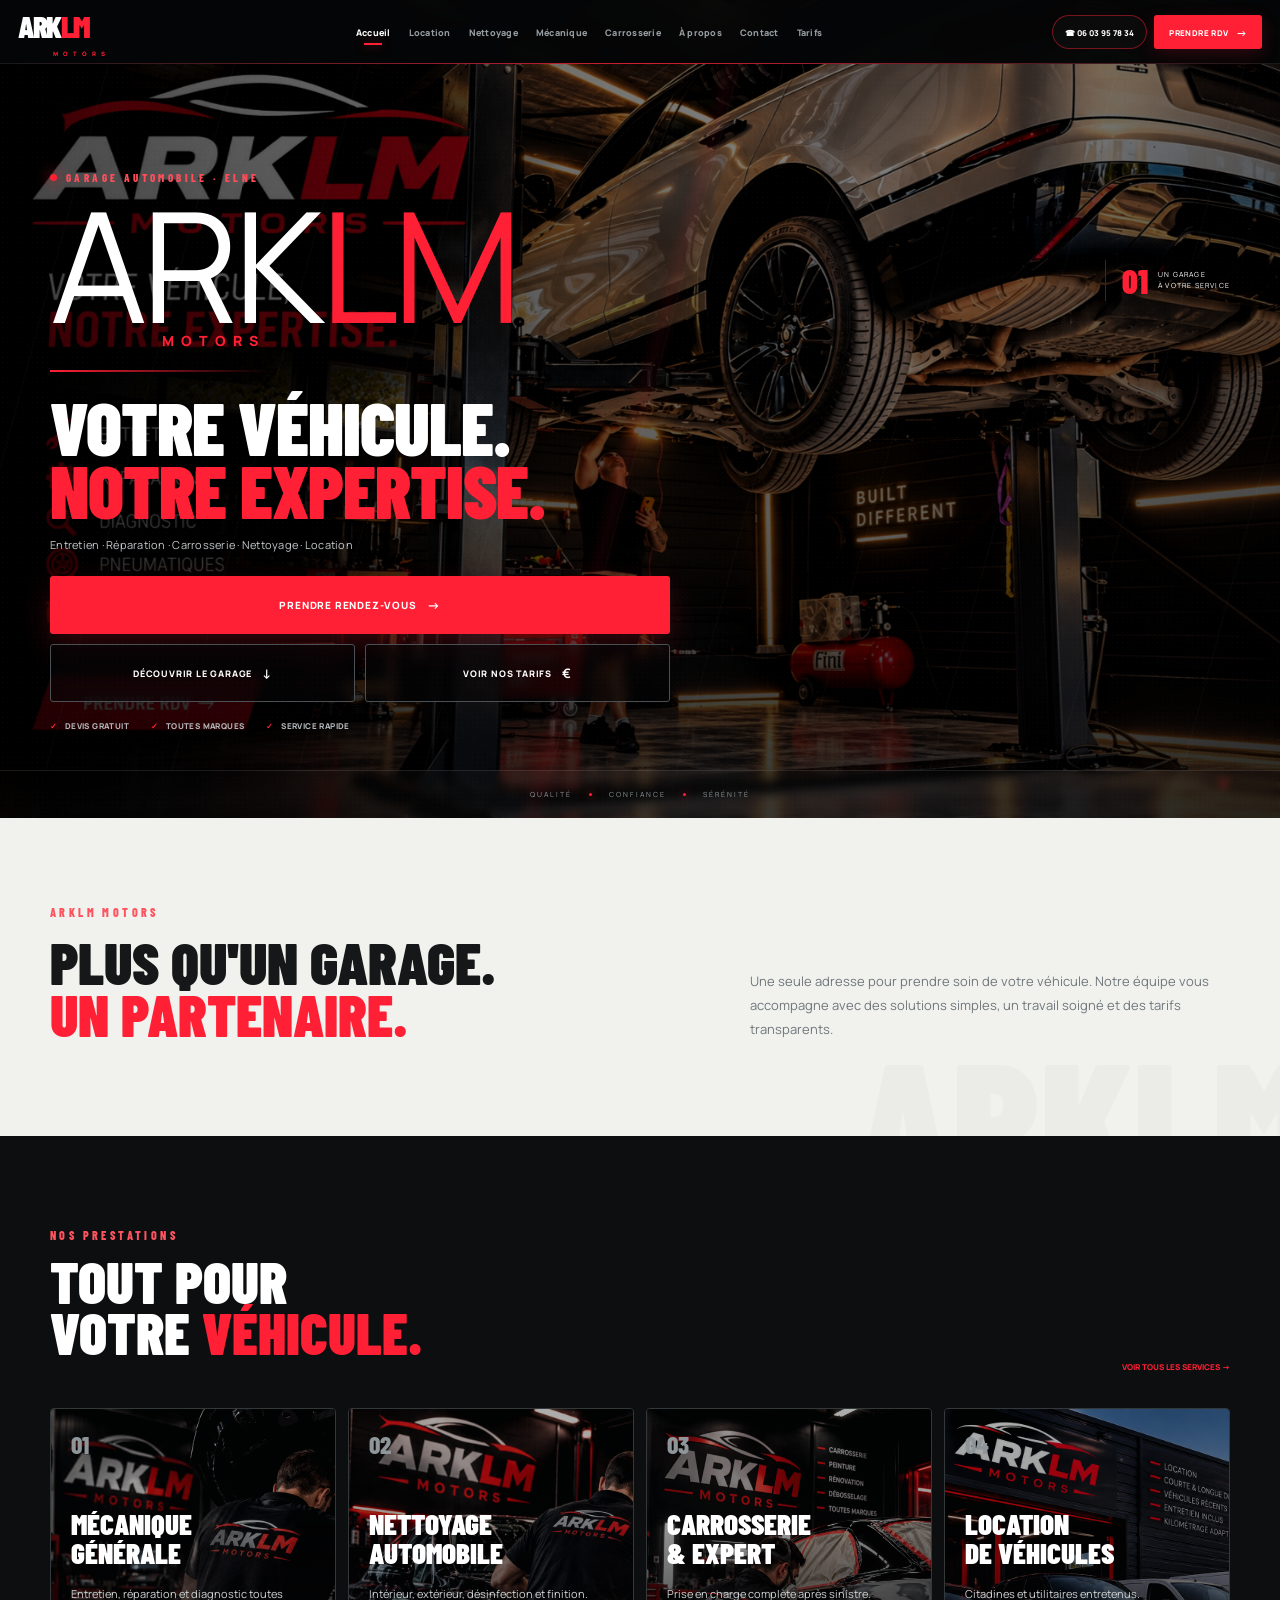
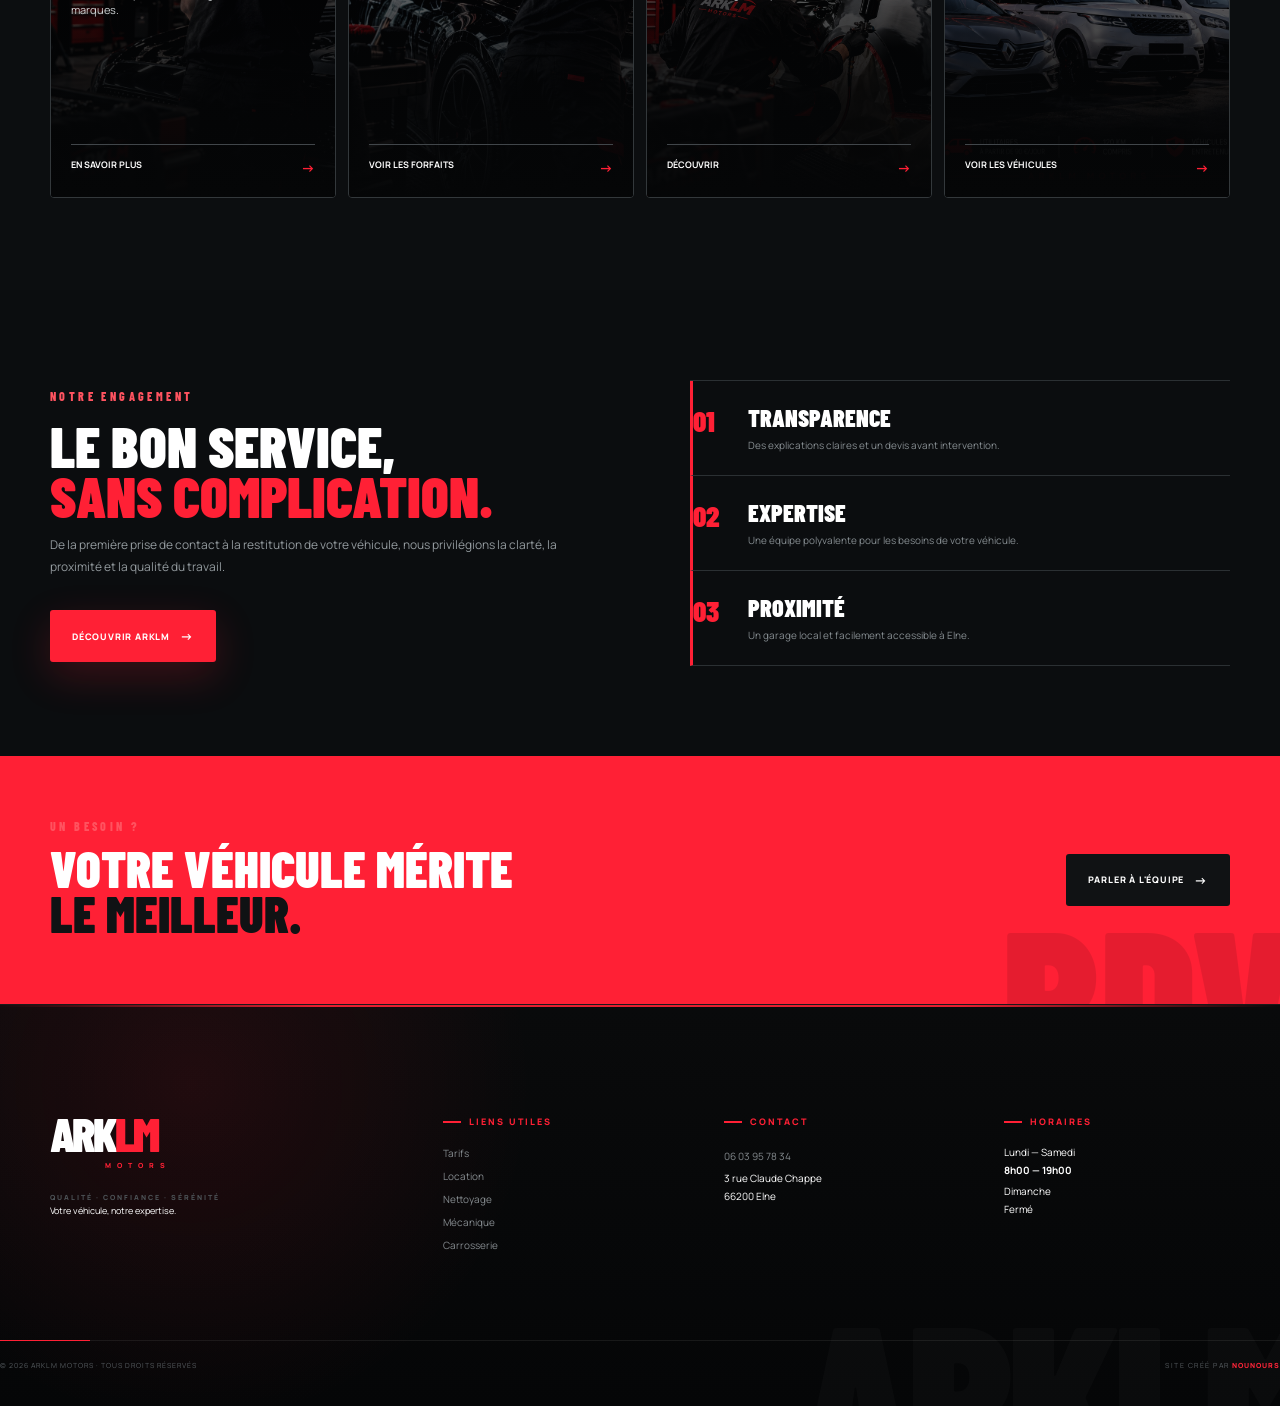
<file: index.html>
<!doctype html>
<html lang="fr">
<head>
  <meta charset="utf-8">
  <meta name="viewport" content="width=device-width,initial-scale=1">
  <meta name="description" content="ARKLM Motors — garage automobile multiservices à Elne.">
  <title>ARKLM Motors — Votre véhicule, notre expertise</title>
  <link rel="stylesheet" href="style.css">

<style id="arklm-home-premium">
/* =========================================================
   ARKLM — ACCUEIL PREMIUM / MOBILE FIRST
========================================================= */
.hero-new{
  min-height:720px;
}
.hero-photo{
  filter:brightness(.92) contrast(1.08) saturate(1.05);
}
.hero-vignette{
  background:
    linear-gradient(180deg,rgba(0,0,0,.28) 0%,rgba(0,0,0,.42) 48%,rgba(0,0,0,.72) 100%),
    linear-gradient(90deg,rgba(0,0,0,.56) 0%,rgba(0,0,0,.18) 68%,rgba(0,0,0,.40) 100%);
}
.hero-new-copy{
  max-width:760px;
}
.hero-title{
  font-size:clamp(100px,12vw,168px);
  line-height:.72;
  letter-spacing:-5px;
}
.hero-subbrand{
  letter-spacing:7px;
  margin-top:12px;
}
.hero-new h1{
  font-size:clamp(46px,5.8vw,78px);
  line-height:.84;
  letter-spacing:-1px;
  margin:20px 0 13px;
}
.hero-new-copy > p{
  font-size:11px;
  letter-spacing:.25px;
  color:#c4c8ca;
}
.hero-actions{
  display:grid;
  grid-template-columns:minmax(0,1fr) minmax(0,1fr);
  gap:10px;
  max-width:620px;
  margin-top:24px;
}
.hero-actions .hero-btn{
  min-height:58px;
}
.hero-actions .hero-btn.primary{
  grid-column:1/-1;
  font-size:10px;
  box-shadow:0 12px 30px rgba(255,31,52,.20);
}
.hero-actions .hero-btn.secondary{
  background:rgba(5,6,7,.60);
  backdrop-filter:blur(5px);
}
.hero-trust{
  max-width:620px;
  margin-top:18px;
}
.hero-trust span{
  font-size:8px;
  letter-spacing:.4px;
}
.hero-bottom{
  background:linear-gradient(90deg,transparent,rgba(255,255,255,.03),transparent);
}

/* Statement plus compact services transition */
.statement{
  position:relative;
  overflow:hidden;
}
.statement:after{
  content:"ARKLM";
  position:absolute;
  right:-35px;
  bottom:-55px;
  font:900 180px/.8 "Barlow Condensed";
  color:rgba(0,0,0,.025);
  pointer-events:none;
}
.services .section-head{
  align-items:flex-end;
}
.service-card{
  min-height:390px;
  transition:transform .25s ease,box-shadow .25s ease;
}
.service-card:hover{
  transform:translateY(-5px);
  box-shadow:0 20px 45px rgba(0,0,0,.18);
}
.service-card img{
  filter:brightness(.78) contrast(1.08) saturate(1.06);
  transition:transform .45s ease,filter .3s ease;
}
.service-card:hover img{
  transform:scale(1.035);
  filter:brightness(.88) contrast(1.08) saturate(1.1);
}

/* Stronger promise section */
.home-promise{
  position:relative;
  overflow:hidden;
}
.promise-copy .hero-btn{
  margin-top:8px;
}
.promise-items > div{
  border-left:3px solid var(--red);
  transition:transform .2s ease,background .2s ease;
}
.promise-items > div:hover{
  transform:translateX(5px);
  background:rgba(255,255,255,.025);
}

/* Stronger CTA */
.home-cta{
  position:relative;
  overflow:hidden;
}
.home-cta:after{
  content:"RDV";
  position:absolute;
  right:-15px;
  bottom:-65px;
  font:900 200px/.75 "Barlow Condensed";
  color:rgba(0,0,0,.10);
  pointer-events:none;
}
.home-cta-inner{
  position:relative;
  z-index:2;
}

@media(max-width:650px){
  .hero-new{
    min-height:820px;
  }
  .hero-photo{
    filter:brightness(.98) contrast(1.06) saturate(1.03);
  }
  .hero-vignette{
    background:
      linear-gradient(180deg,rgba(0,0,0,.22) 0%,rgba(0,0,0,.36) 45%,rgba(0,0,0,.80) 100%),
      linear-gradient(90deg,rgba(0,0,0,.52),rgba(0,0,0,.20),rgba(0,0,0,.46));
  }
  .hero-new-inner{
    padding-top:25px;
    padding-bottom:75px;
  }
  .hero-new-copy{
    max-width:none;
  }
  .hero-title{
    font-size:88px;
    letter-spacing:-4px;
    line-height:.72;
  }
  .hero-subbrand{
    font-size:7px;
    letter-spacing:6px;
    margin-top:10px;
  }
  .hero-rule{
    margin-top:17px;
  }
  .hero-new h1{
    font-size:43px;
    line-height:.86;
    margin:18px 0 12px;
  }
  .hero-new-copy > p{
    font-size:9px;
    line-height:1.6;
    max-width:320px;
  }

  /* 1 CTA dominant + 2 secondary actions */
  .hero-actions{
    grid-template-columns:1fr;
    gap:7px;
    max-width:360px;
    margin:22px auto 0;
  }
  .hero-actions .hero-btn.primary{
    grid-column:auto;
    min-height:56px;
  }
  .hero-actions .hero-btn.secondary{
    min-height:48px;
  }
  .hero-trust{
    max-width:360px;
    margin:16px auto 0;
    gap:10px;
  }
  .hero-trust span{
    font-size:6.5px;
  }
  .hero-side{
    display:none;
  }

  .statement{
    padding-top:58px;
    padding-bottom:58px;
  }
  .statement-inner{
    gap:24px;
  }
  .statement h2{
    font-size:52px;
  }
  .statement p{
    font-size:10px;
    line-height:1.8;
  }

  .services{
    padding-top:60px;
    padding-bottom:60px;
  }
  .services .section-head{
    display:block;
  }
  .services .section-head .red-link{
    display:inline-block;
    margin-top:20px;
  }
  .service-grid{
    gap:10px;
  }
  .service-card{
    min-height:300px;
  }
  .service-content h3{
    font-size:39px;
  }

  .home-promise{
    padding-top:60px;
    padding-bottom:60px;
  }
  .promise-grid{
    gap:32px;
  }
  .promise-copy h2{
    font-size:52px;
  }
  .promise-copy p{
    font-size:10px;
    line-height:1.8;
  }
  .promise-items{
    gap:7px;
  }

  .home-cta{
    padding-top:55px;
    padding-bottom:55px;
  }
  .home-cta h2{
    font-size:47px;
  }
}
</style>


<style id="arklm-mobile-bar-pro">
/* =========================================================
   ARKLM — BARRE MOBILE INTÉGRÉE
========================================================= */
.mobile-bar{
  position:fixed;
  z-index:9999;
  left:0;
  right:0;
  bottom:0;
  width:100%;
  height:62px;
  display:grid;
  grid-template-columns:1fr 1fr;
  padding:0;
  gap:0;
  background:rgba(7,9,10,.97);
  border-top:1px solid rgba(255,255,255,.16);
  box-shadow:0 -8px 25px rgba(0,0,0,.28);
  backdrop-filter:blur(10px);
  -webkit-backdrop-filter:blur(10px);
  overflow:hidden;
}

.mobile-action{
  min-width:0;
  height:100%;
  display:flex;
  flex-direction:column;
  align-items:center;
  justify-content:center;
  gap:4px;
  color:#fff;
  text-decoration:none;
  border:0;
  border-right:1px solid rgba(255,255,255,.13);
  background:transparent;
  transition:background .2s ease;
}

.mobile-action:last-child{
  border-right:0;
}

.mobile-action:active{
  background:rgba(255,255,255,.07);
}

.mobile-icon{
  width:22px;
  height:21px;
  display:flex;
  align-items:center;
  justify-content:center;
  color:#fff;
  font-size:15px;
  line-height:1;
}

.mobile-action small{
  color:#bfc3c5;
  font:900 7px/1 "Manrope";
  letter-spacing:.65px;
}


body{
  padding-bottom:62px;
}

@media(min-width:651px){
  .mobile-bar{display:none;}
  body{padding-bottom:0;}
}

@media(max-width:650px){
  .mobile-bar{
    height:62px;
    padding-bottom:env(safe-area-inset-bottom);
    box-sizing:content-box;
  }
  body{
    padding-bottom:calc(62px + env(safe-area-inset-bottom));
  }
}
</style>


<style id="arklm-menu-premium">
@media(max-width:650px){

  .nav nav{
    position:fixed !important;
    top:66px !important;
    left:0 !important;
    right:0 !important;
    width:100% !important;
    height:calc(100dvh - 66px) !important;
    box-sizing:border-box !important;
    margin:0 !important;
    padding:31px 24px 26px !important;
    display:flex !important;
    flex-direction:column !important;
    justify-content:flex-start !important;
    gap:0 !important;
    overflow:hidden !important;
    visibility:hidden !important;
    opacity:0 !important;
    transform:translateY(-10px) !important;
    pointer-events:none !important;
    background:
      radial-gradient(circle at 90% 4%,rgba(255,31,52,.16),transparent 23%),
      radial-gradient(circle at 0 75%,rgba(255,31,52,.055),transparent 27%),
      #060708 !important;
    border-top:1px solid rgba(255,255,255,.08) !important;
    transition:opacity .25s ease,transform .25s ease,visibility .25s ease !important;
    z-index:9998 !important;
  }

  .nav nav.open{
    visibility:visible !important;
    opacity:1 !important;
    transform:translateY(0) !important;
    pointer-events:auto !important;
  }

  .nav nav::before{
    content:"MENU";
    display:block;
    flex:0 0 auto;
    margin:0 0 15px 0;
    color:var(--red);
    font:900 9px/1 "Manrope";
    letter-spacing:4px;
  }

  .nav nav::after{
    content:"QUALITÉ · CONFIANCE · SÉRÉNITÉ";
    position:absolute;
    left:24px;
    bottom:21px;
    color:#4e5559;
    font:800 6.5px/1 "Manrope";
    letter-spacing:2px;
  }

  .nav nav a{
    position:relative !important;
    width:100% !important;
    height:auto !important;
    min-height:51px !important;
    box-sizing:border-box !important;
    display:flex !important;
    align-items:center !important;
    justify-content:flex-start !important;
    padding:0 38px 0 42px !important;
    margin:0 !important;
    border:0 !important;
    border-top:1px solid rgba(255,255,255,.09) !important;
    background:transparent !important;
    color:#f1f2f2 !important;
    font:900 16px/1 "Manrope" !important;
    letter-spacing:1.8px !important;
    text-decoration:none !important;
    transition:color .18s ease,padding .18s ease,background .18s ease !important;
  }

  .nav nav a:last-of-type{
    border-bottom:1px solid rgba(255,255,255,.09) !important;
  }

  .nav nav a::before{
    position:absolute;
    left:0;
    top:50%;
    transform:translateY(-50%);
    color:#50575b;
    font:900 10px/1 "Barlow Condensed";
    letter-spacing:1px;
    transition:color .18s ease;
  }

  .nav nav a:nth-child(1)::before{content:"01";}
  .nav nav a:nth-child(2)::before{content:"02";}
  .nav nav a:nth-child(3)::before{content:"03";}
  .nav nav a:nth-child(4)::before{content:"04";}
  .nav nav a:nth-child(5)::before{content:"05";}
  .nav nav a:nth-child(6)::before{content:"06";}
  .nav nav a:nth-child(7)::before{content:"07";}
  .nav nav a:nth-child(8)::before{content:"08";}

  .nav nav a::after{
    content:"→" !important;
    position:absolute !important;
    right:3px !important;
    top:50% !important;
    transform:translateY(-50%) translateX(-7px) !important;
    opacity:0 !important;
    color:var(--red) !important;
    font-size:15px !important;
    transition:opacity .18s ease,transform .18s ease !important;
  }

  .nav nav a:hover,
  .nav nav a:focus-visible{
    color:#fff !important;
    background:rgba(255,255,255,.025) !important;
    padding-left:49px !important;
  }

  .nav nav a:hover::before,
  .nav nav a:focus-visible::before{
    color:var(--red);
  }

  .nav nav a:hover::after,
  .nav nav a:focus-visible::after{
    opacity:1 !important;
    transform:translateY(-50%) translateX(0) !important;
  }

  .nav nav a.active{
    color:var(--red) !important;
    background:linear-gradient(90deg,rgba(255,31,52,.11),transparent 72%) !important;
    padding-left:49px !important;
  }

  .nav nav a.active::before{
    color:var(--red) !important;
  }

  .nav nav a.active::after{
    opacity:1 !important;
    transform:translateY(-50%) translateX(0) !important;
  }

  .mobile-menu-contact{
    margin-top:auto;
    margin-bottom:38px;
    padding:14px 16px 13px;
    border-left:2px solid var(--red);
    background:rgba(255,255,255,.025);
  }

  .mobile-menu-contact span{
    display:block;
    color:#72797d;
    font:900 7px/1 "Manrope";
    letter-spacing:2.5px;
    margin-bottom:7px;
  }

  .mobile-menu-contact a{
    display:block !important;
    min-height:0 !important;
    padding:0 !important;
    border:0 !important;
    background:none !important;
    color:#fff !important;
    font:900 24px/.9 "Barlow Condensed" !important;
    letter-spacing:1px !important;
  }

  .mobile-menu-contact a::before,
  .mobile-menu-contact a::after{
    display:none !important;
  }

  .mobile-menu-contact small{
    display:block;
    margin-top:7px;
    color:#62696d;
    font:700 7px/1 "Manrope";
    letter-spacing:1px;
  }

  .site-header:after{
    content:"";
    position:absolute;
    left:0;
    bottom:0;
    width:42px;
    height:2px;
    background:var(--red);
  }

  .menu-toggle{
    position:relative;
    z-index:10001;
    border-color:rgba(255,255,255,.25);
    background:rgba(255,255,255,.02);
  }

  .menu-toggle[aria-expanded="true"]{
    border-color:var(--red);
    background:rgba(255,31,52,.08);
  }
}
</style>

</head>
<body class="home-page">
<header class="site-header">
  <div class="container nav">
    <a class="brand" href="index.html"><span class="brand-mark">ARK<span>LM</span></span><small>MOTORS</small></a>
    <button class="menu-toggle" aria-label="Menu" aria-expanded="false"><span></span><span></span><span></span></button>
    <nav>
      <a class="active" href="index.html">Accueil</a>
      <a href="location.html">Location</a>
      <a href="nettoyage.html">Nettoyage</a>
      <a href="mecanique.html">Mécanique</a>
      <a href="carrosserie.html">Carrosserie</a>
      <a href="apropos.html">À propos</a>
      <a href="contact.html">Contact</a>
<div class="mobile-menu-contact">
  <span>BESOIN D'UN SERVICE ?</span>
  <a href="tel:+33603957834">06 03 95 78 34</a>
  <small>ELNE · PYRÉNÉES-ORIENTALES</small>
</div>
      <a href="tarifs.html">Tarifs</a>
    </nav>
    <div class="nav-actions"><a class="tel" href="tel:+33603957834">☎ 06 03 95 78 34</a><a class="nav-cta" href="contact.html">PRENDRE RDV <b>→</b></a></div>
  </div>
</header>

<main>
<section class="hero-new">
  <div class="hero-photo"></div>
  <div class="hero-vignette"></div>
  <div class="hero-lines"></div>
  <div class="container hero-new-inner">
    <div class="hero-new-copy">
      <div class="hero-kicker"><span></span> GARAGE AUTOMOBILE · ELNE</div>
      <div class="hero-title">ARK<span>LM</span></div>
      <div class="hero-subbrand">MOTORS</div>
      <div class="hero-rule"></div>
      <h1>VOTRE VÉHICULE.<br><em>NOTRE EXPERTISE.</em></h1>
      <p>Entretien · Réparation · Carrosserie · Nettoyage · Location</p>
      <div class="hero-actions">
        <a class="hero-btn primary" href="contact.html">PRENDRE RENDEZ-VOUS <b>→</b></a>
        <a class="hero-btn secondary" href="#services">DÉCOUVRIR LE GARAGE <b>↓</b></a>
        <a class="hero-btn secondary" href="tarifs.html">VOIR NOS TARIFS <b>€</b>
</a>
      </div>
      <div class="hero-trust">
        <span><b>✓</b> DEVIS GRATUIT</span>
        <span><b>✓</b> TOUTES MARQUES</span>
        <span><b>✓</b> SERVICE RAPIDE</span>
      </div>
    </div>
    <div class="hero-side">
      <div class="side-badge"><strong>01</strong><span>UN GARAGE<br>À VOTRE SERVICE</span></div>
      <div class="side-scroll">SCROLL <b>↓</b></div>
    </div>
  </div>
  <div class="hero-bottom"><span>QUALITÉ</span><i></i><span>CONFIANCE</span><i></i><span>SÉRÉNITÉ</span></div>
</section>

<section class="statement">
  <div class="container statement-inner">
    <div><span class="eyebrow dark">ARKLM MOTORS</span><h2>PLUS QU'UN GARAGE.<br><em>UN PARTENAIRE.</em></h2></div>
    <p>Une seule adresse pour prendre soin de votre véhicule. Notre équipe vous accompagne avec des solutions simples, un travail soigné et des tarifs transparents.</p>
  </div>
</section>

<section id="services" class="services section">
  <div class="container">
    <div class="section-head">
      <div><div class="eyebrow">NOS PRESTATIONS</div><h2>TOUT POUR<br>VOTRE <em>VÉHICULE.</em></h2></div>
      <a class="red-link" href="contact.html">VOIR TOUS LES SERVICES →</a>
    </div>
    <div class="service-grid">
      <a class="service-card" href="mecanique.html"><img src="assets/service-mechanic.jpg" alt="Mécanique automobile"><div class="shade"></div><div class="service-content"><span>01</span><h3>MÉCANIQUE<br>GÉNÉRALE</h3><p>Entretien, réparation et diagnostic toutes marques.</p><b>EN SAVOIR PLUS <i>→</i></b></div></a>
      <a class="service-card" href="nettoyage.html"><img src="assets/service-cleaning.jpg" alt="Nettoyage automobile"><div class="shade"></div><div class="service-content"><span>02</span><h3>NETTOYAGE<br>AUTOMOBILE</h3><p>Intérieur, extérieur, désinfection et finition.</p><b>VOIR LES FORFAITS <i>→</i></b></div></a>
      <a class="service-card" href="carrosserie.html"><img src="assets/service-body.jpg" alt="Carrosserie automobile"><div class="shade"></div><div class="service-content"><span>03</span><h3>CARROSSERIE<br>& EXPERT</h3><p>Prise en charge complète après sinistre.</p><b>DÉCOUVRIR <i>→</i></b></div></a>
      <a class="service-card" href="location.html"><img src="assets/service-location.jpg" alt="Location de véhicule"><div class="shade"></div><div class="service-content"><span>04</span><h3>LOCATION<br>DE VÉHICULES</h3><p>Citadines et utilitaires entretenus.</p><b>VOIR LES VÉHICULES <i>→</i></b></div></a>
    </div>
  </div>
</section>

<section class="home-promise">
  <div class="container promise-grid">
    <div class="promise-copy"><span class="eyebrow">NOTRE ENGAGEMENT</span><h2>LE BON SERVICE,<br><em>SANS COMPLICATION.</em></h2><p>De la première prise de contact à la restitution de votre véhicule, nous privilégions la clarté, la proximité et la qualité du travail.</p><a class="hero-btn primary" href="apropos.html">DÉCOUVRIR ARKLM <b>→</b></a></div>
    <div class="promise-items">
      <div><strong>01</strong><h3>TRANSPARENCE</h3><p>Des explications claires et un devis avant intervention.</p></div>
      <div><strong>02</strong><h3>EXPERTISE</h3><p>Une équipe polyvalente pour les besoins de votre véhicule.</p></div>
      <div><strong>03</strong><h3>PROXIMITÉ</h3><p>Un garage local et facilement accessible à Elne.</p></div>
    </div>
  </div>
</section>

<section class="home-cta"><div class="container home-cta-inner"><div><span class="eyebrow">UN BESOIN ?</span><h2>VOTRE VÉHICULE MÉRITE<br><em>LE MEILLEUR.</em></h2></div><a class="hero-btn primary" href="contact.html">PARLER À L'ÉQUIPE <b>→</b></a></div></section>
</main>

<footer>
  <div class="container footer-grid">
    <div><a class="brand footer-brand" href="index.html"><span class="brand-mark">ARK<span>LM</span></span><small>MOTORS</small></a><p>Votre véhicule, notre expertise.</p></div>
    <div><h4>LIENS UTILES</h4><a href="tarifs.html">Tarifs</a><a href="location.html">Location</a><a href="nettoyage.html">Nettoyage</a><a href="mecanique.html">Mécanique</a><a href="carrosserie.html">Carrosserie</a></div>
    <div><h4>CONTACT</h4><a href="tel:+33603957834">06 03 95 78 34</a><p>3 rue Claude Chappe<br>66200 Elne</p></div>
    <div><h4>HORAIRES</h4><p>Lundi — Samedi<br><b>8h00 — 19h00</b></p><p>Dimanche<br>Fermé</p></div>
  </div>
  <div class="footer-bottom">
    <p>
        © 2026 ARKLM MOTORS · TOUS DROITS RÉSERVÉS
    </p>

    <span>
        SITE CRÉÉ PAR <b>NOUNOURS</b>
    </span>
</div>
</footer>
<div class="mobile-bar">
  <a href="tel:+33603957834" class="mobile-action">
    <span class="mobile-icon">☎</span>
    <small>APPELER</small>
  </a>

  <a
    href="https://www.google.com/maps/dir/?api=1&destination=3+Rue+Claude+Chappe%2C+66200+Elne"
    class="mobile-action"
    aria-label="Ouvrir l'itinéraire vers ARKLM Motors"
  >
    <span class="mobile-icon">⌖</span>
    <small>ITINÉRAIRE</small>
  </a>
</div>

<script src="script.js"></script>
</body>
</html>
</file>
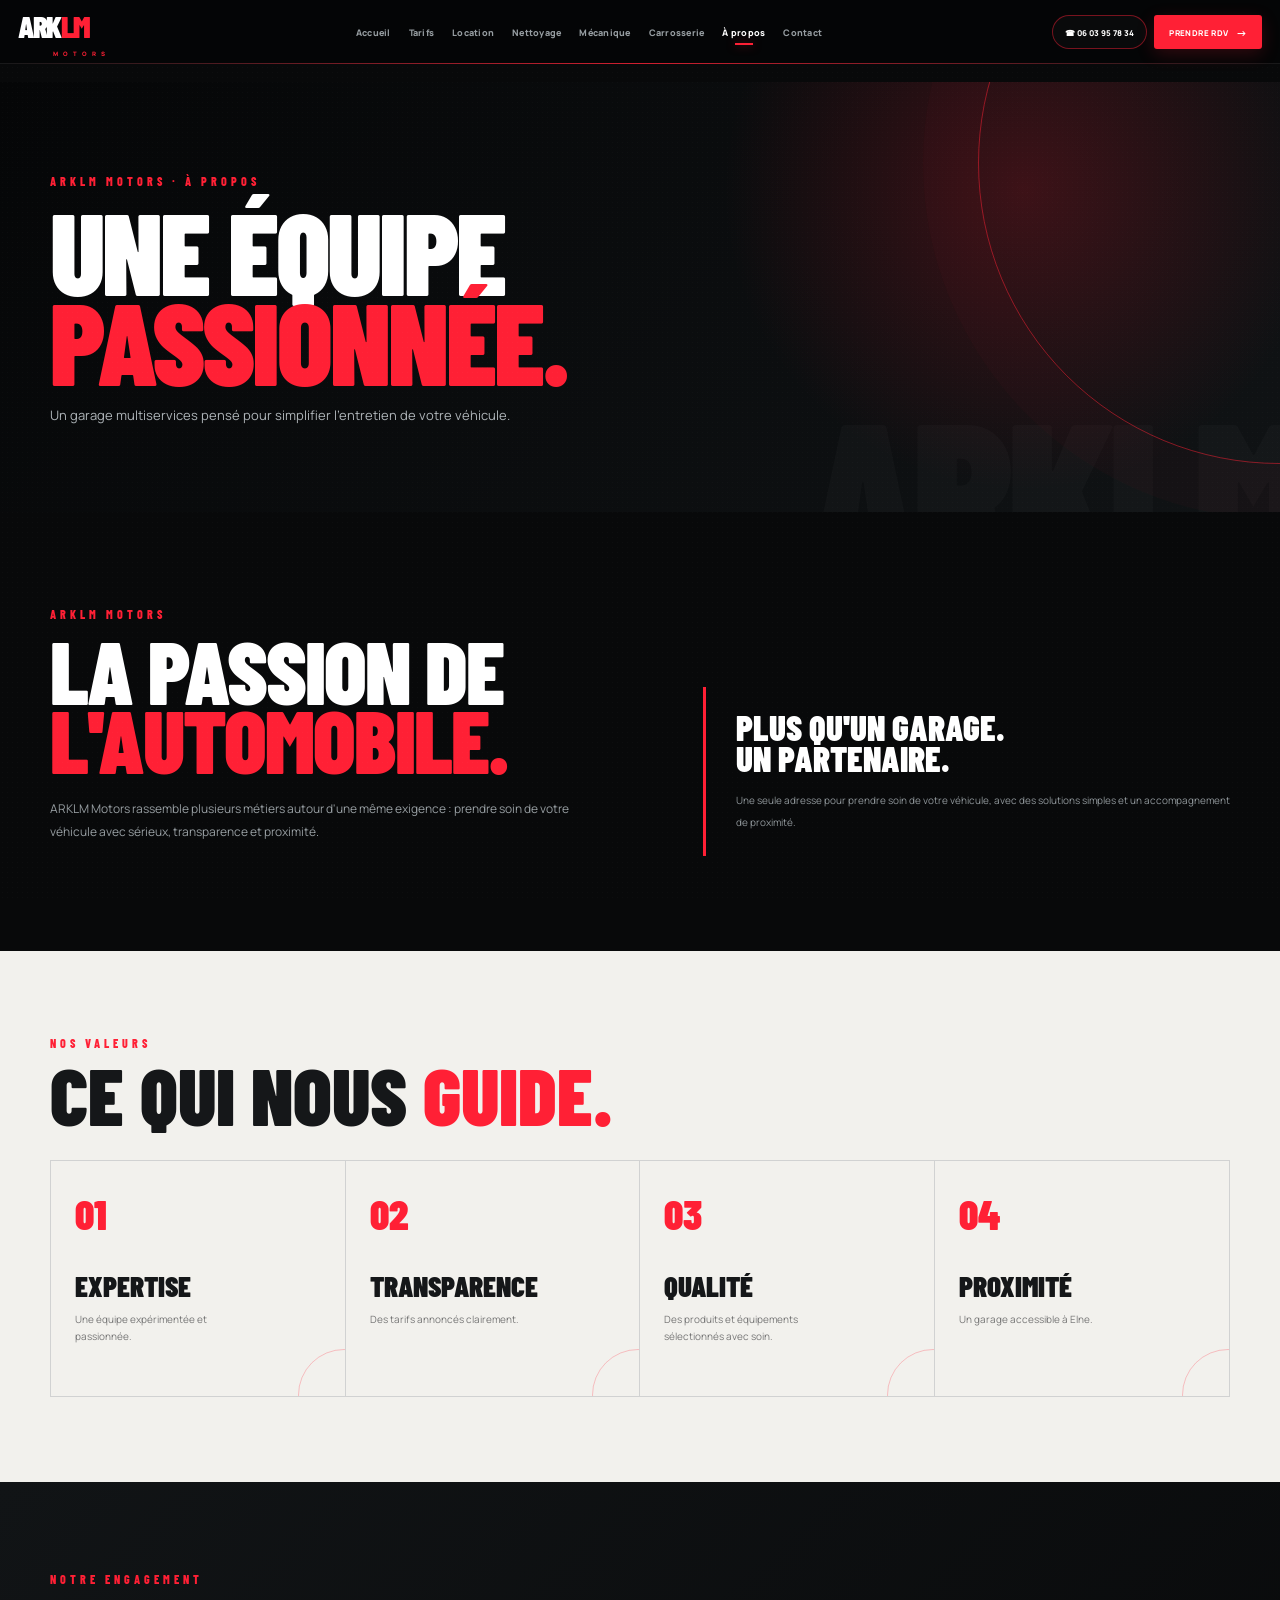
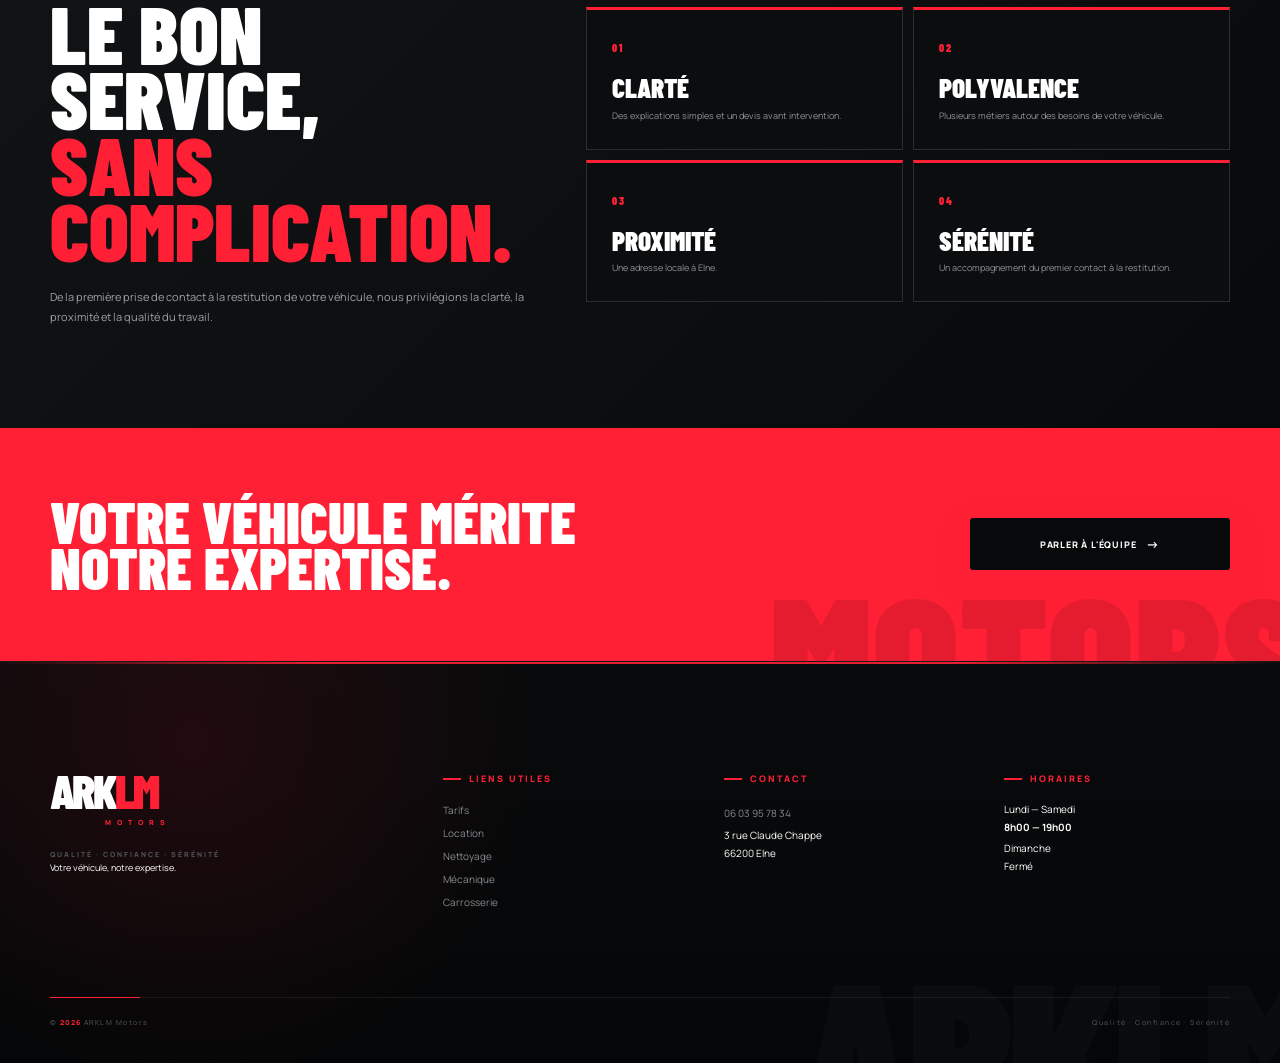
<file: apropos.html>
<!doctype html>
<html lang="fr">
<head>
<meta charset="utf-8">
<meta name="viewport" content="width=device-width,initial-scale=1">
<meta name="description" content="ARKLM Motors — À propos du garage automobile à Elne.">
<title>ARKLM Motors — À propos</title>
<link rel="stylesheet" href="style.css">
<style>
/* ===== ARKLM — PAGE À PROPOS PREMIUM ===== */
.about-page{background:#08090a;color:#fff}
.about-hero{margin-top:82px;min-height:430px;display:flex;align-items:flex-end;padding:80px 0 72px;position:relative;overflow:hidden;background:radial-gradient(circle at 80% 25%,rgba(255,32,53,.2),transparent 28%),linear-gradient(135deg,#050607,#101315)}
.about-hero:before{content:"ARKLM";position:absolute;right:-25px;bottom:-55px;font:900 210px/.75 "Barlow Condensed";color:rgba(255,255,255,.025);letter-spacing:-8px}
.about-hero:after{content:"";position:absolute;width:600px;height:600px;right:-300px;top:-220px;border:1px solid rgba(255,32,53,.5);border-radius:50%;box-shadow:0 0 0 55px rgba(255,32,53,.025)}
.about-hero .container{position:relative;z-index:2}
.about-hero .eyebrow{color:var(--red);letter-spacing:4px}
.about-hero h1{font:900 clamp(65px,9vw,118px)/.78 "Barlow Condensed";letter-spacing:-3px;margin:18px 0}
.about-hero h1 em{font-style:normal;color:var(--red)}
.about-hero p{max-width:520px;color:#aeb4b8;font-size:13px;line-height:1.8;margin:0}

.about-intro{padding:95px 0;background:#08090a}
.about-intro-grid{display:grid;grid-template-columns:1.05fr .95fr;gap:70px;align-items:end}
.about-intro .eyebrow{color:var(--red);letter-spacing:4px}
.about-intro h2{font:900 clamp(55px,7vw,88px)/.78 "Barlow Condensed";margin:15px 0 25px;letter-spacing:-2px}
.about-intro h2 em{font-style:normal;color:var(--red)}
.about-intro p{color:#969da1;font-size:12px;line-height:1.9;max-width:560px}
.about-statement{border-left:3px solid var(--red);padding:25px 0 25px 30px}
.about-statement strong{display:block;font:900 35px/.9 "Barlow Condensed";margin-bottom:12px}
.about-statement span{color:#8f969a;font-size:10px;line-height:1.7}

.about-values{padding:85px 0;background:#f2f1ed;color:#151719}
.about-values-head{margin-bottom:34px}
.about-values-head .eyebrow{color:var(--red);letter-spacing:4px}
.about-values-head h2{font:900 clamp(52px,7vw,80px)/.8 "Barlow Condensed";margin:12px 0}
.about-values-head h2 em{font-style:normal;color:var(--red)}
.about-values-grid{display:grid;grid-template-columns:repeat(4,1fr);border:1px solid #d1d2d2}
.about-value{min-height:235px;padding:27px 24px;border-right:1px solid #d1d2d2;position:relative;overflow:hidden}
.about-value:last-child{border-right:0}
.about-value:after{content:"";position:absolute;width:90px;height:90px;right:-45px;bottom:-45px;border:1px solid rgba(255,32,53,.25);border-radius:50%}
.about-value strong{color:var(--red);font:900 42px "Barlow Condensed"}
.about-value h3{font:900 29px/.9 "Barlow Condensed";margin:35px 0 12px}
.about-value p{font-size:10px;line-height:1.7;color:#777;max-width:180px}

.about-why{padding:90px 0;background:linear-gradient(135deg,#111416,#08090a)}
.about-why-grid{display:grid;grid-template-columns:.85fr 1.15fr;gap:60px;align-items:center}
.about-why .eyebrow{color:var(--red);letter-spacing:4px}
.about-why h2{font:900 clamp(52px,7vw,82px)/.8 "Barlow Condensed";margin:14px 0 25px}
.about-why h2 em{font-style:normal;color:var(--red)}
.about-why p{color:#9aa1a5;font-size:11px;line-height:1.8}
.about-points{display:grid;grid-template-columns:1fr 1fr;gap:10px}
.about-point{padding:25px;background:#0b0d0f;border:1px solid #292e31;border-top:3px solid var(--red)}
.about-point b{color:var(--red);font:900 11px "Barlow Condensed";letter-spacing:2px}
.about-point h3{font:900 27px/.9 "Barlow Condensed";margin:18px 0 8px}
.about-point p{font-size:9px;margin:0;color:#8d9498}

.about-cta{background:var(--red);padding:70px 0;position:relative;overflow:hidden}
.about-cta:after{content:"MOTORS";position:absolute;right:-25px;bottom:-65px;font:900 180px/.8 "Barlow Condensed";color:rgba(0,0,0,.1)}
.about-cta-inner{position:relative;z-index:2;display:flex;align-items:center;justify-content:space-between;gap:30px}
.about-cta h2{font:900 58px/.8 "Barlow Condensed";margin:0}
.about-cta .hero-btn{background:#08090a;color:#fff;min-width:260px}

@media(max-width:650px){
 .about-hero{margin-top:66px;min-height:330px;padding:65px 0 55px}
 .about-hero:before{font-size:110px;bottom:-30px}
 .about-hero h1{font-size:64px;letter-spacing:-1px}
 .about-hero p{font-size:11px}
 .about-intro{padding:65px 0}
 .about-intro-grid{grid-template-columns:1fr;gap:30px}
 .about-intro h2{font-size:54px}
 .about-statement{padding-left:20px}
 .about-statement strong{font-size:31px}
 .about-values{padding:60px 0}
 .about-values-head h2{font-size:52px}
 .about-values-grid{grid-template-columns:1fr 1fr}
 .about-value{min-height:205px;padding:22px 18px}
 .about-value:nth-child(2){border-right:0}
 .about-value:nth-child(-n+2){border-bottom:1px solid #d1d2d2}
 .about-value h3{font-size:25px;margin-top:28px}
 .about-why{padding:65px 0}
 .about-why-grid{grid-template-columns:1fr;gap:30px}
 .about-why h2{font-size:53px}
 .about-points{grid-template-columns:1fr 1fr}
 .about-point{padding:19px 15px}
 .about-point h3{font-size:23px}
 .about-cta{padding:55px 0}
 .about-cta-inner{flex-direction:column;align-items:stretch}
 .about-cta h2{font-size:48px}
 .about-cta .hero-btn{width:100%}
}
</style>
</head>

<body class="about-page-body">
<header class="site-header">
  <div class="container nav">
    <a class="brand" href="index.html"><span class="brand-mark">ARK<span>LM</span></span><small>MOTORS</small></a>
    <button class="menu-toggle" aria-label="Menu" aria-expanded="false"><span></span><span></span><span></span></button>
    <nav>
      <a href="index.html">Accueil</a>
      <a href="tarifs.html">Tarifs</a>
      <a href="location.html">Location</a>
      <a href="nettoyage.html">Nettoyage</a>
      <a href="mecanique.html">Mécanique</a>
      <a href="carrosserie.html">Carrosserie</a>
      <a class="active" href="apropos.html">À propos</a>
      <a href="contact.html">Contact</a>
    </nav>
    <div class="nav-actions"><a class="tel" href="tel:+33603957834">☎ 06 03 95 78 34</a><a class="nav-cta" href="contact.html">PRENDRE RDV <b>→</b></a></div>
  </div>
</header>

<main>
<section class="about-hero">
  <div class="container">
    <div class="eyebrow">ARKLM MOTORS · À PROPOS</div>
    <h1>UNE ÉQUIPE<br><em>PASSIONNÉE.</em></h1>
    <p>Un garage multiservices pensé pour simplifier l'entretien de votre véhicule.</p>
  </div>
</section>

<section class="about-intro">
  <div class="container about-intro-grid">
    <div>
      <div class="eyebrow">ARKLM MOTORS</div>
      <h2>LA PASSION DE<br><em>L'AUTOMOBILE.</em></h2>
      <p>ARKLM Motors rassemble plusieurs métiers autour d'une même exigence : prendre soin de votre véhicule avec sérieux, transparence et proximité.</p>
    </div>
    <div class="about-statement">
      <strong>PLUS QU'UN GARAGE.<br>UN PARTENAIRE.</strong>
      <span>Une seule adresse pour prendre soin de votre véhicule, avec des solutions simples et un accompagnement de proximité.</span>
    </div>
  </div>
</section>

<section class="about-values">
  <div class="container">
    <div class="about-values-head">
      <div class="eyebrow">NOS VALEURS</div>
      <h2>CE QUI NOUS <em>GUIDE.</em></h2>
    </div>
    <div class="about-values-grid">
      <article class="about-value"><strong>01</strong><h3>EXPERTISE</h3><p>Une équipe expérimentée et passionnée.</p></article>
      <article class="about-value"><strong>02</strong><h3>TRANSPARENCE</h3><p>Des tarifs annoncés clairement.</p></article>
      <article class="about-value"><strong>03</strong><h3>QUALITÉ</h3><p>Des produits et équipements sélectionnés avec soin.</p></article>
      <article class="about-value"><strong>04</strong><h3>PROXIMITÉ</h3><p>Un garage accessible à Elne.</p></article>
    </div>
  </div>
</section>

<section class="about-why">
  <div class="container about-why-grid">
    <div>
      <div class="eyebrow">NOTRE ENGAGEMENT</div>
      <h2>LE BON SERVICE,<br><em>SANS COMPLICATION.</em></h2>
      <p>De la première prise de contact à la restitution de votre véhicule, nous privilégions la clarté, la proximité et la qualité du travail.</p>
    </div>
    <div class="about-points">
      <article class="about-point"><b>01</b><h3>CLARTÉ</h3><p>Des explications simples et un devis avant intervention.</p></article>
      <article class="about-point"><b>02</b><h3>POLYVALENCE</h3><p>Plusieurs métiers autour des besoins de votre véhicule.</p></article>
      <article class="about-point"><b>03</b><h3>PROXIMITÉ</h3><p>Une adresse locale à Elne.</p></article>
      <article class="about-point"><b>04</b><h3>SÉRÉNITÉ</h3><p>Un accompagnement du premier contact à la restitution.</p></article>
    </div>
  </div>
</section>

<section class="about-cta">
  <div class="container about-cta-inner">
    <h2>VOTRE VÉHICULE MÉRITE<br>NOTRE EXPERTISE.</h2>
    <a class="hero-btn primary" href="contact.html">PARLER À L'ÉQUIPE <b>→</b></a>
  </div>
</section>
</main>

<footer>
  <div class="container footer-grid">
    <div><a class="brand footer-brand" href="index.html"><span class="brand-mark">ARK<span>LM</span></span><small>MOTORS</small></a><p>Votre véhicule, notre expertise.</p></div>
    <div><h4>LIENS UTILES</h4><a href="tarifs.html">Tarifs</a><a href="location.html">Location</a><a href="nettoyage.html">Nettoyage</a><a href="mecanique.html">Mécanique</a><a href="carrosserie.html">Carrosserie</a></div>
    <div><h4>CONTACT</h4><a href="tel:+33603957834">06 03 95 78 34</a><p>3 rue Claude Chappe<br>66200 Elne</p></div>
    <div><h4>HORAIRES</h4><p>Lundi — Samedi<br><b>8h00 — 19h00</b></p><p>Dimanche<br>Fermé</p></div>
  </div>
  <div class="container footer-bottom"><span>© <b id="year"></b> ARKLM Motors</span><span>Qualité · Confiance · Sérénité</span></div>
</footer>

<a class="mobile-bar" href="tel:+33603957834"><span>☎<small>Appeler</small></span><span>⌖<small>Itinéraire</small></span><span>▣<small>Prendre RDV</small></span></a>
<script src="script.js"></script>
</body>
</html>
</file>
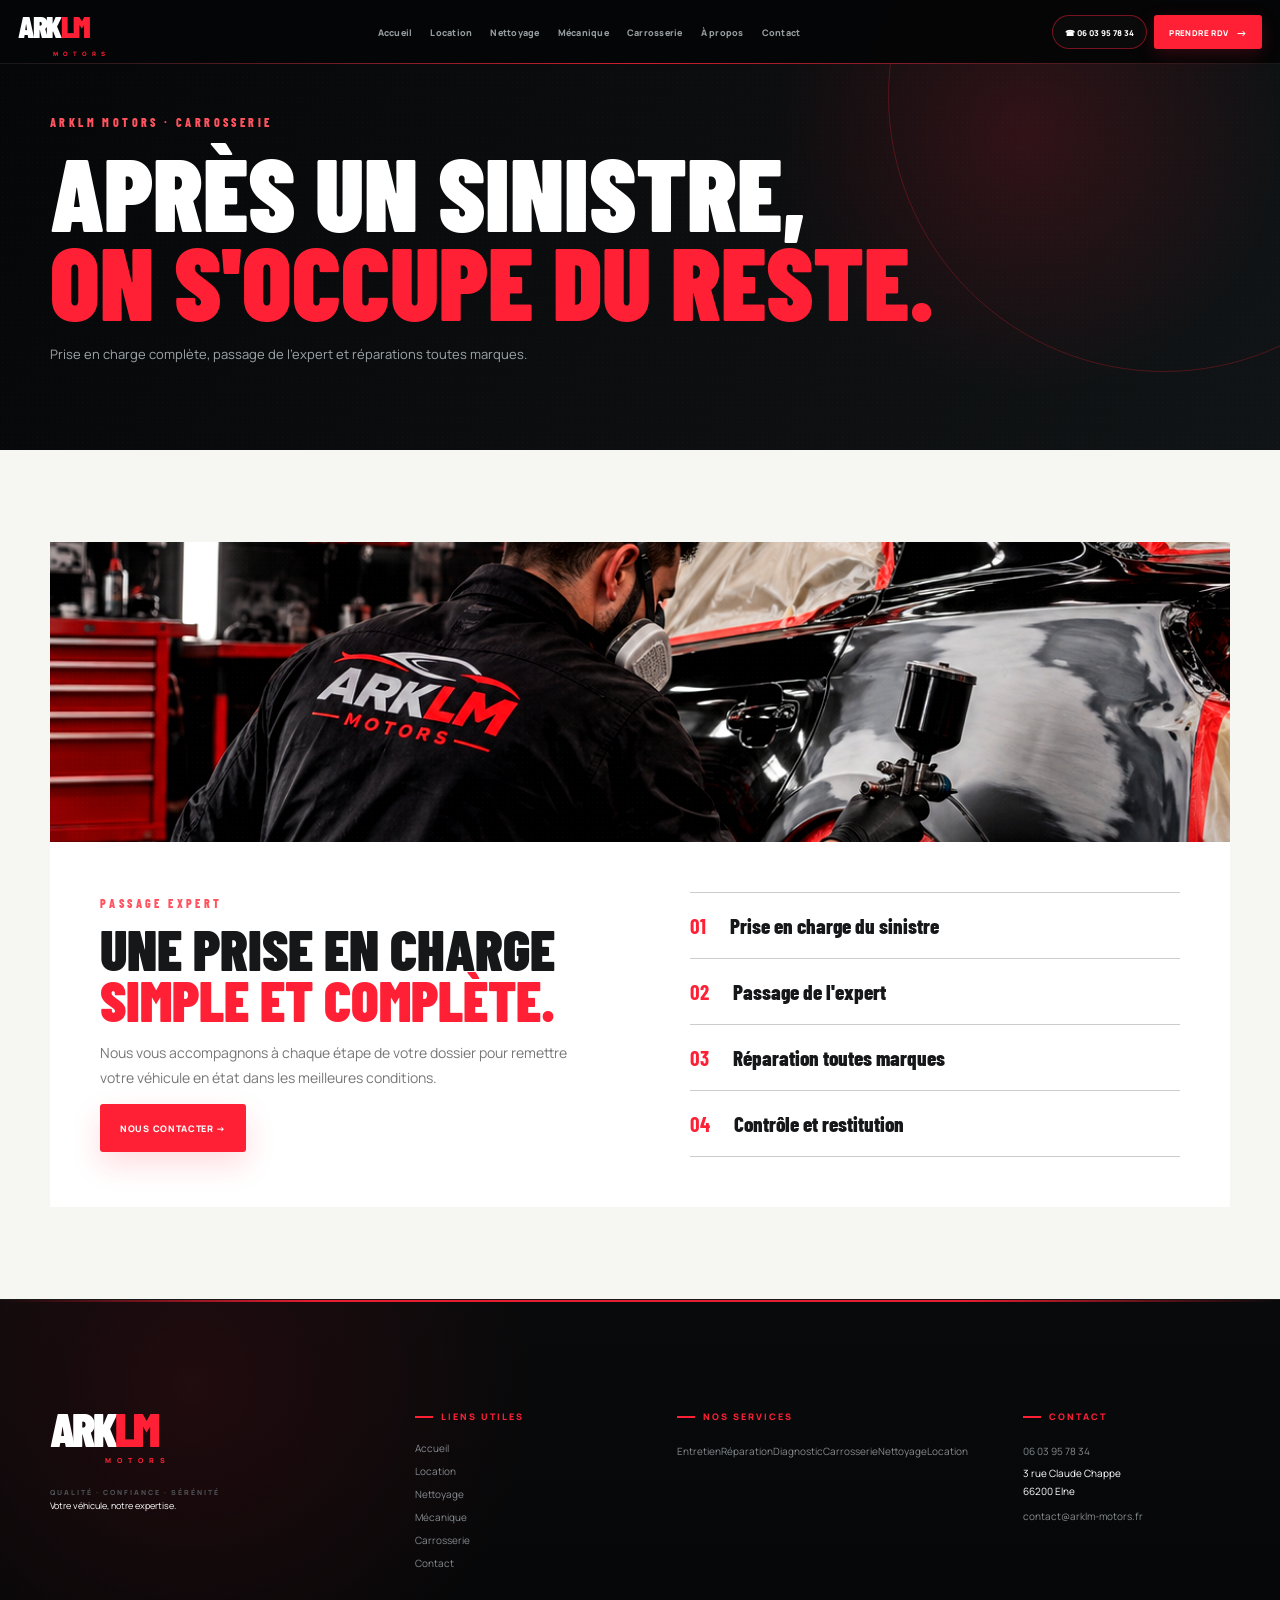
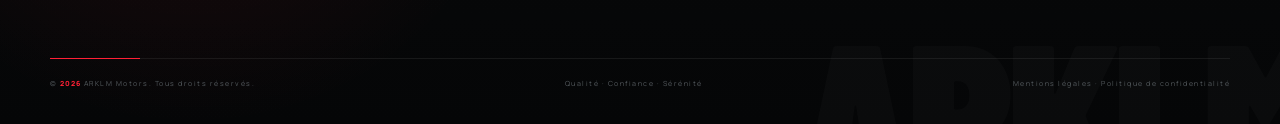
<file: carrosserie.html>
<!doctype html><html lang="fr"><head><meta charset="utf-8"><meta name="viewport" content="width=device-width,initial-scale=1"><title>Carrosserie | ARKLM Motors</title><link rel="stylesheet" href="style.css"></head><body><header class="site-header">
  <div class="container nav">
    <a class="brand" href="index.html"><span class="brand-mark">ARK<span>LM</span></span><small>MOTORS</small></a>
    <button class="menu-toggle" aria-label="Menu" aria-expanded="false"><span></span><span></span><span></span></button>
    <nav>
      <a href="index.html">Accueil</a><a href="location.html">Location</a><a href="nettoyage.html">Nettoyage</a><a href="mecanique.html">Mécanique</a><a href="carrosserie.html">Carrosserie</a><a href="apropos.html">À propos</a><a href="contact.html">Contact</a>
    </nav>
    <div class="nav-actions"><a class="tel" href="tel:+33603957834">☎ 06 03 95 78 34</a><a class="nav-cta" href="contact.html">PRENDRE RDV <b>→</b></a></div>
  </div>
</header><main><section class="inner-hero"><div class="container"><div class="eyebrow">ARKLM MOTORS · CARROSSERIE</div><h1>APRÈS UN SINISTRE,<br><em>ON S'OCCUPE DU RESTE.</em></h1><p>Prise en charge complète, passage de l'expert et réparations toutes marques.</p></div></section><section class="section"><div class="container body-feature"><img src="assets/service-body.jpg" alt="Carrosserie automobile ARKLM Motors"><div class="split"><div><div class="eyebrow dark">PASSAGE EXPERT</div><h2>UNE PRISE EN CHARGE<br><em>SIMPLE ET COMPLÈTE.</em></h2><p>Nous vous accompagnons à chaque étape de votre dossier pour remettre votre véhicule en état dans les meilleures conditions.</p><a class="btn red" href="contact.html">NOUS CONTACTER →</a></div><div class="steps"><div><b>01</b> Prise en charge du sinistre</div><div><b>02</b> Passage de l'expert</div><div><b>03</b> Réparation toutes marques</div><div><b>04</b> Contrôle et restitution</div></div></div></section></main><footer>
  <div class="container footer-grid">
    <div><a class="brand footer-brand" href="index.html"><span class="brand-mark">ARK<span>LM</span></span><small>MOTORS</small></a><p>Votre véhicule, notre expertise.</p></div>
    <div><h4>LIENS UTILES</h4><a href="index.html">Accueil</a><a href="location.html">Location</a><a href="nettoyage.html">Nettoyage</a><a href="mecanique.html">Mécanique</a><a href="carrosserie.html">Carrosserie</a><a href="contact.html">Contact</a></div>
    <div><h4>NOS SERVICES</h4><a href="mecanique.html">Entretien</a><a href="mecanique.html">Réparation</a><a href="mecanique.html">Diagnostic</a><a href="carrosserie.html">Carrosserie</a><a href="nettoyage.html">Nettoyage</a><a href="location.html">Location</a></div>
    <div><h4>CONTACT</h4><a href="tel:+33603957834">06 03 95 78 34</a><p>3 rue Claude Chappe<br>66200 Elne</p><a href="mailto:contact@arklm-motors.fr">contact@arklm-motors.fr</a></div>
  </div>
  <div class="container footer-bottom"><span>© <b id="year"></b> ARKLM Motors. Tous droits réservés.</span><span>Qualité · Confiance · Sérénité</span><span>Mentions légales · Politique de confidentialité</span></div>
</footer>
<a class="mobile-bar" href="tel:+33603957834"><span>☎<small>Appeler</small></span><span>⌖<small>Itinéraire</small></span><span>▣<small>Prendre RDV</small></span></a><script src="script.js"></script></body></html>
</file>
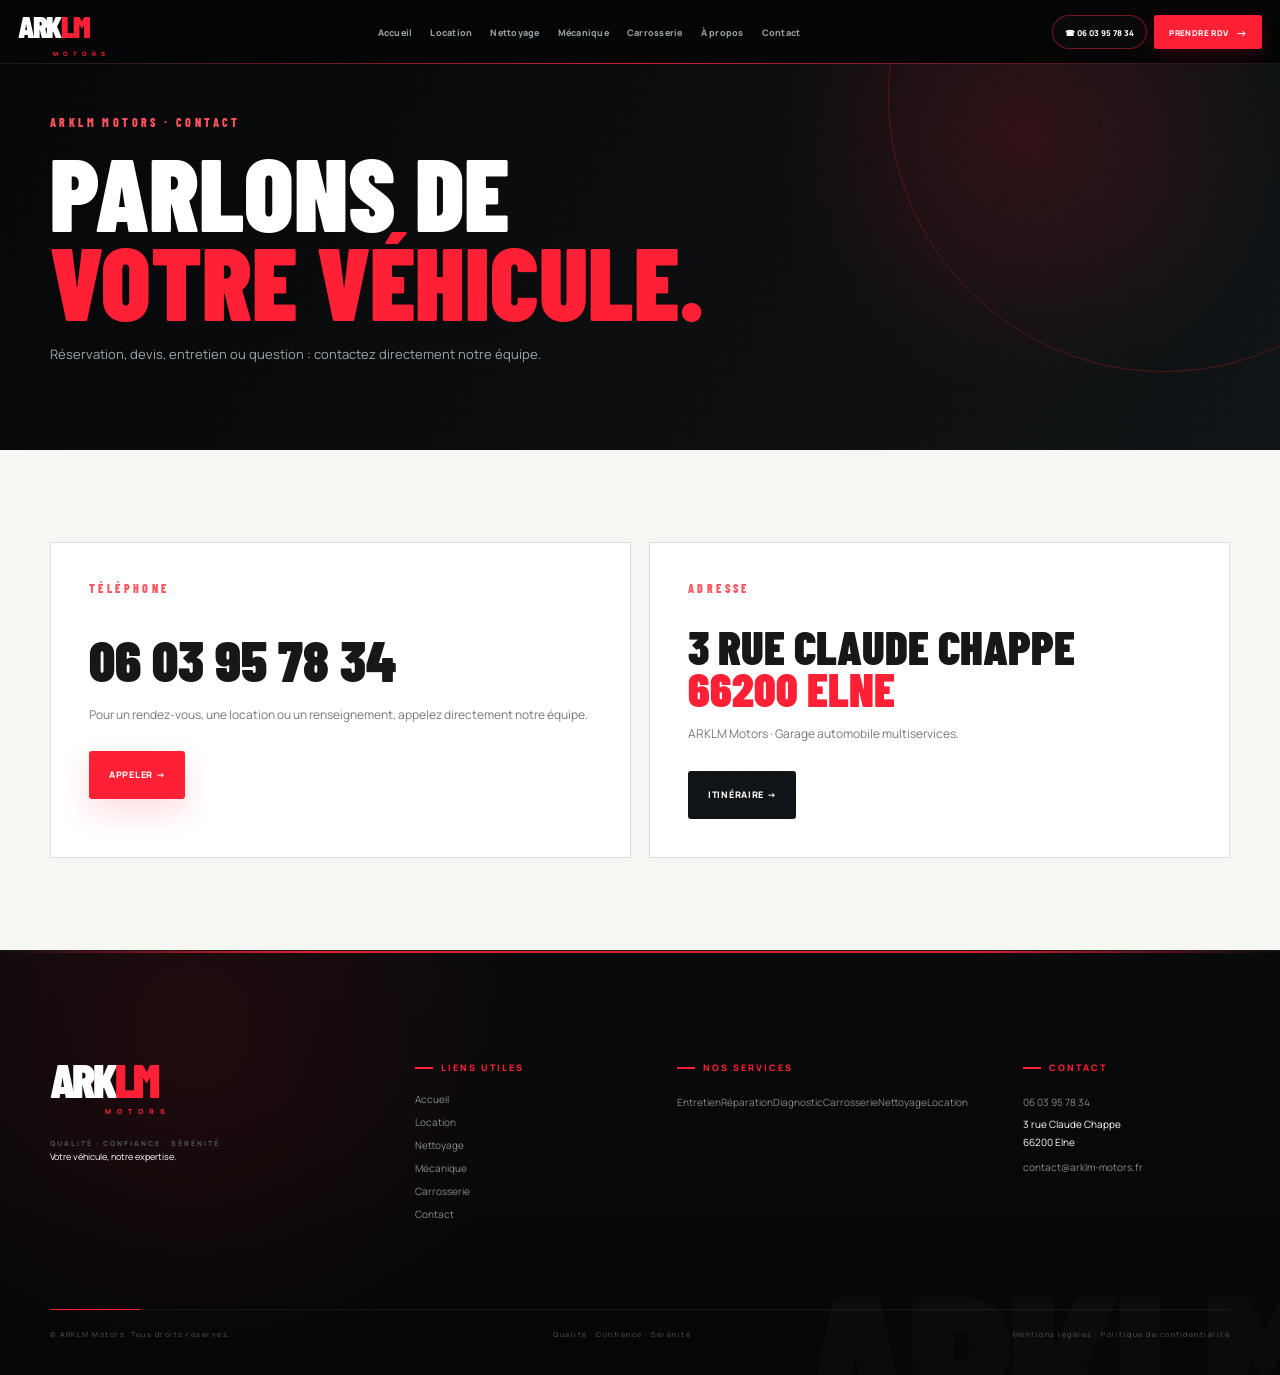
<file: contact.html>
<!doctype html><html lang="fr"><head><meta charset="utf-8"><meta name="viewport" content="width=device-width,initial-scale=1"><title>Contact | ARKLM Motors</title><link rel="stylesheet" href="style.css"></head><body><header class="site-header">
  <div class="container nav">
    <a class="brand" href="index.html"><span class="brand-mark">ARK<span>LM</span></span><small>MOTORS</small></a>
    <button class="menu-toggle" aria-label="Menu" aria-expanded="false"><span></span><span></span><span></span></button>
    <nav>
      <a href="index.html">Accueil</a><a href="location.html">Location</a><a href="nettoyage.html">Nettoyage</a><a href="mecanique.html">Mécanique</a><a href="carrosserie.html">Carrosserie</a><a href="apropos.html">À propos</a><a href="contact.html">Contact</a>
    </nav>
    <div class="nav-actions"><a class="tel" href="tel:+33603957834">☎ 06 03 95 78 34</a><a class="nav-cta" href="contact.html">PRENDRE RDV <b>→</b></a></div>
  </div>
</header><main><section class="inner-hero"><div class="container"><div class="eyebrow">ARKLM MOTORS · CONTACT</div><h1>PARLONS DE<br><em>VOTRE VÉHICULE.</em></h1><p>Réservation, devis, entretien ou question : contactez directement notre équipe.</p></div></section><section class="section"><div class="container contact-grid"><div class="contact-card"><div class="eyebrow dark">TÉLÉPHONE</div><a class="big" href="tel:+33603957834">06 03 95 78 34</a><p>Pour un rendez-vous, une location ou un renseignement, appelez directement notre équipe.</p><a class="btn red" href="tel:+33603957834">APPELER →</a></div><div class="contact-card"><div class="eyebrow dark">ADRESSE</div><h2>3 RUE CLAUDE CHAPPE<br><em>66200 ELNE</em></h2><p>ARKLM Motors · Garage automobile multiservices.</p><a class="btn dark" target="_blank" href="https://www.google.com/maps/search/?api=1&query=3+rue+Claude+Chappe+66200+Elne">ITINÉRAIRE →</a></div></div></section></main><footer>
  <div class="container footer-grid">
    <div><a class="brand footer-brand" href="index.html"><span class="brand-mark">ARK<span>LM</span></span><small>MOTORS</small></a><p>Votre véhicule, notre expertise.</p></div>
    <div><h4>LIENS UTILES</h4><a href="index.html">Accueil</a><a href="location.html">Location</a><a href="nettoyage.html">Nettoyage</a><a href="mecanique.html">Mécanique</a><a href="carrosserie.html">Carrosserie</a><a href="contact.html">Contact</a></div>
    <div><h4>NOS SERVICES</h4><a href="mecanique.html">Entretien</a><a href="mecanique.html">Réparation</a><a href="mecanique.html">Diagnostic</a><a href="carrosserie.html">Carrosserie</a><a href="nettoyage.html">Nettoyage</a><a href="location.html">Location</a></div>
    <div><h4>CONTACT</h4><a href="tel:+33603957834">06 03 95 78 34</a><p>3 rue Claude Chappe<br>66200 Elne</p><a href="mailto:contact@arklm-motors.fr">contact@arklm-motors.fr</a></div>
  </div>
  <div class="container footer-bottom"><span>© <b id="year"></b> ARKLM Motors. Tous droits réservés.</span><span>Qualité · Confiance · Sérénité</span><span>Mentions légales · Politique de confidentialité</span></div>
</footer>
<div class="mobile-bar">

  <a
    href="tel:+33603957834"
    class="mobile-action"
  >
    <span class="mobile-icon">☎</span>
    <small>APPELER</small>
  </a>

  <a
    href="https://www.google.com/maps/dir/?api=1&destination=3+Rue+Claude+Chappe%2C+66200+Elne"
    class="mobile-action"
    aria-label="Ouvrir l'itinéraire vers ARKLM Motors"
  >
    <span class="mobile-icon">⌖</span>
    <small>ITINÉRAIRE</small>
  </a>

</div>
</file>
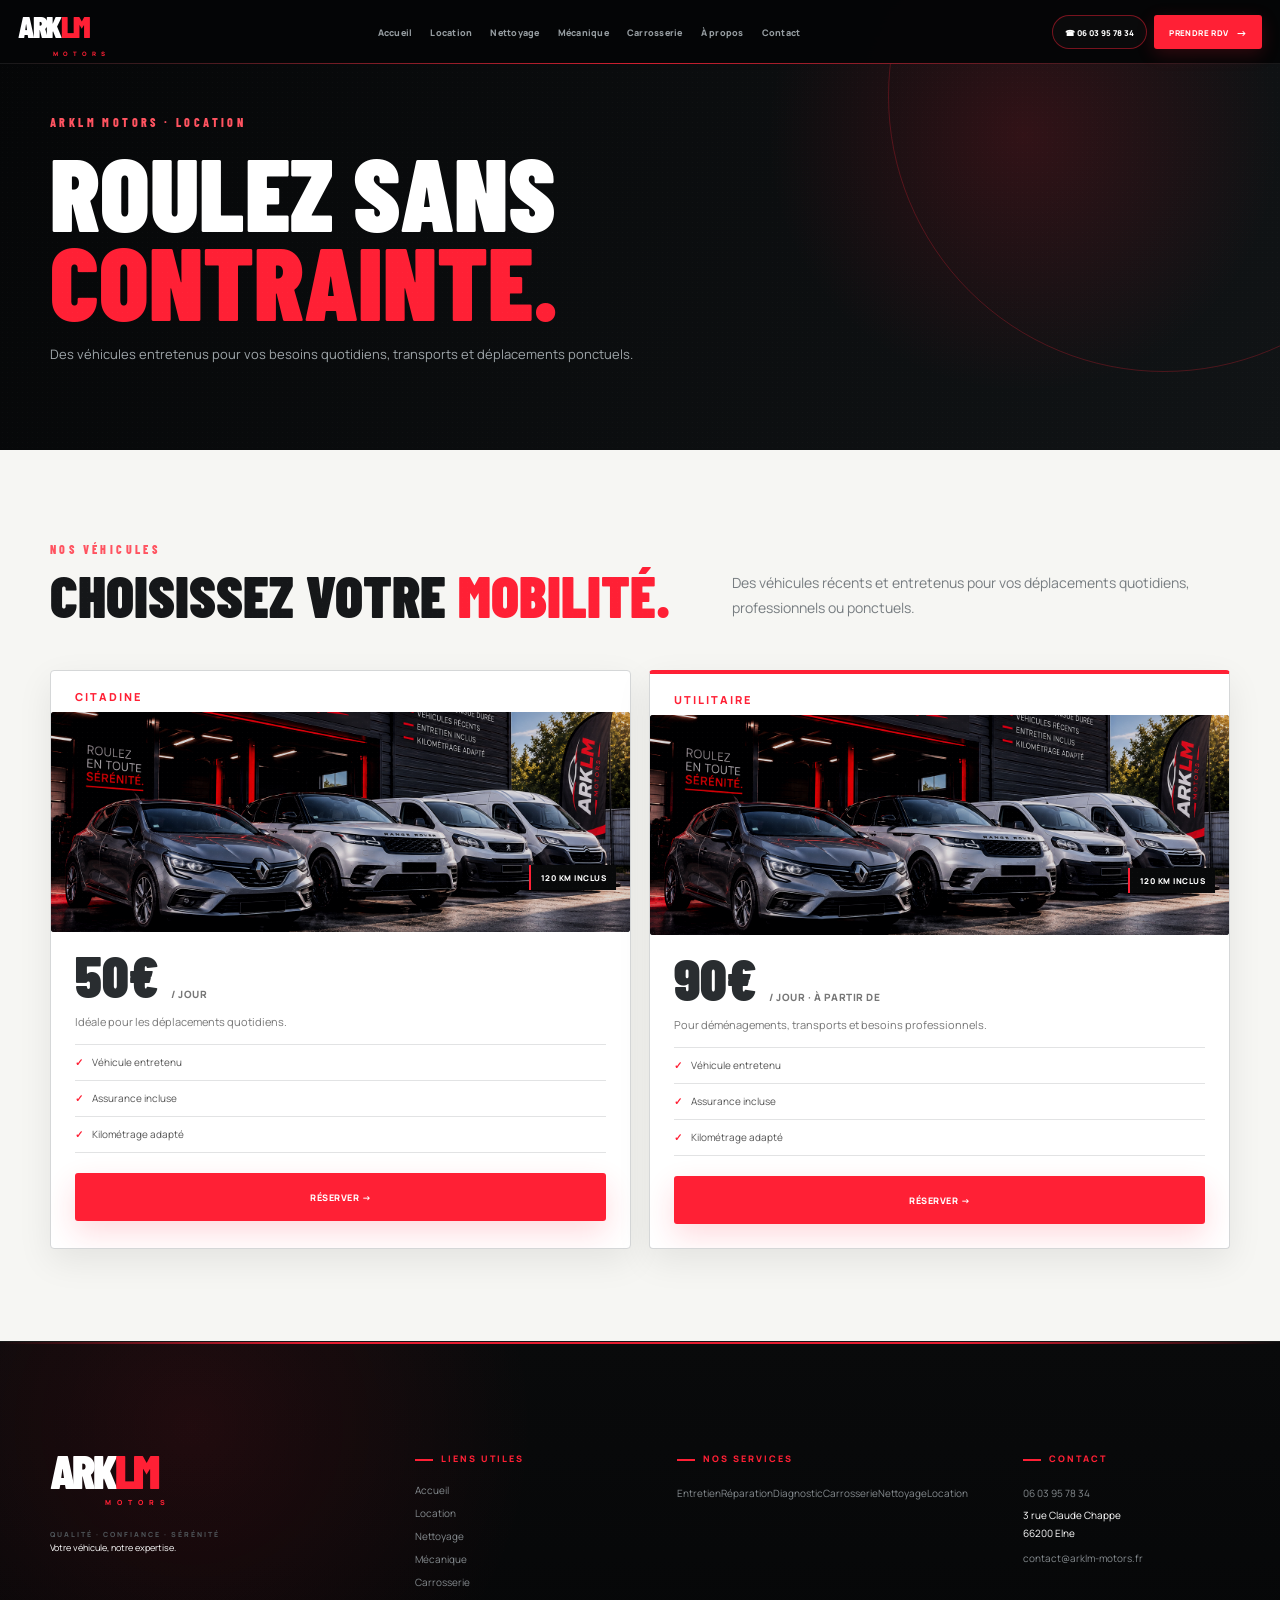
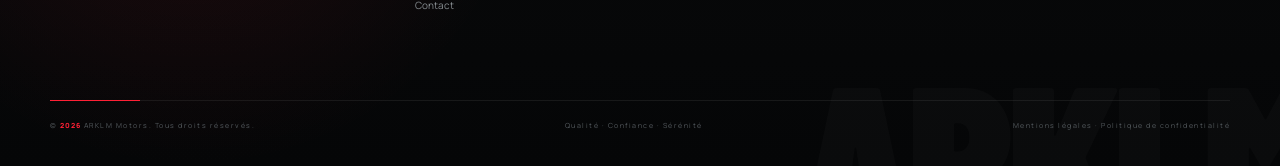
<file: location.html>
<!doctype html><html lang="fr"><head><meta charset="utf-8"><meta name="viewport" content="width=device-width,initial-scale=1"><title>Location | ARKLM Motors</title><link rel="stylesheet" href="style.css"></head><body><header class="site-header">
  <div class="container nav">
    <a class="brand" href="index.html"><span class="brand-mark">ARK<span>LM</span></span><small>MOTORS</small></a>
    <button class="menu-toggle" aria-label="Menu" aria-expanded="false"><span></span><span></span><span></span></button>
    <nav>
      <a href="index.html">Accueil</a><a href="location.html">Location</a><a href="nettoyage.html">Nettoyage</a><a href="mecanique.html">Mécanique</a><a href="carrosserie.html">Carrosserie</a><a href="apropos.html">À propos</a><a href="contact.html">Contact</a>
    </nav>
    <div class="nav-actions"><a class="tel" href="tel:+33603957834">☎ 06 03 95 78 34</a><a class="nav-cta" href="contact.html">PRENDRE RDV <b>→</b></a></div>
  </div>
</header><main><section class="inner-hero"><div class="container"><div class="eyebrow">ARKLM MOTORS · LOCATION</div><h1>ROULEZ SANS<br><em>CONTRAINTE.</em></h1><p>Des véhicules entretenus pour vos besoins quotidiens, transports et déplacements ponctuels.</p></div></section><section class="section"><div class="container"><div class="page-intro"><div><div class="eyebrow dark">NOS VÉHICULES</div><h2>CHOISISSEZ VOTRE <em>MOBILITÉ.</em></h2></div><p>Des véhicules récents et entretenus pour vos déplacements quotidiens, professionnels ou ponctuels.</p></div><div class="rental-grid"><article class="rental"><span>CITADINE</span><div class="fake-car city"><img src="assets/service-location.jpg" alt="Citadine ARKLM Motors"></div><h3>50€ <small>/ JOUR</small></h3><p>Idéale pour les déplacements quotidiens.</p><ul><li>Véhicule entretenu</li><li>Assurance incluse</li><li>Kilométrage adapté</li></ul><a class="btn red" href="tel:+33603957834">RÉSERVER →</a></article><article class="rental featured"><span>UTILITAIRE</span><div class="fake-car van"><img src="assets/service-location.jpg" alt="Utilitaire ARKLM Motors"></div><h3>90€ <small>/ JOUR · À PARTIR DE</small></h3><p>Pour déménagements, transports et besoins professionnels.</p><ul><li>Véhicule entretenu</li><li>Assurance incluse</li><li>Kilométrage adapté</li></ul><a class="btn red" href="tel:+33603957834">RÉSERVER →</a></article></div></div></section></main><footer>
  <div class="container footer-grid">
    <div><a class="brand footer-brand" href="index.html"><span class="brand-mark">ARK<span>LM</span></span><small>MOTORS</small></a><p>Votre véhicule, notre expertise.</p></div>
    <div><h4>LIENS UTILES</h4><a href="index.html">Accueil</a><a href="location.html">Location</a><a href="nettoyage.html">Nettoyage</a><a href="mecanique.html">Mécanique</a><a href="carrosserie.html">Carrosserie</a><a href="contact.html">Contact</a></div>
    <div><h4>NOS SERVICES</h4><a href="mecanique.html">Entretien</a><a href="mecanique.html">Réparation</a><a href="mecanique.html">Diagnostic</a><a href="carrosserie.html">Carrosserie</a><a href="nettoyage.html">Nettoyage</a><a href="location.html">Location</a></div>
    <div><h4>CONTACT</h4><a href="tel:+33603957834">06 03 95 78 34</a><p>3 rue Claude Chappe<br>66200 Elne</p><a href="mailto:contact@arklm-motors.fr">contact@arklm-motors.fr</a></div>
  </div>
  <div class="container footer-bottom"><span>© <b id="year"></b> ARKLM Motors. Tous droits réservés.</span><span>Qualité · Confiance · Sérénité</span><span>Mentions légales · Politique de confidentialité</span></div>
</footer>
<a class="mobile-bar" href="tel:+33603957834"><span>☎<small>Appeler</small></span><span>⌖<small>Itinéraire</small></span><span>▣<small>Prendre RDV</small></span></a><script src="script.js"></script></body></html>
</file>
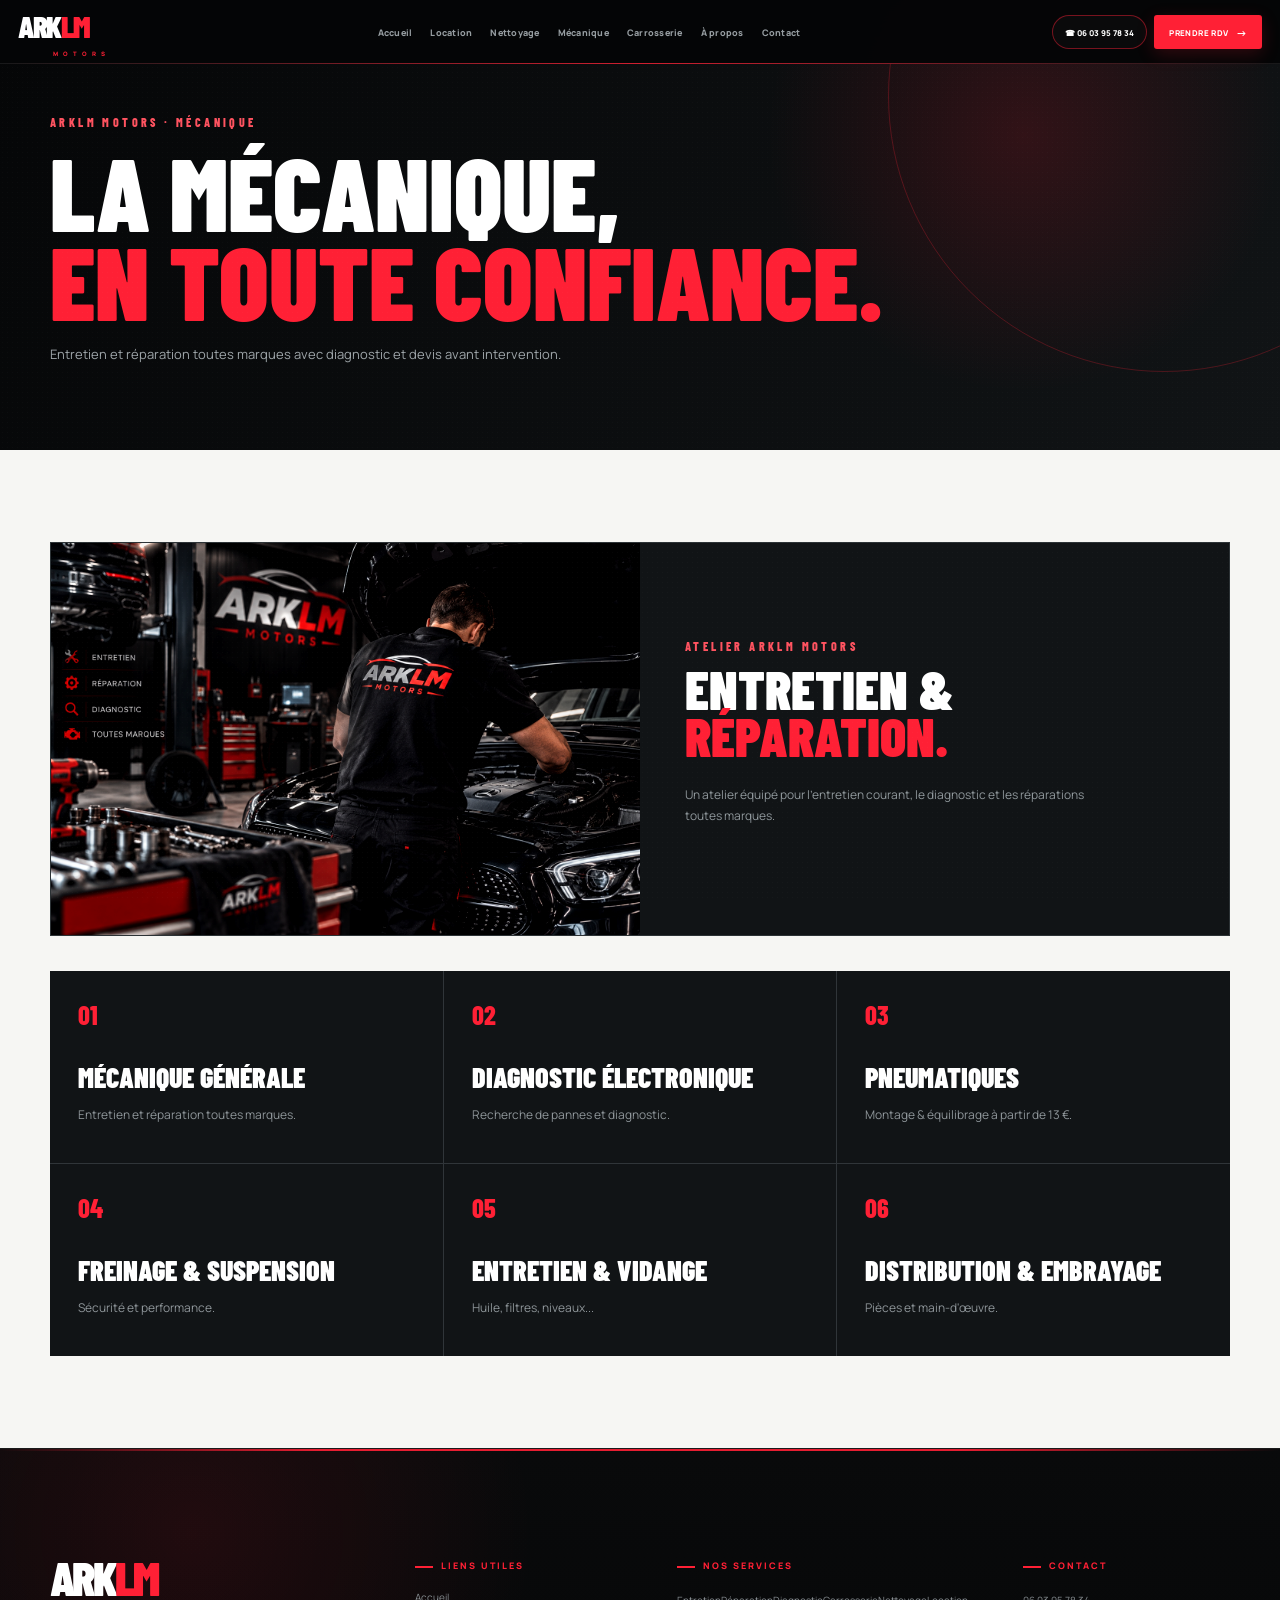
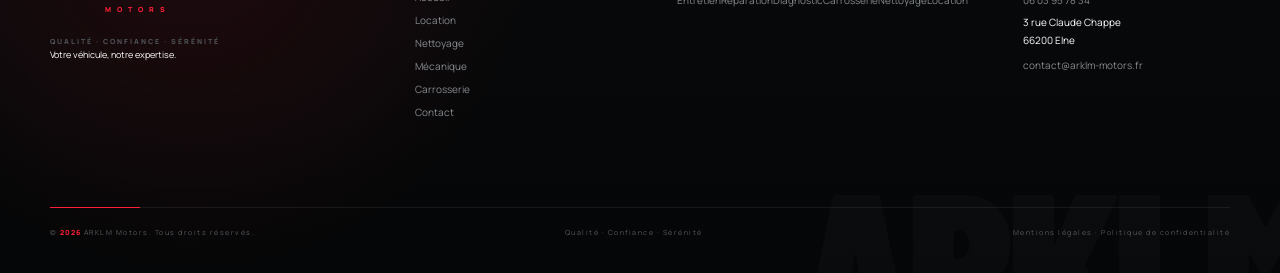
<file: mecanique.html>
<!doctype html><html lang="fr"><head><meta charset="utf-8"><meta name="viewport" content="width=device-width,initial-scale=1"><title>Mécanique | ARKLM Motors</title><link rel="stylesheet" href="style.css"></head><body><header class="site-header">
  <div class="container nav">
    <a class="brand" href="index.html"><span class="brand-mark">ARK<span>LM</span></span><small>MOTORS</small></a>
    <button class="menu-toggle" aria-label="Menu" aria-expanded="false"><span></span><span></span><span></span></button>
    <nav>
      <a href="index.html">Accueil</a><a href="location.html">Location</a><a href="nettoyage.html">Nettoyage</a><a href="mecanique.html">Mécanique</a><a href="carrosserie.html">Carrosserie</a><a href="apropos.html">À propos</a><a href="contact.html">Contact</a>
    </nav>
    <div class="nav-actions"><a class="tel" href="tel:+33603957834">☎ 06 03 95 78 34</a><a class="nav-cta" href="contact.html">PRENDRE RDV <b>→</b></a></div>
  </div>
</header><main><section class="inner-hero"><div class="container"><div class="eyebrow">ARKLM MOTORS · MÉCANIQUE</div><h1>LA MÉCANIQUE,<br><em>EN TOUTE CONFIANCE.</em></h1><p>Entretien et réparation toutes marques avec diagnostic et devis avant intervention.</p></div></section><section class="section dark"><div class="container"><div class="mechanic-feature"><img src="assets/service-mechanic.jpg" alt="Atelier mécanique ARKLM Motors"><div><div class="eyebrow">ATELIER ARKLM MOTORS</div><h2>ENTRETIEN &<br><em>RÉPARATION.</em></h2><p>Un atelier équipé pour l’entretien courant, le diagnostic et les réparations toutes marques.</p></div></div><div class="mechanic-grid"><article><b>01</b><h2>MÉCANIQUE GÉNÉRALE</h2><p>Entretien et réparation toutes marques.</p></article><article><b>02</b><h2>DIAGNOSTIC ÉLECTRONIQUE</h2><p>Recherche de pannes et diagnostic.</p></article><article><b>03</b><h2>PNEUMATIQUES</h2><p>Montage & équilibrage à partir de 13 €.</p></article><article><b>04</b><h2>FREINAGE & SUSPENSION</h2><p>Sécurité et performance.</p></article><article><b>05</b><h2>ENTRETIEN & VIDANGE</h2><p>Huile, filtres, niveaux...</p></article><article><b>06</b><h2>DISTRIBUTION & EMBRAYAGE</h2><p>Pièces et main-d'œuvre.</p></article></div></div></section></main><footer>
  <div class="container footer-grid">
    <div><a class="brand footer-brand" href="index.html"><span class="brand-mark">ARK<span>LM</span></span><small>MOTORS</small></a><p>Votre véhicule, notre expertise.</p></div>
    <div><h4>LIENS UTILES</h4><a href="index.html">Accueil</a><a href="location.html">Location</a><a href="nettoyage.html">Nettoyage</a><a href="mecanique.html">Mécanique</a><a href="carrosserie.html">Carrosserie</a><a href="contact.html">Contact</a></div>
    <div><h4>NOS SERVICES</h4><a href="mecanique.html">Entretien</a><a href="mecanique.html">Réparation</a><a href="mecanique.html">Diagnostic</a><a href="carrosserie.html">Carrosserie</a><a href="nettoyage.html">Nettoyage</a><a href="location.html">Location</a></div>
    <div><h4>CONTACT</h4><a href="tel:+33603957834">06 03 95 78 34</a><p>3 rue Claude Chappe<br>66200 Elne</p><a href="mailto:contact@arklm-motors.fr">contact@arklm-motors.fr</a></div>
  </div>
  <div class="container footer-bottom"><span>© <b id="year"></b> ARKLM Motors. Tous droits réservés.</span><span>Qualité · Confiance · Sérénité</span><span>Mentions légales · Politique de confidentialité</span></div>
</footer>
<a class="mobile-bar" href="tel:+33603957834"><span>☎<small>Appeler</small></span><span>⌖<small>Itinéraire</small></span><span>▣<small>Prendre RDV</small></span></a><script src="script.js"></script></body></html>
</file>
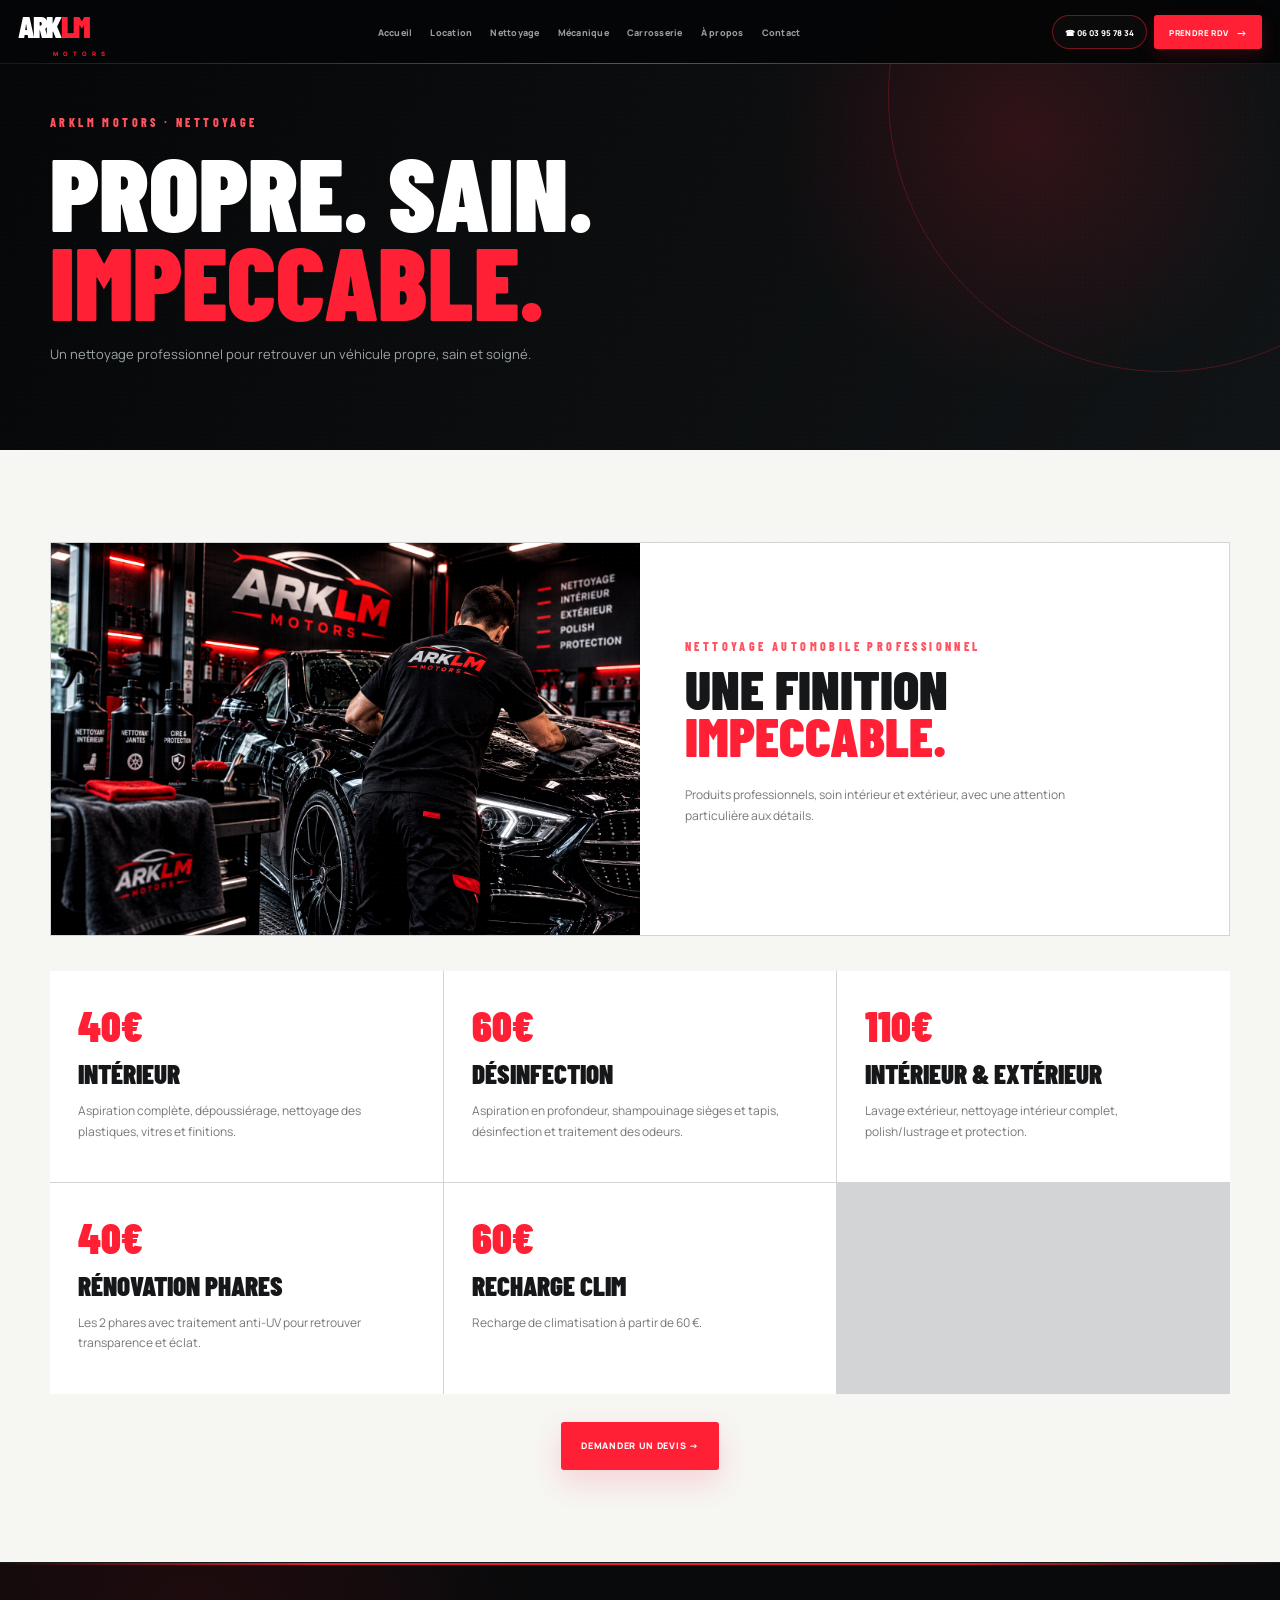
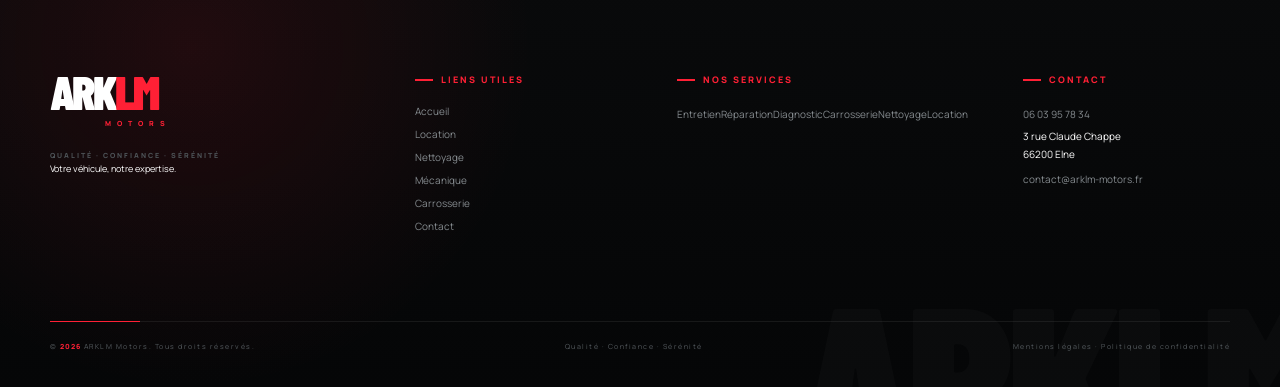
<file: nettoyage.html>
<!doctype html><html lang="fr"><head><meta charset="utf-8"><meta name="viewport" content="width=device-width,initial-scale=1"><title>Nettoyage | ARKLM Motors</title><link rel="stylesheet" href="style.css"></head><body><header class="site-header">
  <div class="container nav">
    <a class="brand" href="index.html"><span class="brand-mark">ARK<span>LM</span></span><small>MOTORS</small></a>
    <button class="menu-toggle" aria-label="Menu" aria-expanded="false"><span></span><span></span><span></span></button>
    <nav>
      <a href="index.html">Accueil</a><a href="location.html">Location</a><a href="nettoyage.html">Nettoyage</a><a href="mecanique.html">Mécanique</a><a href="carrosserie.html">Carrosserie</a><a href="apropos.html">À propos</a><a href="contact.html">Contact</a>
    </nav>
    <div class="nav-actions"><a class="tel" href="tel:+33603957834">☎ 06 03 95 78 34</a><a class="nav-cta" href="contact.html">PRENDRE RDV <b>→</b></a></div>
  </div>
</header><main><section class="inner-hero"><div class="container"><div class="eyebrow">ARKLM MOTORS · NETTOYAGE</div><h1>PROPRE. SAIN.<br><em>IMPECCABLE.</em></h1><p>Un nettoyage professionnel pour retrouver un véhicule propre, sain et soigné.</p></div></section><section class="section"><div class="container"><div class="cleaning-feature"><img src="assets/service-cleaning.jpg" alt="Nettoyage automobile professionnel"><div><div class="eyebrow dark">NETTOYAGE AUTOMOBILE PROFESSIONNEL</div><h2>UNE FINITION<br><em>IMPECCABLE.</em></h2><p>Produits professionnels, soin intérieur et extérieur, avec une attention particulière aux détails.</p></div></div><div class="price-list"><article><b>40€</b><h2>INTÉRIEUR</h2><p>Aspiration complète, dépoussiérage, nettoyage des plastiques, vitres et finitions.</p></article><article><b>60€</b><h2>DÉSINFECTION</h2><p>Aspiration en profondeur, shampouinage sièges et tapis, désinfection et traitement des odeurs.</p></article><article><b>110€</b><h2>INTÉRIEUR & EXTÉRIEUR</h2><p>Lavage extérieur, nettoyage intérieur complet, polish/lustrage et protection.</p></article><article><b>40€</b><h2>RÉNOVATION PHARES</h2><p>Les 2 phares avec traitement anti-UV pour retrouver transparence et éclat.</p></article><article><b>60€</b><h2>RECHARGE CLIM</h2><p>Recharge de climatisation à partir de 60 €.</p></article></div><div class="center"><a class="btn red" href="contact.html">DEMANDER UN DEVIS →</a></div></div></section></main><footer>
  <div class="container footer-grid">
    <div><a class="brand footer-brand" href="index.html"><span class="brand-mark">ARK<span>LM</span></span><small>MOTORS</small></a><p>Votre véhicule, notre expertise.</p></div>
    <div><h4>LIENS UTILES</h4><a href="index.html">Accueil</a><a href="location.html">Location</a><a href="nettoyage.html">Nettoyage</a><a href="mecanique.html">Mécanique</a><a href="carrosserie.html">Carrosserie</a><a href="contact.html">Contact</a></div>
    <div><h4>NOS SERVICES</h4><a href="mecanique.html">Entretien</a><a href="mecanique.html">Réparation</a><a href="mecanique.html">Diagnostic</a><a href="carrosserie.html">Carrosserie</a><a href="nettoyage.html">Nettoyage</a><a href="location.html">Location</a></div>
    <div><h4>CONTACT</h4><a href="tel:+33603957834">06 03 95 78 34</a><p>3 rue Claude Chappe<br>66200 Elne</p><a href="mailto:contact@arklm-motors.fr">contact@arklm-motors.fr</a></div>
  </div>
  <div class="container footer-bottom"><span>© <b id="year"></b> ARKLM Motors. Tous droits réservés.</span><span>Qualité · Confiance · Sérénité</span><span>Mentions légales · Politique de confidentialité</span></div>
</footer>
<a class="mobile-bar" href="tel:+33603957834"><span>☎<small>Appeler</small></span><span>⌖<small>Itinéraire</small></span><span>▣<small>Prendre RDV</small></span></a><script src="script.js"></script></body></html>
</file>
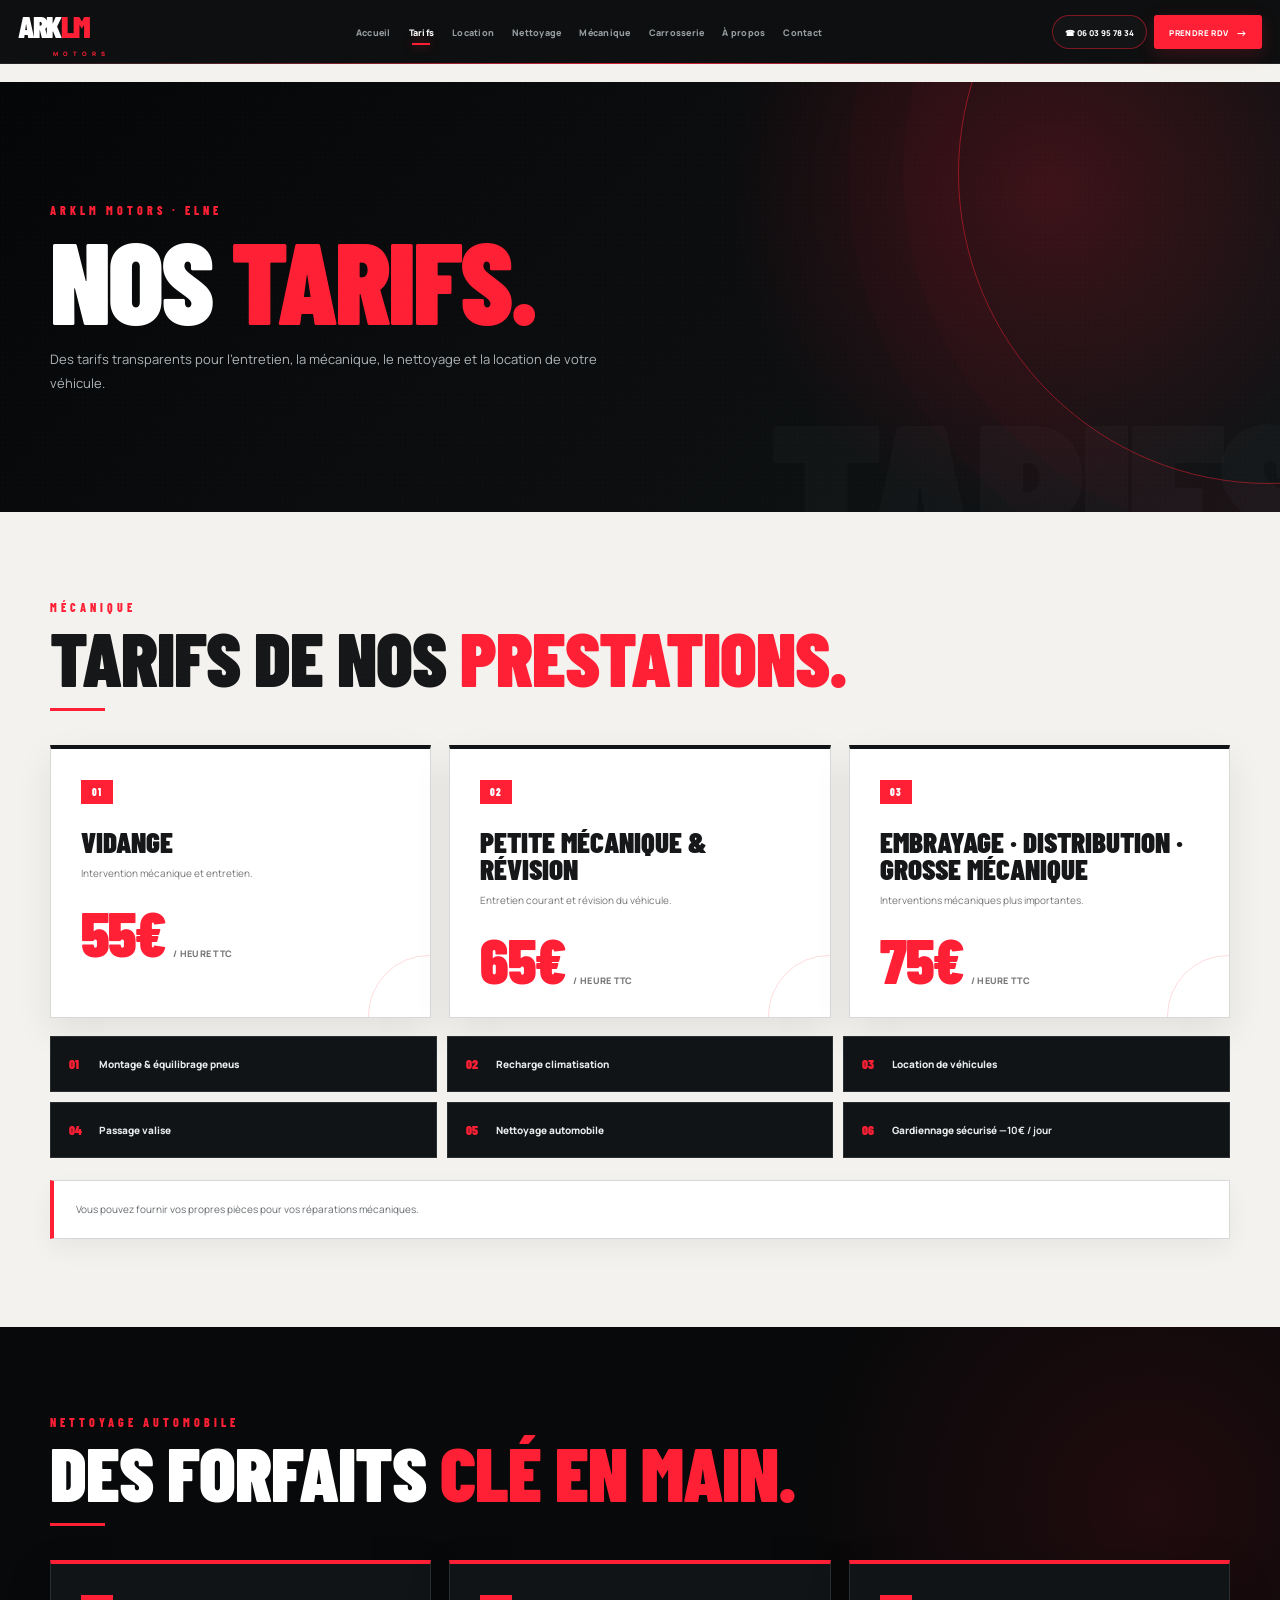
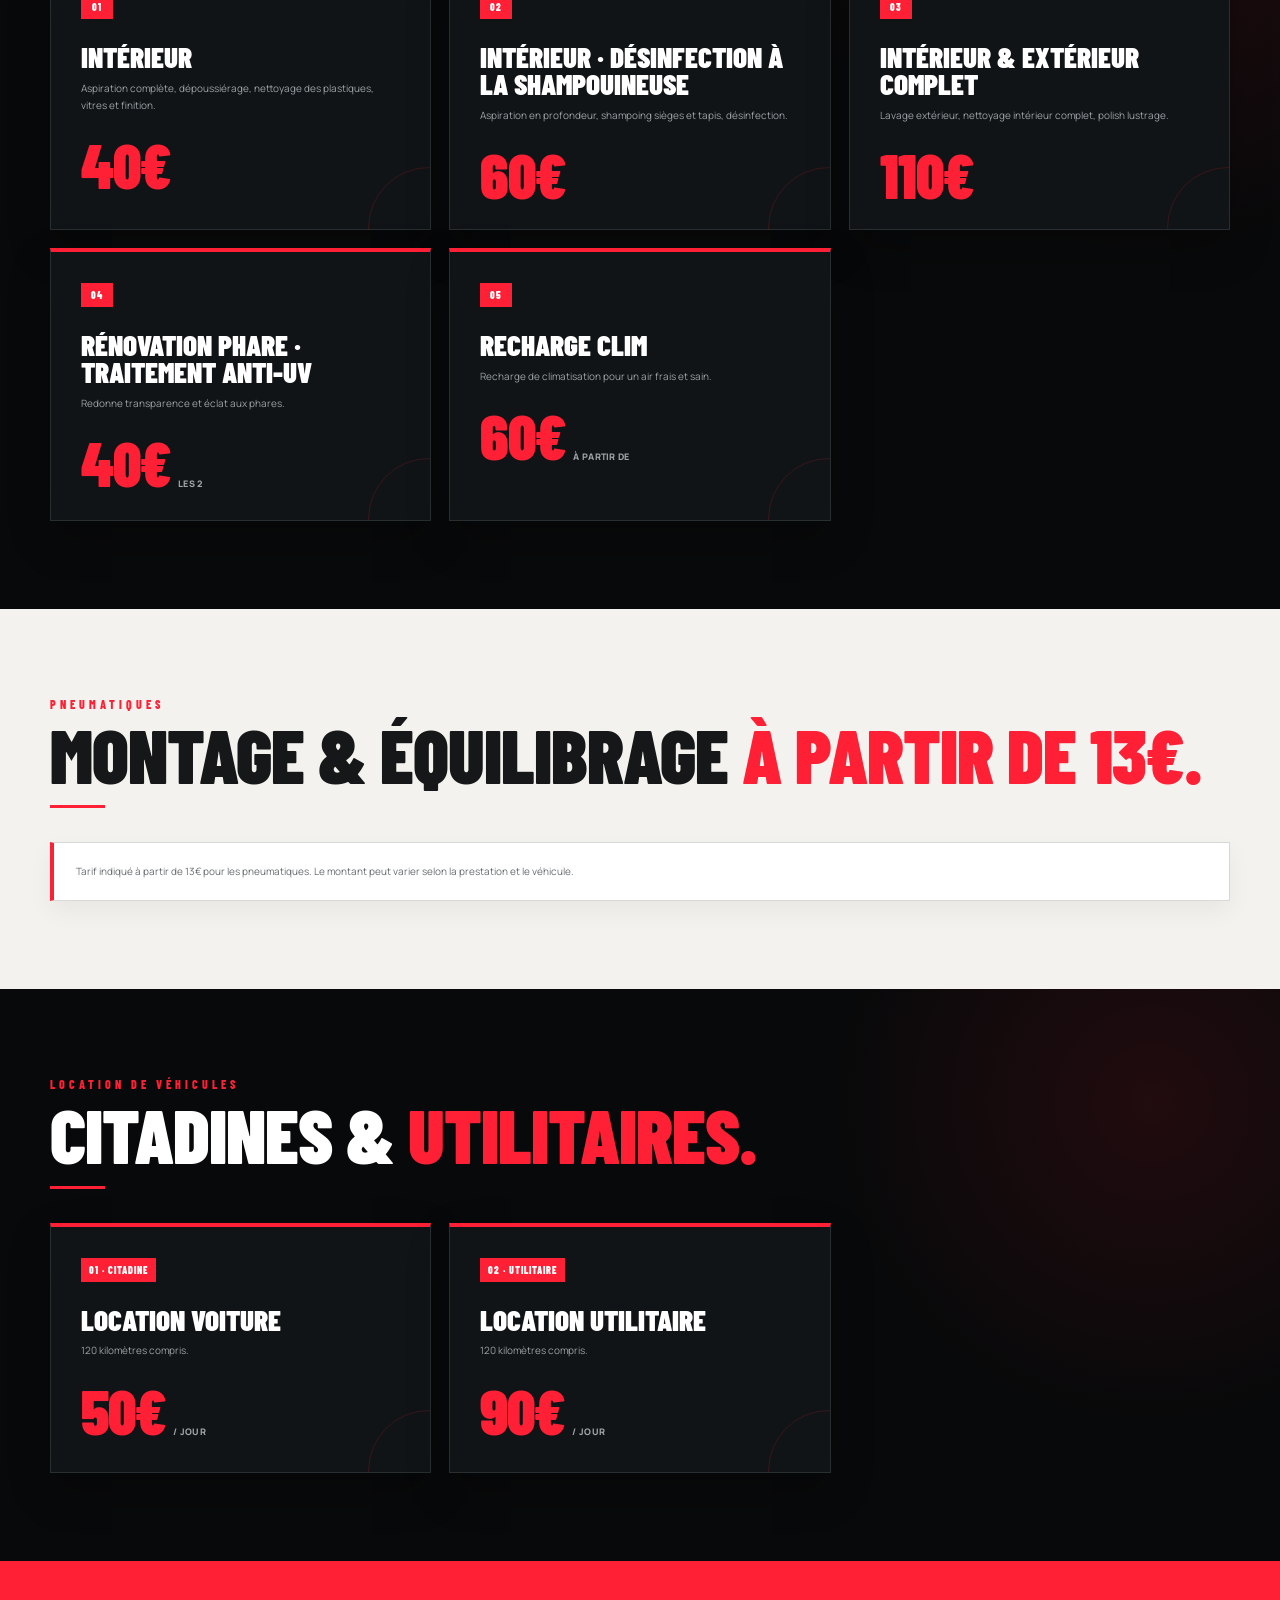
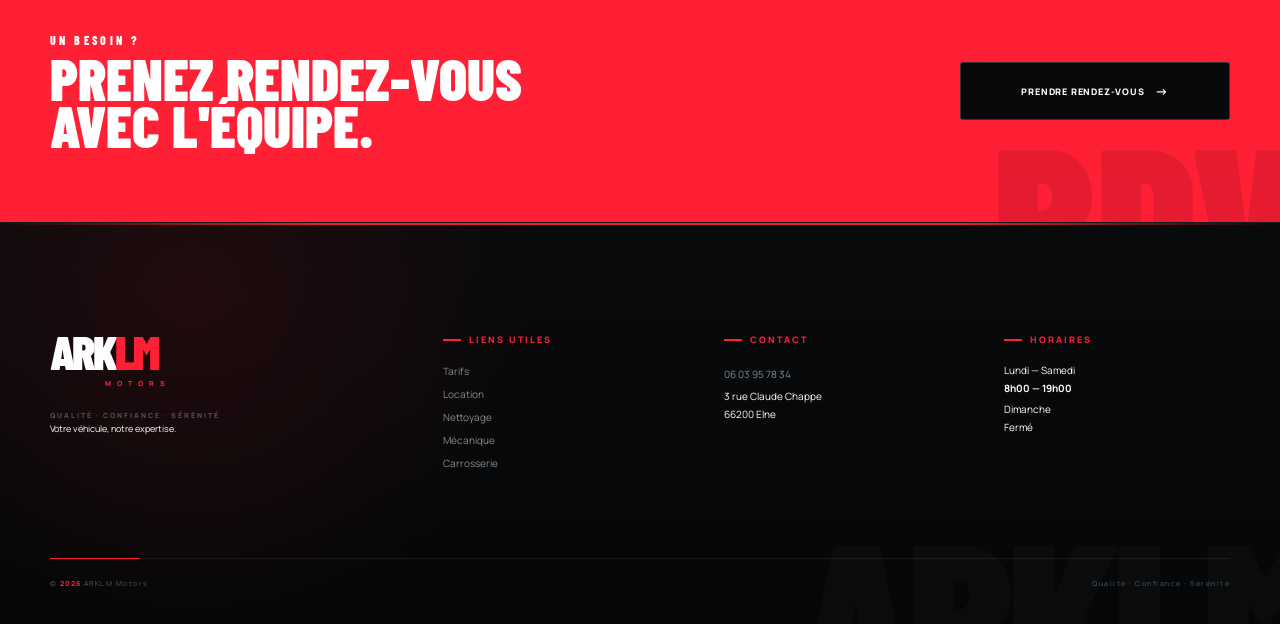
<file: tarifs.html>
<!doctype html>
<html lang="fr">
<head>
  <meta charset="utf-8">
  <meta name="viewport" content="width=device-width,initial-scale=1">
  <meta name="description" content="ARKLM Motors — Tarifs et prestations du garage automobile à Elne.">
  <title>ARKLM Motors — Tarifs</title>
  <link rel="stylesheet" href="style.css">
  <style>
.tarifs-page{--paper:#f3f2ee;background:var(--paper);color:#151719}
.tarifs-hero{margin-top:82px;min-height:430px;display:flex;align-items:center;background:radial-gradient(circle at 82% 25%,rgba(255,31,52,.2),transparent 30%),linear-gradient(135deg,#050607,#111416);color:#fff;padding:90px 0 85px;position:relative;overflow:hidden}
.tarifs-hero:before{content:"TARIFS";position:absolute;right:-35px;bottom:-75px;font:900 230px/.8 "Barlow Condensed";color:rgba(255,255,255,.025);letter-spacing:-8px}
.tarifs-hero:after{content:"";position:absolute;width:620px;height:620px;right:-300px;top:-220px;border:1px solid rgba(255,32,53,.48);border-radius:50%;box-shadow:0 0 0 55px rgba(255,32,53,.025),0 0 0 110px rgba(255,32,53,.015)}
.tarifs-hero .container{position:relative;z-index:2}.tarifs-hero .eyebrow{color:var(--red);letter-spacing:4px}
.tarifs-hero h1{font:900 clamp(68px,9vw,118px)/.78 "Barlow Condensed";margin:18px 0 22px;letter-spacing:-3px}.tarifs-hero h1 em{font-style:normal;color:var(--red)}
.tarifs-hero p{max-width:560px;color:#aeb4b8;font-size:13px;line-height:1.9;margin:0}
.tarifs-section{padding:88px 0;position:relative}.tarifs-section.dark{background:radial-gradient(circle at 90% 20%,rgba(255,32,53,.1),transparent 26%),#08090a;color:#fff}
.tarifs-head{position:relative;margin-bottom:34px}.tarifs-head:after{content:"";display:block;width:55px;height:3px;background:var(--red);margin-top:20px}
.tarifs-head .eyebrow{color:var(--red);letter-spacing:4px}.tarifs-head h2{font:900 clamp(48px,6vw,76px)/.82 "Barlow Condensed";margin:12px 0 0;letter-spacing:-1px}.tarifs-head h2 em{font-style:normal;color:var(--red)}
.tarifs-grid{display:grid;grid-template-columns:repeat(3,1fr);gap:18px}
.tarif-card{min-height:250px;padding:30px;position:relative;overflow:hidden;background:#fff;border:1px solid #d7d8d8;border-top:4px solid #111416;box-shadow:0 14px 35px rgba(10,12,13,.08);transition:.25s}
.tarif-card:hover{transform:translateY(-5px);box-shadow:0 22px 45px rgba(10,12,13,.14);border-top-color:var(--red)}
.tarif-card:after{content:"";position:absolute;width:120px;height:120px;right:-60px;bottom:-60px;border:1px solid rgba(255,32,53,.16);border-radius:50%}
.dark .tarif-card{background:#111416;border-color:#292e31;border-top-color:var(--red);box-shadow:0 18px 40px rgba(0,0,0,.24)}
.tarif-card .number{display:inline-flex;align-items:center;justify-content:center;min-width:32px;height:24px;padding:0 8px;background:var(--red);color:#fff;font:900 10px "Barlow Condensed";letter-spacing:1px}
.tarif-card h3{max-width:95%;font:900 29px/.92 "Barlow Condensed";margin:25px 0 9px;text-transform:uppercase}.tarif-card p{color:#777;font-size:10px;line-height:1.65;margin:0}.dark .tarif-card p{color:#9aa1a5}
.tarif-price{display:flex;align-items:baseline;gap:7px;margin-top:28px;font:900 62px/.75 "Barlow Condensed";color:var(--red);letter-spacing:-1px}.tarif-price small{font:800 9px "Manrope";color:#777;letter-spacing:.3px;text-transform:uppercase}.dark .tarif-price small{color:#a0a5a8}
.tarifs-list{display:grid;grid-template-columns:repeat(3,1fr);gap:10px;margin-top:18px}.tarifs-list div{position:relative;background:#111416;color:#e9eaeb;padding:18px 18px 18px 48px;min-height:56px;display:flex;align-items:center;font-size:10px;font-weight:800;border:1px solid #292e31}.tarifs-list b{position:absolute;left:18px;color:var(--red);font:900 13px "Barlow Condensed"}
.tarifs-note{margin-top:22px;padding:20px 22px;border:1px solid #d7d8d8;border-left:4px solid var(--red);background:#fff;color:#686d70;font-size:10px;line-height:1.7;box-shadow:0 10px 25px rgba(0,0,0,.05)}.dark .tarifs-note{background:#111416;border-color:#292e31;color:#9aa1a5}
.tarifs-cta{position:relative;overflow:hidden;background:var(--red);color:#fff;padding:72px 0}.tarifs-cta:after{content:"RDV";position:absolute;right:-20px;bottom:-75px;font:900 210px/.8 "Barlow Condensed";color:rgba(0,0,0,.1)}
.tarifs-cta-inner{position:relative;z-index:2;display:flex;align-items:center;justify-content:space-between;gap:35px}.tarifs-cta .eyebrow{color:#fff}.tarifs-cta h2{font:900 58px/.82 "Barlow Condensed";margin:8px 0 0;text-transform:uppercase}.tarifs-cta .hero-btn{min-width:270px;min-height:58px;background:#08090a;color:#fff;border:1px solid rgba(255,255,255,.18)}
@media(max-width:650px){
.tarifs-hero{margin-top:66px;min-height:330px;padding:65px 0 55px}.tarifs-hero:before{font-size:125px;right:-15px;bottom:-35px}.tarifs-hero h1{font-size:65px;letter-spacing:-1.5px}.tarifs-hero p{font-size:11px;line-height:1.75;max-width:330px}
.tarifs-section{padding:58px 0}.tarifs-head{margin-bottom:25px}.tarifs-head h2{font-size:48px}.tarifs-grid{grid-template-columns:1fr;gap:12px}
.tarif-card{min-height:205px;padding:24px 22px}.tarif-card h3{font-size:28px;margin-top:20px}.tarif-price{margin-top:23px;font-size:57px}
.tarifs-list{grid-template-columns:1fr;gap:7px;margin-top:14px}.tarifs-list div{min-height:50px}
.tarifs-cta{padding:55px 0}.tarifs-cta-inner{flex-direction:column;align-items:stretch;gap:28px}.tarifs-cta h2{font-size:47px}.tarifs-cta .hero-btn{width:100%;min-width:0}
}
</style>
</head>

<body class="tarifs-page">

<header class="site-header">
  <div class="container nav">
    <a class="brand" href="index.html">
      <span class="brand-mark">ARK<span>LM</span></span>
      <small>MOTORS</small>
    </a>

    <button class="menu-toggle" aria-label="Menu" aria-expanded="false">
      <span></span><span></span><span></span>
    </button>

    <nav>
      <a href="index.html">Accueil</a>
      <a class="active" href="tarifs.html">Tarifs</a>
      <a href="location.html">Location</a>
      <a href="nettoyage.html">Nettoyage</a>
      <a href="mecanique.html">Mécanique</a>
      <a href="carrosserie.html">Carrosserie</a>
      <a href="apropos.html">À propos</a>
      <a href="contact.html">Contact</a>
    </nav>

    <div class="nav-actions">
      <a class="tel" href="tel:+33603957834">☎ 06 03 95 78 34</a>
      <a class="nav-cta" href="contact.html">PRENDRE RDV <b>→</b></a>
    </div>
  </div>
</header>

<main>
  <section class="tarifs-hero">
    <div class="container">
      <div class="eyebrow">ARKLM MOTORS · ELNE</div>
      <h1>NOS <em>TARIFS.</em></h1>
      <p>
        Des tarifs transparents pour l'entretien, la mécanique,
        le nettoyage et la location de votre véhicule.
      </p>
    </div>
  </section>

  <section class="tarifs-section">
    <div class="container">
      <div class="tarifs-head">
        <div class="eyebrow">MÉCANIQUE</div>
        <h2>TARIFS DE NOS <em>PRESTATIONS.</em></h2>
      </div>

      <div class="tarifs-grid">
        <article class="tarif-card">
          <span class="number">01</span>
          <h3>VIDANGE</h3>
          <p>Intervention mécanique et entretien.</p>
          <span class="tarif-price">55€ <small>/ heure TTC</small></span>
        </article>

        <article class="tarif-card">
          <span class="number">02</span>
          <h3>PETITE MÉCANIQUE & RÉVISION</h3>
          <p>Entretien courant et révision du véhicule.</p>
          <span class="tarif-price">65€ <small>/ heure TTC</small></span>
        </article>

        <article class="tarif-card">
          <span class="number">03</span>
          <h3>EMBRAYAGE · DISTRIBUTION · GROSSE MÉCANIQUE</h3>
          <p>Interventions mécaniques plus importantes.</p>
          <span class="tarif-price">75€ <small>/ heure TTC</small></span>
        </article>
      </div>

      <div class="tarifs-list">
        <div><b>01</b> Montage & équilibrage pneus</div>
        <div><b>02</b> Recharge climatisation</div>
        <div><b>03</b> Location de véhicules</div>
        <div><b>04</b> Passage valise</div>
        <div><b>05</b> Nettoyage automobile</div>
        <div><b>06</b> Gardiennage sécurisé — <strong>10€ / jour</strong></div>
      </div>

      <div class="tarifs-note">
        Vous pouvez fournir vos propres pièces pour vos réparations mécaniques.
      </div>
    </div>
  </section>

  <section class="tarifs-section dark">
    <div class="container">
      <div class="tarifs-head">
        <div class="eyebrow">NETTOYAGE AUTOMOBILE</div>
        <h2>DES FORFAITS <em>CLÉ EN MAIN.</em></h2>
      </div>

      <div class="tarifs-grid">
        <article class="tarif-card">
          <span class="number">01</span>
          <h3>INTÉRIEUR</h3>
          <p>Aspiration complète, dépoussiérage, nettoyage des plastiques, vitres et finition.</p>
          <span class="tarif-price">40€</span>
        </article>

        <article class="tarif-card">
          <span class="number">02</span>
          <h3>INTÉRIEUR · DÉSINFECTION À LA SHAMPOUINEUSE</h3>
          <p>Aspiration en profondeur, shampoing sièges et tapis, désinfection.</p>
          <span class="tarif-price">60€</span>
        </article>

        <article class="tarif-card">
          <span class="number">03</span>
          <h3>INTÉRIEUR & EXTÉRIEUR COMPLET</h3>
          <p>Lavage extérieur, nettoyage intérieur complet, polish lustrage.</p>
          <span class="tarif-price">110€</span>
        </article>

        <article class="tarif-card">
          <span class="number">04</span>
          <h3>RÉNOVATION PHARE · TRAITEMENT ANTI-UV</h3>
          <p>Redonne transparence et éclat aux phares.</p>
          <span class="tarif-price">40€ <small>les 2</small></span>
        </article>

        <article class="tarif-card">
          <span class="number">05</span>
          <h3>RECHARGE CLIM</h3>
          <p>Recharge de climatisation pour un air frais et sain.</p>
          <span class="tarif-price">60€ <small>à partir de</small></span>
        </article>
      </div>
    </div>
  </section>

  <section class="tarifs-section">
    <div class="container">
      <div class="tarifs-head">
        <div class="eyebrow">PNEUMATIQUES</div>
        <h2>MONTAGE & ÉQUILIBRAGE <em>À PARTIR DE 13€.</em></h2>
      </div>

      <div class="tarifs-note">
        Tarif indiqué à partir de 13€ pour les pneumatiques. Le montant peut varier selon la prestation et le véhicule.
      </div>
    </div>
  </section>

  <section class="tarifs-section dark">
    <div class="container">
      <div class="tarifs-head">
        <div class="eyebrow">LOCATION DE VÉHICULES</div>
        <h2>CITADINES & <em>UTILITAIRES.</em></h2>
      </div>

      <div class="tarifs-grid">
        <article class="tarif-card">
          <span class="number">01 · CITADINE</span>
          <h3>LOCATION VOITURE</h3>
          <p>120 kilomètres compris.</p>
          <span class="tarif-price">50€ <small>/ jour</small></span>
        </article>

        <article class="tarif-card">
          <span class="number">02 · UTILITAIRE</span>
          <h3>LOCATION UTILITAIRE</h3>
          <p>120 kilomètres compris.</p>
          <span class="tarif-price">90€ <small>/ jour</small></span>
        </article>
      </div>
    </div>
  </section>

  <section class="tarifs-cta">
    <div class="container tarifs-cta-inner">
      <div>
        <div class="eyebrow">UN BESOIN ?</div>
        <h2>PRENEZ RENDEZ-VOUS<br>AVEC L'ÉQUIPE.</h2>
      </div>
      <a class="hero-btn primary" href="contact.html">PRENDRE RENDEZ-VOUS <b>→</b></a>
    </div>
  </section>
</main>

<footer>
  <div class="container footer-grid">
    <div>
      <a class="brand footer-brand" href="index.html">
        <span class="brand-mark">ARK<span>LM</span></span><small>MOTORS</small>
      </a>
      <p>Votre véhicule, notre expertise.</p>
    </div>
    <div>
      <h4>LIENS UTILES</h4>
      <a href="tarifs.html">Tarifs</a>
      <a href="location.html">Location</a>
      <a href="nettoyage.html">Nettoyage</a>
      <a href="mecanique.html">Mécanique</a>
      <a href="carrosserie.html">Carrosserie</a>
    </div>
    <div>
      <h4>CONTACT</h4>
      <a href="tel:+33603957834">06 03 95 78 34</a>
      <p>3 rue Claude Chappe<br>66200 Elne</p>
    </div>
    <div>
      <h4>HORAIRES</h4>
      <p>Lundi — Samedi<br><b>8h00 — 19h00</b></p>
      <p>Dimanche<br>Fermé</p>
    </div>
  </div>
  <div class="container footer-bottom">
    <span>© <b id="year"></b> ARKLM Motors</span>
    <span>Qualité · Confiance · Sérénité</span>
  </div>
</footer>

<a class="mobile-bar" href="tel:+33603957834">
  <span>☎<small>Appeler</small></span>
  <span>⌖<small>Itinéraire</small></span>
  <span>▣<small>Prendre RDV</small></span>
</a>

<script src="script.js"></script>
</body>
</html>
</file>
<file: style.css>
@import url('https://fonts.googleapis.com/css2?family=Barlow+Condensed:wght@500;600;700;800;900&family=Manrope:wght@400;500;600;700;800&display=swap');
:root{--red:#ff2035;--red2:#b70819;--black:#050607;--dark:#0a0c0e;--panel:#111416;--line:#292e31;--white:#f6f6f3;--muted:#90969a;--max:1180px}
*{box-sizing:border-box}html{scroll-behavior:smooth;scroll-padding-top:82px}body{margin:0;background:var(--white);color:#151719;font-family:Manrope,Arial,sans-serif;overflow-x:hidden}body:before{content:"";position:fixed;inset:0;z-index:9999;pointer-events:none;opacity:.025;background-image:radial-gradient(#fff .5px,transparent .5px);background-size:5px 5px}a{text-decoration:none;color:inherit}.container{width:min(calc(100% - 42px),var(--max));margin:auto}
.site-header{height:82px;position:fixed;top:0;left:0;right:0;z-index:100;background:rgba(4,5,6,.88);backdrop-filter:blur(18px);border-bottom:1px solid #22272a;color:#fff}.site-header:after{content:"";position:absolute;left:0;right:0;bottom:-1px;height:1px;background:linear-gradient(90deg,transparent,var(--red),transparent);animation:scan 5s ease-in-out infinite}@keyframes scan{50%{opacity:1;transform:scaleX(1)}0%,100%{opacity:.3;transform:scaleX(.25)}}
.nav{height:100%;display:flex;align-items:center;gap:28px}.brand{display:flex;flex-direction:column;line-height:.75;min-width:145px}.brand-mark{font:900 34px "Barlow Condensed";letter-spacing:-1px}.brand-mark span{color:var(--red)}.brand small{font:800 8px Manrope;letter-spacing:6px;color:var(--red);margin:6px 0 0 39px}.nav nav{display:flex;flex:1;justify-content:center;gap:2px}.nav nav a{font-size:10px;font-weight:800;color:#b8bdc0;padding:14px 9px;position:relative}.nav nav a:hover{color:#fff}.nav nav a:after{content:"";position:absolute;left:9px;right:9px;bottom:4px;height:2px;background:var(--red);transform:scaleX(0);transition:.25s}.nav nav a:hover:after{transform:scaleX(1)}.nav-actions{display:flex;gap:8px;align-items:center}.tel{border:1px solid #8b1824;border-radius:30px;padding:10px 14px;font-size:9px;font-weight:900}.nav-cta{background:var(--red);border-radius:3px;padding:11px 15px;font-size:8px;font-weight:900}.nav-cta b{font-size:12px;margin-left:7px}.menu-toggle{display:none}
.hero{height:690px;margin-top:82px;background:#050607;color:#fff;position:relative;overflow:hidden}.hero-grid{position:absolute;inset:0;background:linear-gradient(90deg,#050607 0%,rgba(5,6,7,.98) 35%,rgba(5,6,7,.45) 65%,rgba(5,6,7,.2)),repeating-linear-gradient(100deg,transparent 0 95px,rgba(255,255,255,.028) 96px 98px),radial-gradient(circle at 70% 55%,rgba(255,32,53,.15),transparent 25%)}.hero-grid:after{content:"";position:absolute;width:700px;height:700px;right:-80px;top:0;border:1px solid rgba(255,32,53,.2);border-radius:50%;box-shadow:0 0 120px rgba(255,32,53,.1)}.hero-red{position:absolute;width:50%;height:3px;left:0;bottom:145px;background:linear-gradient(90deg,var(--red),transparent);filter:blur(.3px)}.hero-inner{height:100%;display:grid;grid-template-columns:46% 54%;align-items:center;position:relative}.hero-copy{z-index:4;padding-top:25px}.eyebrow{font:800 10px "Barlow Condensed";letter-spacing:3.4px;color:#ff5360}.eyebrow i{display:inline-block;width:7px;height:7px;border-radius:50%;background:var(--red);box-shadow:0 0 14px var(--red);margin-right:8px;animation:pulse 1.4s infinite}@keyframes pulse{50%{opacity:.35;transform:scale(.7)}}.hero-logo{font:900 clamp(72px,8vw,105px)/.72 "Barlow Condensed";letter-spacing:-3px;margin:24px 0 17px}.hero-logo span{color:var(--red)}.hero-logo small{display:block;font:900 13px Manrope;letter-spacing:9px;color:var(--red);margin:14px 0 0 100px}.slogan{font:900 10px Manrope;letter-spacing:3px}.hero-text{max-width:550px;color:#aeb4b8;font-size:13px;line-height:1.75}.hero-buttons{display:flex;gap:10px;margin:27px 0}.btn{display:inline-flex;align-items:center;justify-content:center;min-height:48px;padding:0 20px;border-radius:3px;font-size:9px;font-weight:900;letter-spacing:.7px}.btn.red{background:var(--red);color:#fff;box-shadow:0 12px 30px rgba(255,32,53,.16);transition:.25s}.btn.red:hover{transform:translateY(-3px);box-shadow:0 16px 42px rgba(255,32,53,.3)}.btn.glass{border:1px solid #555b60;color:#fff;background:rgba(255,255,255,.03)}.btn.dark{background:#111416;color:#fff}.btn b{margin-left:9px;font-size:13px}.trust-mini{display:grid;grid-template-columns:repeat(4,1fr);gap:10px;max-width:530px}.trust-mini span{border-left:1px solid #33383b;padding-left:10px;color:var(--red);font-size:13px}.trust-mini b,.trust-mini small{display:block;color:#eee;font-size:8px}.trust-mini small{color:#858b90;margin-top:2px}.hero-car{position:relative;height:100%;display:flex;align-items:flex-end;justify-content:center}.hero-car img{width:112%;max-width:none;height:78%;object-fit:cover;object-position:center;border-radius:45% 45% 0 0;mix-blend-mode:screen;filter:contrast(1.1) saturate(1.15);opacity:.96;transform:translateY(25px);animation:carIn 1.2s .15s both}@keyframes carIn{from{opacity:0;transform:translate(50px,45px) scale(.94)}to{opacity:.96;transform:translate(0,25px) scale(1)}}.hero-car-glow{position:absolute;width:520px;height:160px;bottom:100px;right:0;background:radial-gradient(ellipse,rgba(255,32,53,.28),transparent 65%);filter:blur(20px);pointer-events:none}.hero-scroll{position:absolute;right:22px;bottom:24px;color:#656c70;font-size:8px;letter-spacing:2px}.hero-scroll span{color:var(--red);font-size:15px;margin-left:8px}
.stats{background:#050607;color:#fff;border-top:1px solid #22272a;border-bottom:1px solid #22272a}.stat-grid{display:grid;grid-template-columns:repeat(4,1fr)}.stat-grid>div{padding:23px 15px;border-right:1px solid #24282b;text-align:center}.stat-grid strong{display:block;color:var(--red);font:900 34px "Barlow Condensed"}.stat-grid span{font-size:8px;letter-spacing:1.3px;color:#8b9296}
.section{padding:92px 0}.services{background:#0c0e10;color:#fff}.section-head{display:flex;justify-content:space-between;align-items:end;margin-bottom:36px}.section-head h2,.page-intro h2{font:900 51px/.88 "Barlow Condensed";margin:14px 0}.section-head h2 em,.page-intro h2 em{font-style:normal;color:var(--red)}.red-link{font-size:8px;color:var(--red);font-weight:900}.service-grid{display:grid;grid-template-columns:repeat(4,1fr);gap:12px}.service-card{height:355px;background:#111416;border:1px solid #33383b;border-radius:4px;overflow:hidden;position:relative;transition:.35s;isolation:isolate}.service-card img{position:absolute;inset:0;width:100%;height:100%;object-fit:cover;opacity:.82;transition:.5s}.service-card:hover{transform:translateY(-8px);border-color:#8e202b;box-shadow:0 25px 65px rgba(0,0,0,.4),0 0 30px rgba(255,32,53,.07)}.service-card:hover img{transform:scale(1.08);opacity:1}.shade{position:absolute;inset:0;background:linear-gradient(180deg,rgba(5,6,7,.1),rgba(5,6,7,.92) 64%,#050607)}.service-content{position:absolute;inset:0;padding:20px;display:flex;flex-direction:column;z-index:2}.service-content>span{font:800 25px "Barlow Condensed";color:#8e969a}.service-content h3{font:900 24px/1 "Barlow Condensed";margin:50px 0 8px}.service-content p{font-size:9px;line-height:1.5;color:#d0d4d5}.service-content ul{padding:0;list-style:none;margin:8px 0;font-size:8px;color:#c4c9cb;line-height:1.8}.service-content li:before{content:"✓";color:var(--red);margin-right:6px}.service-content>b{margin-top:auto;border-top:1px solid #41464a;padding-top:13px;font-size:8px;color:#fff}.service-content b i{font-style:normal;color:var(--red);float:right;font-size:14px}
.about-strip{min-height:300px;background:#0a0c0e;color:#fff;border-top:1px solid #252a2d;border-bottom:1px solid #252a2d;position:relative;overflow:hidden}.about-image{position:absolute;left:0;top:0;bottom:0;width:34%;overflow:hidden}.about-image:after{content:"";position:absolute;inset:0;background:linear-gradient(90deg,transparent,#0a0c0e)}.about-image img{width:100%;height:100%;object-fit:cover}.about-inner{min-height:300px;margin-left:auto;display:grid;grid-template-columns:1fr 1fr;align-items:center;padding-left:36%;gap:50px}.about-copy h2{font:900 44px/.9 "Barlow Condensed";margin:10px 0}.about-copy h2 em{font-style:normal;color:var(--red)}.about-copy p{max-width:430px;color:#9ca3a7;font-size:10px;line-height:1.7}.about-copy .btn{margin-top:8px}.about-points{display:grid;grid-template-columns:1fr 1fr;gap:25px}.about-points div{display:flex;gap:12px;align-items:center;font-size:9px}.about-points i{font-style:normal;border:1px solid var(--red);color:var(--red);border-radius:50%;width:34px;height:34px;display:flex;align-items:center;justify-content:center;font-size:15px}
.location-section{background:#f0f0ed}.location-grid{display:grid;grid-template-columns:1.15fr .85fr 1.2fr .85fr;gap:1px;background:#d0d2d3}.map-art,.garage-photo,.hours,.location-copy{min-height:245px;background:#fff}.map-art{position:relative;background:#171a1c;overflow:hidden}.map-lines{position:absolute;inset:-30%;background:repeating-linear-gradient(25deg,transparent 0 45px,#343a3e 46px 48px),repeating-linear-gradient(115deg,transparent 0 75px,#2a3033 76px 78px);opacity:.7;transform:rotate(-12deg)}.pin{position:absolute;left:48%;top:48%;width:34px;height:34px;border-radius:50%;border:2px solid var(--red);color:var(--red);display:flex;align-items:center;justify-content:center;box-shadow:0 0 35px rgba(255,32,53,.35)}.location-copy{padding:28px}.location-copy h2{font:900 37px/.9 "Barlow Condensed";margin:10px 0 20px}.location-copy h2 em{color:var(--red);font-style:normal}.address{font-size:11px;line-height:1.7}.address:first-letter{color:var(--red)}.garage-photo img{width:100%;height:100%;object-fit:cover;filter:saturate(.85)}.hours{padding:28px}.hours p{border-bottom:1px solid #ddd;padding:10px 0;margin:0;font-size:10px}.hours p span{float:right;color:#777}.hours .btn{margin-top:22px;width:100%}
.final-cta{background:#090b0d;color:#fff;position:relative;min-height:245px;overflow:hidden}.wheel{position:absolute;left:0;bottom:-100px;width:34%;height:340px;opacity:.65}.wheel img{width:100%;height:100%;object-fit:cover;filter:saturate(1.4)}.final-cta:after{content:"";position:absolute;inset:0;background:linear-gradient(90deg,transparent 0 25%,#090b0d 45%,rgba(9,11,13,.8));pointer-events:none}.final-inner{position:relative;z-index:2;min-height:245px;display:flex;align-items:center;justify-content:center;gap:120px}.final-inner h2{font:900 50px "Barlow Condensed";margin:10px 0}.final-inner h2 em{font-style:normal;color:var(--red)}.final-inner p{max-width:550px;color:#858c90;font-size:10px;line-height:1.7}
.inner-hero{margin-top:82px;min-height:390px;padding:115px 0 70px;background:radial-gradient(circle at 80% 30%,rgba(255,32,53,.15),transparent 24%),linear-gradient(120deg,#050607,#111416);color:#fff;position:relative;overflow:hidden}.inner-hero:after{content:"";position:absolute;right:-160px;top:-180px;width:550px;height:550px;border:1px solid rgba(255,32,53,.25);border-radius:50%}.inner-hero h1{font:900 75px/.87 "Barlow Condensed";margin:18px 0}.inner-hero h1 em{font-style:normal;color:var(--red)}.inner-hero p{max-width:600px;color:#9ea5a9;font-size:13px;line-height:1.8}.page-intro{display:grid;grid-template-columns:1fr .8fr;gap:60px;align-items:end;margin-bottom:35px}.page-intro p,.about-page>div>p{color:#777d81;font-size:12px;line-height:1.8}.rental-grid{display:grid;grid-template-columns:1fr 1fr;gap:18px}.rental{border:1px solid #ddd;background:#fff;padding:30px}.rental.featured{border-top:4px solid var(--red)}.rental>span{font-size:8px;letter-spacing:2px;font-weight:900;color:#777}.fake-car{height:135px;margin:10px 0;position:relative}.fake-car:before{content:"";position:absolute;left:16%;right:16%;bottom:25px;height:60px;background:linear-gradient(145deg,#f4f4f4,#888);border-radius:40px 65px 14px 14px;box-shadow:inset -15px -8px 15px rgba(0,0,0,.16)}.fake-car:after{content:"";position:absolute;left:20%;right:20%;bottom:0;height:45px;background:radial-gradient(circle at 8% 55%,#17191b 0 12px,#555 13px 18px,transparent 19px),radial-gradient(circle at 92% 55%,#17191b 0 12px,#555 13px 18px,transparent 19px)}.rental h3{font:900 56px "Barlow Condensed";margin:0}.rental h3 small{font:700 9px Manrope;color:#777}.rental p,.rental li{font-size:10px;color:#777;line-height:1.7}.rental ul{padding-left:17px}.rental .btn{width:100%;margin-top:10px}.price-list{display:grid;grid-template-columns:repeat(3,1fr);gap:1px;background:#d2d4d5}.price-list article{background:#fff;padding:28px;min-height:190px}.price-list article>b{font:900 43px "Barlow Condensed";color:var(--red)}.price-list h2{font:900 23px "Barlow Condensed";margin:6px 0}.price-list p{font-size:10px;line-height:1.7;color:#777}.center{text-align:center;margin-top:28px}.mechanic-grid{display:grid;grid-template-columns:repeat(3,1fr);gap:1px;background:#303539}.mechanic-grid article{background:#111416;color:#fff;padding:28px;min-height:190px}.mechanic-grid b{color:var(--red);font:800 26px "Barlow Condensed"}.mechanic-grid h2{font:900 24px "Barlow Condensed";margin:30px 0 8px}.mechanic-grid p{font-size:10px;color:#8e9599}.split{display:grid;grid-template-columns:1fr 1fr;gap:100px;align-items:center}.split h2,.about-page h2{font:900 50px/.9 "Barlow Condensed";margin:13px 0}.split h2 em,.about-page h2 em{font-style:normal;color:var(--red)}.split>div>p{font-size:12px;line-height:1.8;color:#777}.steps{border-top:1px solid #ccc}.steps div{padding:20px 0;border-bottom:1px solid #ccc;font:800 18px "Barlow Condensed"}.steps b{color:var(--red);margin-right:20px}.about-page{display:grid;grid-template-columns:1fr 1fr;gap:100px;align-items:center}.values{display:grid;grid-template-columns:1fr 1fr;gap:1px;background:#d0d2d3}.values div{background:#fff;padding:28px;min-height:150px}.values b{color:var(--red);font:800 25px "Barlow Condensed"}.values h3{font:900 21px "Barlow Condensed";margin:18px 0 5px}.values p{font-size:10px;color:#777}.contact-grid{display:grid;grid-template-columns:1fr 1fr;gap:18px}.contact-card{background:#fff;border:1px solid #ddd;padding:38px;min-height:280px}.contact-card .big{font:900 49px "Barlow Condensed";display:block;margin:30px 0 10px;color:#151719}.contact-card h2{font:900 42px/.9 "Barlow Condensed";margin:30px 0 15px}.contact-card h2 em{font-style:normal;color:var(--red)}.contact-card p{font-size:11px;line-height:1.7;color:#777}.contact-card .btn{margin-top:14px}
footer{background:#050607;color:#737b80;padding:40px 0 14px}.footer-grid{display:grid;grid-template-columns:1.3fr 1fr 1fr 1.3fr;gap:40px}.footer-brand{color:#fff}.footer-grid h4{font-size:8px;letter-spacing:2px;color:var(--red);margin:0 0 15px}.footer-grid>a,.footer-grid p{display:block;font-size:9px;line-height:1.8;margin:3px 0}.footer-grid>div:first-child p{font-size:9px}.footer-bottom{border-top:1px solid #202528;margin-top:30px;padding-top:14px;display:flex;justify-content:space-between;font-size:7px;letter-spacing:1px}.mobile-bar{display:none}
@media(max-width:1000px){.nav nav a{padding:10px 5px;font-size:8px}.nav-actions .nav-cta{display:none}.hero-inner{grid-template-columns:1fr}.hero-car{position:absolute;right:-18%;width:65%;opacity:.65}.hero-copy{max-width:650px}.service-grid{grid-template-columns:1fr 1fr}.about-inner{grid-template-columns:1fr 1fr;padding-left:38%}.location-grid{grid-template-columns:1fr 1fr}.map-art{grid-row:span 2}.garage-photo{min-height:245px}.hours{min-height:245px}.final-inner{gap:50px}}
@media(max-width:650px){
body{padding-bottom:64px}.container{width:calc(100% - 28px)}.site-header{height:66px}.nav{height:66px}.brand-mark{font-size:28px}.brand small{font-size:7px;margin-left:34px}.menu-toggle{display:flex;margin-left:auto;background:none;border:1px solid #34383b;width:42px;height:42px;flex-direction:column;align-items:center;justify-content:center;gap:5px}.menu-toggle span{width:18px;height:2px;background:#fff}.nav nav{display:none;position:absolute;left:0;right:0;top:66px;background:#060708;flex-direction:column;padding:8px 14px 15px;border-bottom:1px solid #292d30}.nav nav.open{display:flex}.nav nav a{font-size:11px;width:100%;padding:13px;text-align:center}.nav-actions{display:none}.hero{margin-top:66px;height:650px}.hero-inner{display:block}.hero-car{right:-28%;top:220px;width:105%;height:380px;opacity:.46;align-items:center}.hero-car img{height:100%;width:100%;transform:none}.hero-copy{padding-top:74px;position:relative;z-index:5}.hero-logo{font-size:67px;margin:18px 0}.hero-logo small{font-size:8px;letter-spacing:6px;margin-left:64px}.slogan{font-size:8px;letter-spacing:2px}.hero-text{font-size:11px;line-height:1.65;max-width:340px}.hero-buttons{display:grid;gap:8px}.hero-buttons .btn{width:100%}.trust-mini{grid-template-columns:1fr 1fr;max-width:320px;gap:10px}.hero-scroll{display:none}.stats .container{width:100%}.stat-grid{grid-template-columns:1fr 1fr}.stat-grid>div{padding:17px 5px}.stat-grid strong{font-size:27px}.stat-grid span{font-size:6px}.section{padding:65px 0}.section-head{display:block}.section-head h2,.page-intro h2{font-size:42px}.red-link{display:block;margin-top:15px}.service-grid{grid-template-columns:1fr}.service-card{height:320px}.about-strip{min-height:0}.about-image{position:relative;width:100%;height:210px}.about-image:after{background:linear-gradient(180deg,transparent,#0a0c0e)}.about-inner{display:block;min-height:0;padding:35px 0}.about-points{margin-top:28px}.location-grid{grid-template-columns:1fr}.map-art{min-height:190px;grid-row:auto}.garage-photo{min-height:220px}.location-copy,.hours{min-height:0}.final-cta{min-height:360px}.wheel{width:100%;height:250px;bottom:-30px;opacity:.35}.final-cta:after{background:linear-gradient(180deg,#090b0d 0%,rgba(9,11,13,.78) 55%,#090b0d)}.final-inner{min-height:360px;display:flex;flex-direction:column;align-items:flex-start;justify-content:center;gap:22px}.final-inner h2{font-size:43px}.final-inner .btn{width:100%}.inner-hero{margin-top:66px;min-height:360px;padding:82px 0 55px}.inner-hero h1{font-size:55px}.inner-hero p{font-size:11px}.page-intro,.rental-grid,.price-list,.split,.about-page,.contact-grid{grid-template-columns:1fr;gap:20px}.price-list{gap:1px}.mechanic-grid{grid-template-columns:1fr}.split{gap:35px}.split h2,.about-page h2{font-size:45px}.values{grid-template-columns:1fr 1fr}.contact-card{padding:27px}.contact-card .big{font-size:41px}.footer-grid{grid-template-columns:1fr 1fr;gap:25px}.footer-grid>div:first-child{grid-column:1/-1}.footer-bottom{display:grid;gap:7px}.mobile-bar{display:grid;grid-template-columns:repeat(3,1fr);position:fixed;left:0;right:0;bottom:0;height:64px;background:#08090a;border-top:1px solid #35393b;z-index:200;color:#fff}.mobile-bar span{display:flex;flex-direction:column;align-items:center;justify-content:center;border-right:1px solid #292d30;color:var(--red);font-size:18px}.mobile-bar small{font-size:7px;color:#fff;margin-top:3px;font-weight:800}}

.reveal{opacity:0;transform:translateY(24px);transition:opacity .7s ease,transform .7s cubic-bezier(.2,.8,.2,1)}.reveal.show{opacity:1;transform:none}.scroll-progress{position:fixed;left:0;top:0;height:2px;width:0;background:var(--red);z-index:300;box-shadow:0 0 12px var(--red)}

/* ===== TYPOGRAPHIE V2 : PLUS GRANDE ET PLUS LISIBLE ===== */
body{font-size:16px}
.nav nav a{font-size:12px}
.tel{font-size:11px}.nav-cta{font-size:9px}
.hero-text{font-size:16px;line-height:1.8}
.slogan{font-size:11px}
.eyebrow{font-size:12px}
.hero-logo{font-size:clamp(88px,9vw,122px)}
.hero-logo small{font-size:14px}
.hero h1,.inner-hero h1{font-size:clamp(76px,8vw,110px)}
.section-head h2,.page-intro h2{font-size:58px}
.service-content h3{font-size:29px}
.service-content p{font-size:11px}
.service-content ul{font-size:10px}
.service-content>b{font-size:9px}
.stat-grid strong{font-size:40px}
.stat-grid span{font-size:9px}
.about-copy h2{font-size:50px}
.about-copy p{font-size:12px}
.about-points div{font-size:11px}
.location-copy h2{font-size:43px}
.location-copy .address{font-size:12px}
.hours p{font-size:11px}
.final-inner h2{font-size:58px}
.final-inner p{font-size:12px}
.page-intro p,.about-page>div>p{font-size:14px}
.rental h3{font-size:62px}
.rental p,.rental li{font-size:12px}
.price-list h2{font-size:27px}
.price-list p{font-size:12px}
.mechanic-grid h2{font-size:28px}
.mechanic-grid p{font-size:12px}
.split h2,.about-page h2{font-size:57px}
.split>div>p{font-size:14px}
.steps div{font-size:21px}
.values h3{font-size:24px}.values p{font-size:11px}
.contact-card .big{font-size:57px}
.contact-card h2{font-size:47px}.contact-card p{font-size:12px}
.footer-grid h4{font-size:9px}.footer-grid>a,.footer-grid p{font-size:10px}

@media(max-width:650px){
  .nav nav a{font-size:13px}
  .hero-logo{font-size:78px}
  .hero-logo small{font-size:9px}
  .eyebrow{font-size:10px}
  .slogan{font-size:9px}
  .hero-text{font-size:13px;line-height:1.75}
  .hero h1,.inner-hero h1{font-size:62px}
  .section-head h2,.page-intro h2{font-size:49px;line-height:.9}
  .service-content h3{font-size:29px}
  .service-content p{font-size:11px}
  .service-content ul{font-size:10px}
  .stat-grid strong{font-size:30px}
  .stat-grid span{font-size:7px}
  .about-copy h2{font-size:49px}
  .about-copy p{font-size:12px}
  .about-points div{font-size:10px}
  .location-copy h2{font-size:43px}
  .location-copy .address{font-size:12px}
  .hours p{font-size:11px}
  .final-inner h2{font-size:49px}
  .final-inner p{font-size:12px}
  .page-intro p,.about-page>div>p{font-size:13px}
  .rental h3{font-size:57px}
  .rental p,.rental li{font-size:11px}
  .price-list h2{font-size:27px}
  .price-list p{font-size:11px}
  .mechanic-grid h2{font-size:28px}
  .mechanic-grid p{font-size:11px}
  .split h2,.about-page h2{font-size:49px}
  .split>div>p{font-size:13px}
  .steps div{font-size:20px}
  .values h3{font-size:23px}.values p{font-size:11px}
  .contact-card .big{font-size:45px}
  .contact-card h2{font-size:43px}.contact-card p{font-size:12px}
}

/* ===== IMAGES SERVICES : PLUS PRÉSENTES ===== */
.service-card img{opacity:.9;filter:contrast(1.12) saturate(1.08)}
.service-card .shade{background:linear-gradient(180deg,rgba(4,5,6,.05) 0%,rgba(4,5,6,.18) 30%,rgba(4,5,6,.88) 72%,#050607 100%)}
.service-card:hover img{filter:contrast(1.18) saturate(1.18)}
.hero-car img{filter:contrast(1.18) saturate(1.22) brightness(.96)}

.fake-car{overflow:hidden;border-radius:3px}
.fake-car img{position:absolute;inset:0;width:100%;height:100%;object-fit:cover;opacity:.7;filter:contrast(1.12) saturate(1.15)}
.fake-car:before,.fake-car:after{z-index:2}
.cleaning-feature,.mechanic-feature{display:grid;grid-template-columns:1fr 1fr;min-height:310px;margin-bottom:35px;border:1px solid #d2d4d5;overflow:hidden}
.cleaning-feature img,.mechanic-feature img{width:100%;height:100%;min-height:310px;object-fit:cover;filter:contrast(1.1) saturate(1.1)}
.cleaning-feature>div,.mechanic-feature>div{padding:45px;display:flex;flex-direction:column;justify-content:center;background:#fff}
.cleaning-feature h2,.mechanic-feature h2{font:900 54px/.88 "Barlow Condensed";margin:12px 0}
.cleaning-feature h2 em,.mechanic-feature h2 em{font-style:normal;color:var(--red)}
.cleaning-feature p,.mechanic-feature p{max-width:430px;color:#777;font-size:12px;line-height:1.8}
.mechanic-feature{border-color:#2c3235}
.mechanic-feature>div{background:#111416;color:#fff}
.mechanic-feature p{color:#8f979b}
.body-feature>img{width:100%;height:300px;object-fit:cover;display:block;filter:contrast(1.12) saturate(1.15);margin-bottom:0}
.body-feature .split{padding:50px;background:#fff}
@media(max-width:650px){
 .cleaning-feature,.mechanic-feature{grid-template-columns:1fr}
 .cleaning-feature img,.mechanic-feature img{min-height:220px;height:220px}
 .cleaning-feature>div,.mechanic-feature>div{padding:30px}
 .cleaning-feature h2,.mechanic-feature h2{font-size:45px}
 .body-feature>img{height:220px}
 .body-feature .split{padding:30px}
}

/* =========================================================
   ARKLM — MOBILE IMMERSIVE V3
   ========================================================= */
@media(max-width:650px){
  html{scroll-padding-top:66px}
  body{font-size:15px;background:#070809;padding-bottom:70px}
  .container{width:calc(100% - 24px)}

  /* Header mobile */
  .site-header{height:66px;background:rgba(4,5,6,.96)}
  .nav{height:66px;padding:0 0}
  .brand{min-width:auto}
  .brand-mark{font-size:29px}
  .brand small{font-size:6px;letter-spacing:4px;margin:6px 0 0 34px}
  .menu-toggle{margin-left:auto}
  .nav nav{top:66px;padding:10px 12px 18px;gap:2px}
  .nav nav a{font-size:13px;padding:15px;border-bottom:1px solid #202528}
  .nav nav a:after{display:none}
  .nav-actions{display:none}

  /* Hero: vertical cinematic composition */
  .hero{margin-top:66px;height:auto;min-height:760px;background:#030405}
  .hero-grid{background:
    radial-gradient(circle at 80% 53%,rgba(255,32,53,.24),transparent 28%),
    linear-gradient(180deg,#030405 0%,#070809 42%,#070809 100%)}
  .hero-grid:after{width:560px;height:560px;right:-290px;top:205px;opacity:.7}
  .hero-red{left:0;bottom:0;width:100%;height:2px}
  .hero-inner{display:flex;flex-direction:column;height:auto;min-height:760px;align-items:stretch}
  .hero-copy{padding:65px 0 0;max-width:none}
  .hero-copy .eyebrow{font-size:9px;letter-spacing:2.8px}
  .hero-logo{font-size:79px;line-height:.72;letter-spacing:-2px;margin:18px 0 16px}
  .hero-logo small{font-size:8px;letter-spacing:5px;margin:13px 0 0 66px}
  .slogan{font-size:8px;letter-spacing:1.8px;margin-bottom:13px}
  .hero-text{font-size:12px;line-height:1.72;max-width:350px;color:#b8bdc0}
  .hero-buttons{display:grid;grid-template-columns:1fr;gap:9px;margin:22px 0}
  .hero-buttons .btn{width:100%;height:52px;font-size:9px}
  .trust-mini{width:100%;max-width:360px;grid-template-columns:1fr 1fr;gap:9px;margin-top:7px}
  .trust-mini span{padding-left:9px;font-size:11px}
  .trust-mini b,.trust-mini small{font-size:7px}
  .hero-car{position:absolute;top:390px;left:-9%;right:-9%;width:auto;height:370px;opacity:.82;display:block;z-index:1}
  .hero-car img{width:100%;height:100%;object-fit:cover;object-position:center;mix-blend-mode:screen;transform:none;border-radius:0;filter:contrast(1.22) saturate(1.25) brightness(.9)}
  .hero-car-glow{width:100%;height:170px;bottom:20px;right:0}
  .hero-scroll{display:none}

  /* Stats */
  .stats{position:relative}
  .stat-grid{grid-template-columns:1fr 1fr}
  .stat-grid>div{padding:20px 6px;min-height:78px}
  .stat-grid strong{font-size:31px}
  .stat-grid span{font-size:6px;letter-spacing:1px;line-height:1.4}

  /* Section headings */
  .section{padding:68px 0}
  .section-head{display:block;margin-bottom:28px}
  .section-head h2,.page-intro h2{font-size:48px;line-height:.86;margin:12px 0}
  .red-link{font-size:8px;margin-top:18px;display:inline-block}

  /* Service cards: one full-width cinematic card */
  .service-grid{grid-template-columns:1fr;gap:10px}
  .service-card{height:370px;border-radius:3px}
  .service-content{padding:22px}
  .service-content>span{font-size:28px}
  .service-content h3{font-size:32px;margin-top:72px}
  .service-content p{font-size:11px;max-width:240px}
  .service-content ul{font-size:9px}
  .service-content>b{font-size:8px}

  /* About */
  .about-strip{display:block}
  .about-image{height:235px;width:100%}
  .about-inner{display:block;min-height:0;padding:38px 0}
  .about-copy h2{font-size:49px}
  .about-copy p{font-size:12px;line-height:1.75}
  .about-copy .btn{width:100%;margin-top:12px}
  .about-points{grid-template-columns:1fr 1fr;gap:16px;margin-top:32px}
  .about-points div{font-size:9px}
  .about-points i{width:31px;height:31px;font-size:13px;flex:0 0 31px}

  /* Location */
  .location-grid{grid-template-columns:1fr;gap:1px}
  .map-art{height:210px;min-height:210px}
  .location-copy,.hours{padding:27px}
  .location-copy h2{font-size:45px}
  .location-copy .address{font-size:12px;margin:18px 0}
  .location-copy .btn,.hours .btn{width:100%}
  .garage-photo{height:225px;min-height:225px}

  /* CTA */
  .final-cta{min-height:430px}
  .wheel{width:120%;height:270px;left:-10%;bottom:-10px;opacity:.30}
  .final-inner{min-height:430px;padding:35px 0;display:flex;flex-direction:column;align-items:stretch;justify-content:center;gap:20px}
  .final-inner h2{font-size:50px}
  .final-inner p{font-size:12px;line-height:1.75}
  .final-inner .btn{width:100%;height:54px}

  /* Interior pages */
  .inner-hero{margin-top:66px;min-height:390px;padding:95px 0 60px}
  .inner-hero:after{right:-270px;top:-130px}
  .inner-hero h1{font-size:61px;line-height:.84}
  .inner-hero p{font-size:12px;line-height:1.75;max-width:340px}
  .page-intro{display:block;margin-bottom:28px}
  .page-intro p{font-size:12px}

  .rental-grid,.price-list,.mechanic-grid,.split,.about-page,.contact-grid{grid-template-columns:1fr;gap:12px}
  .rental{padding:24px}
  .rental h3{font-size:58px}
  .fake-car{height:155px}
  .price-list article{padding:25px;min-height:180px}
  .price-list article>b{font-size:45px}
  .price-list h2{font-size:29px}
  .price-list p{font-size:11px}
  .mechanic-grid article{min-height:170px;padding:26px}
  .mechanic-grid h2{font-size:29px;margin:25px 0 8px}
  .mechanic-grid p{font-size:11px}
  .split{gap:34px}
  .split h2,.about-page h2{font-size:49px}
  .split>div>p,.about-page>div>p{font-size:12px}
  .steps div{font-size:19px;padding:18px 0}
  .about-page{gap:35px}
  .values{grid-template-columns:1fr 1fr}
  .values div{padding:22px;min-height:145px}
  .values h3{font-size:22px}
  .values p{font-size:10px}
  .contact-card{padding:27px;min-height:0}
  .contact-card .big{font-size:43px;white-space:nowrap}
  .contact-card h2{font-size:42px}

  /* Mobile feature images */
  .cleaning-feature,.mechanic-feature{grid-template-columns:1fr;margin-bottom:20px}
  .cleaning-feature img,.mechanic-feature img{height:220px;min-height:220px}
  .cleaning-feature>div,.mechanic-feature>div{padding:28px}
  .cleaning-feature h2,.mechanic-feature h2{font-size:45px}
  .body-feature>img{height:225px;margin-bottom:0}
  .body-feature .split{padding:28px}

  /* Footer */
  footer{padding:38px 0 20px}
  .footer-grid{grid-template-columns:1fr 1fr;gap:26px 18px}
  .footer-grid>div:first-child{grid-column:1/-1}
  .footer-bottom{display:grid;gap:8px;font-size:7px;line-height:1.5}

  /* Fixed mobile action dock */
  .mobile-bar{display:grid;grid-template-columns:1fr 1fr 1.25fr;position:fixed;left:8px;right:8px;bottom:8px;height:58px;background:rgba(10,11,12,.96);border:1px solid #383d40;border-radius:9px;z-index:300;box-shadow:0 12px 40px rgba(0,0,0,.55);overflow:hidden}
  .mobile-bar span{display:flex;align-items:center;justify-content:center;gap:7px;border-right:1px solid #292e31;color:#fff;font-size:16px}
  .mobile-bar span:last-child{border-right:0;background:var(--red)}
  .mobile-bar small{font-size:7px;font-weight:900;letter-spacing:.4px;color:#fff}
}

/* =========================================================
   ACCUEIL V4 — HERO CINÉMATIQUE / MOBILE-FIRST
   ========================================================= */
.hero-new{height:min(850px,calc(100vh - 82px));min-height:700px;margin-top:82px;background:#030405;color:#fff;position:relative;overflow:hidden}
.hero-photo{position:absolute;inset:0;background-image:url("assets/hero-car.jpg");background-size:cover;background-position:center right;filter:contrast(1.15) saturate(1.18) brightness(.8);transform:scale(1.02);animation:heroZoom 12s ease-out both}
@keyframes heroZoom{from{transform:scale(1.1)}to{transform:scale(1.02)}}
.hero-vignette{position:absolute;inset:0;background:linear-gradient(90deg,#030405 0%,rgba(3,4,5,.96) 25%,rgba(3,4,5,.55) 49%,rgba(3,4,5,.06) 77%),linear-gradient(0deg,rgba(3,4,5,.8),transparent 30%,rgba(3,4,5,.15))}
.hero-lines{position:absolute;inset:0;background:linear-gradient(105deg,transparent 0 49%,rgba(255,32,53,.08) 50%,transparent 51%),repeating-linear-gradient(105deg,transparent 0 120px,rgba(255,255,255,.025) 121px 122px);opacity:.8}
.hero-new-inner{height:100%;position:relative;z-index:3;display:flex;align-items:center}.hero-new-copy{width:58%;padding-top:20px}.hero-kicker{font:800 11px "Barlow Condensed";letter-spacing:3.4px;color:#ff4d5a;display:flex;align-items:center;gap:9px}.hero-kicker span{width:7px;height:7px;border-radius:50%;background:var(--red);box-shadow:0 0 14px var(--red);animation:pulse 1.5s infinite}
.hero-title{font:900 clamp(90px,11vw,148px) .72 "Barlow Condensed";letter-spacing:-5px;margin-top:25px}.hero-title span{color:var(--red)}.hero-subbrand{font:900 14px Manrope;letter-spacing:11px;color:var(--red);margin:13px 0 0 112px}.hero-rule{width:220px;height:2px;background:linear-gradient(90deg,var(--red),transparent);margin:20px 0 24px}.hero-new h1{font:900 32px/.98 "Barlow Condensed";letter-spacing:.5px;margin:0}.hero-new h1 em{font-style:normal;color:var(--red)}.hero-new-copy>p{font-size:11px;color:#9da4a8;letter-spacing:1.5px;margin:16px 0 0}.hero-actions{display:flex;gap:9px;margin-top:28px}.hero-btn{min-height:52px;padding:0 22px;display:inline-flex;align-items:center;justify-content:center;font-size:9px;font-weight:900;letter-spacing:.8px;border-radius:3px}.hero-btn.primary{background:var(--red);color:#fff;box-shadow:0 14px 40px rgba(255,32,53,.2);transition:.25s}.hero-btn.primary:hover{transform:translateY(-4px);box-shadow:0 20px 50px rgba(255,32,53,.34)}.hero-btn.secondary{border:1px solid #4a5054;background:rgba(0,0,0,.25);color:#fff}.hero-btn b{font-size:13px;margin-left:10px}.hero-trust{display:flex;gap:22px;margin-top:30px}.hero-trust span{font-size:8px;font-weight:900;letter-spacing:.7px;color:#b1b7ba}.hero-trust b{color:var(--red);margin-right:5px}.hero-side{margin-left:auto;align-self:stretch;width:18%;position:relative}.side-badge{position:absolute;top:26%;right:0;border-left:1px solid #4a2026;padding-left:16px;color:#fff;display:flex;gap:10px;align-items:center}.side-badge strong{font:900 34px "Barlow Condensed";color:var(--red)}.side-badge span{font-size:7px;letter-spacing:1.2px;line-height:1.5}.side-scroll{position:absolute;right:0;bottom:28px;font-size:7px;letter-spacing:2px;color:#777}.side-scroll b{color:var(--red);font-size:13px;margin-left:5px}.hero-bottom{position:absolute;left:0;right:0;bottom:0;height:48px;border-top:1px solid rgba(255,255,255,.1);z-index:4;display:flex;align-items:center;justify-content:center;gap:17px;background:rgba(3,4,5,.35);backdrop-filter:blur(4px);font-size:7px;letter-spacing:2px;color:#8e9598}.hero-bottom i{width:3px;height:3px;border-radius:50%;background:var(--red);box-shadow:0 0 8px var(--red)}
.statement{padding:82px 0;background:#f1f1ee}.statement-inner{display:grid;grid-template-columns:1fr .8fr;gap:100px;align-items:end}.statement h2{font:900 59px/.88 "Barlow Condensed";margin:14px 0}.statement h2 em{font-style:normal;color:var(--red)}.statement p{font-size:13px;line-height:1.85;color:#70777b}
.home-promise{background:#0b0d0f;color:#fff;padding:90px 0}.promise-grid{display:grid;grid-template-columns:1fr 1fr;gap:100px;align-items:center}.promise-copy h2{font:900 57px/.88 "Barlow Condensed";margin:14px 0}.promise-copy h2 em{font-style:normal;color:var(--red)}.promise-copy p{max-width:520px;color:#92999d;font-size:12px;line-height:1.8;margin-bottom:25px}.promise-items{border-top:1px solid #2b3033}.promise-items div{display:grid;grid-template-columns:55px 1fr;padding:22px 0;border-bottom:1px solid #2b3033}.promise-items strong{grid-row:span 2;color:var(--red);font:900 29px "Barlow Condensed"}.promise-items h3{margin:0;font:900 24px "Barlow Condensed"}.promise-items p{margin:5px 0 0;color:#858c90;font-size:10px;line-height:1.6}
.home-cta{background:var(--red);color:#fff;padding:58px 0}.home-cta-inner{display:flex;align-items:center;justify-content:space-between;gap:40px}.home-cta h2{font:900 51px/.88 "Barlow Condensed";margin:10px 0}.home-cta h2 em{font-style:normal;color:#101214}.home-cta .hero-btn.primary{background:#101214;box-shadow:none}
@media(max-width:1000px){.hero-new-copy{width:64%}.hero-photo{background-position:62% center}.statement-inner,.promise-grid{gap:50px}.service-grid{grid-template-columns:1fr 1fr}}
@media(max-width:650px){
 .hero-new{margin-top:66px;height:calc(100svh - 66px);min-height:680px;max-height:none}
 .hero-photo{background-position:62% center;filter:contrast(1.16) saturate(1.2) brightness(.72)}
 .hero-vignette{background:linear-gradient(180deg,#030405 0%,rgba(3,4,5,.82) 26%,rgba(3,4,5,.24) 52%,rgba(3,4,5,.94) 86%,#030405 100%),linear-gradient(90deg,rgba(3,4,5,.95),rgba(3,4,5,.1))}
 .hero-new-inner{display:block;height:100%}
 .hero-new-copy{width:100%;padding-top:58px}
 .hero-kicker{font-size:8px;letter-spacing:2.5px}
 .hero-title{font-size:82px;letter-spacing:-3px;margin-top:18px}
 .hero-subbrand{font-size:8px;letter-spacing:6px;margin:10px 0 0 68px}
 .hero-rule{width:150px;margin:15px 0 18px}
 .hero-new h1{font-size:29px}
 .hero-new-copy>p{font-size:8px;letter-spacing:1px;max-width:300px;line-height:1.7}
 .hero-actions{display:grid;grid-template-columns:1fr;gap:8px;margin-top:20px}
 .hero-btn{width:100%;height:50px;font-size:8px}
 .hero-trust{gap:0;justify-content:space-between;margin-top:20px;max-width:330px}
 .hero-trust span{font-size:6px}
 .hero-side{display:none}
 .hero-bottom{height:40px;font-size:6px;gap:10px}
 .statement{padding:60px 0}
 .statement-inner{display:block}
 .statement h2{font-size:48px}
 .statement p{font-size:12px;line-height:1.8;margin-top:25px}
 .services{padding-top:60px}
 .service-grid{grid-template-columns:1fr;gap:9px}
 .service-card{height:340px}
 .service-content h3{font-size:31px;margin-top:70px}
 .service-content p{font-size:10px}
 .home-promise{padding:65px 0}
 .promise-grid{display:block}
 .promise-copy h2{font-size:48px}
 .promise-copy p{font-size:11px}
 .promise-copy .hero-btn{width:100%}
 .promise-items{margin-top:35px}
 .promise-items h3{font-size:23px}
 .promise-items p{font-size:9px}
 .home-cta{padding:52px 0}
 .home-cta-inner{display:block}
 .home-cta h2{font-size:46px;margin-bottom:25px}
 .home-cta .hero-btn{width:100%}
}

/* =========================================================
   ARKLM — CORRECTIF SMARTPHONE V5
   Objectif : zéro débordement horizontal, largeur viewport stricte
   ========================================================= */
html,body{width:100%;max-width:100%;overflow-x:hidden}
*,*::before,*::after{max-width:100%}
img{max-width:100%;height:auto}
.container{min-width:0}

@media(max-width:650px){
  html{width:100%;overflow-x:hidden}
  body{width:100%;min-width:0;overflow-x:hidden;margin:0;padding-bottom:76px}
  main,header,footer,section,div,nav{min-width:0;max-width:100%}

  /* Aucun élément ne doit imposer une largeur desktop */
  .site-header,.hero,.hero-new,.inner-hero,.stats,.section,.statement,
  .about-strip,.location-section,.final-cta,.home-promise,.home-cta,footer{
    width:100%;
    max-width:100vw;
    overflow:hidden;
  }

  /* Navigation */
  .site-header{left:0;right:0}
  .nav{width:100%;padding:0 12px}
  .nav nav{left:0;right:0;width:100%;max-width:100vw}
  .nav nav a{width:100%;box-sizing:border-box}

  /* Hero */
  .hero-new-inner,.hero-inner{width:100%;max-width:100%;box-sizing:border-box}
  .hero-new-copy,.hero-copy{width:100%;max-width:100%;box-sizing:border-box}
  .hero-new h1{max-width:100%;overflow-wrap:anywhere}
  .hero-new-copy>p,.hero-text{max-width:100%;overflow-wrap:break-word}
  .hero-actions,.hero-buttons,.hero-trust{width:100%;max-width:100%}
  .hero-photo{inset:0;width:100%;max-width:100%}

  /* Sections / grilles */
  .section-head,.page-intro,.statement-inner,.promise-grid,
  .about-inner,.location-grid,.final-inner,.home-cta-inner,
  .rental-grid,.price-list,.mechanic-grid,.split,.about-page,
  .contact-grid,.cleaning-feature,.mechanic-feature,.footer-grid{
    width:100%;
    max-width:100%;
    min-width:0;
  }

  .service-grid{width:100%;grid-template-columns:minmax(0,1fr)}
  .service-card{width:100%;min-width:0}
  .service-card img{width:100%;height:100%;max-width:none}

  /* Titres : jamais de ligne qui déborde */
  .section-head h2,.page-intro h2,.statement h2,
  .promise-copy h2,.home-cta h2,.split h2,.about-page h2,
  .inner-hero h1,.contact-card h2{
    max-width:100%;
    overflow-wrap:break-word;
    word-break:normal;
  }

  /* Contact / adresse : suppression du nowrap qui créait le débordement */
  .contact-card .big{
    max-width:100%;
    white-space:normal;
    overflow-wrap:anywhere;
    word-break:break-word;
    font-size:clamp(34px,10vw,45px);
  }

  /* Images des pages internes */
  .cleaning-feature,.mechanic-feature,.body-feature{
    width:100%;
    max-width:100%;
    overflow:hidden;
  }
  .cleaning-feature img,.mechanic-feature img,
  .body-feature>img,.garage-photo img{
    display:block;
    width:100%;
    max-width:100%;
    object-fit:cover;
  }

  /* Footer : empilement propre, aucun lien horizontal */
  footer{width:100%;overflow:hidden}
  .footer-grid{
    display:grid;
    grid-template-columns:1fr 1fr;
    gap:28px 18px;
    width:100%;
    padding-left:0;
    padding-right:0;
  }
  .footer-grid>div{
    min-width:0;
    width:100%;
    overflow:hidden;
  }
  .footer-grid>div:first-child{grid-column:1/-1}
  .footer-grid a,.footer-grid p{
    display:block;
    max-width:100%;
    white-space:normal;
    overflow-wrap:anywhere;
    word-break:break-word;
  }
  .footer-bottom{
    width:100%;
    min-width:0;
    display:grid;
    grid-template-columns:1fr;
    gap:8px;
  }

  /* Barre basse : toujours contenue dans l'écran */
  .mobile-bar{
    left:8px;
    right:8px;
    bottom:8px;
    width:auto;
    max-width:none;
    min-width:0;
    box-sizing:border-box;
  }
  .mobile-bar span{
    min-width:0;
    overflow:hidden;
  }
  .mobile-bar small{
    white-space:nowrap;
    font-size:7px;
  }
}

/* Très petits téléphones */
@media(max-width:380px){
  .container{width:calc(100% - 20px)}
  .brand-mark{font-size:26px}
  .hero-title{font-size:70px}
  .hero-subbrand{margin-left:57px}
  .hero-new h1{font-size:26px}
  .hero-trust span{font-size:5.5px}
  .section-head h2,.page-intro h2,.statement h2,
  .promise-copy h2,.home-cta h2{font-size:43px}
  .contact-card .big{font-size:32px}
  .footer-grid{grid-template-columns:1fr}
  .footer-grid>div:first-child{grid-column:auto}
}

/* =========================================================
   MOBILE V6 — CADRAGE ÉCRAN / HERO
   Optimisé pour 320–430 px de large
   ========================================================= */
@media (max-width:650px){
  html,body{margin:0;padding:0;overflow-x:hidden;width:100%;min-width:0}
  body{padding-bottom:78px;background:#050607}

  .container{width:calc(100% - 28px);max-width:none;margin:0 auto}

  .site-header{
    position:fixed;
    top:0;left:0;right:0;
    width:100%;
    height:64px;
    z-index:500;
  }
  .nav{height:64px;padding:0 14px}
  .brand-mark{font-size:27px}
  .brand small{font-size:6px;letter-spacing:4px;margin-left:33px}
  .menu-toggle{width:40px;height:40px;margin-left:auto}

  /* HERO = un seul écran propre, sans vide inutile */
  .hero-new{
    margin-top:64px;
    width:100%;
    height:calc(100svh - 64px);
    min-height:650px;
    max-height:820px;
    overflow:hidden;
    position:relative;
  }

  .hero-photo{
    position:absolute;
    inset:0;
    width:100%;
    height:100%;
    background-size:cover;
    background-position:67% 72%;
    transform:none;
    filter:contrast(1.15) saturate(1.2) brightness(.82);
  }

  /* voile sombre en haut + bas, mais voiture lisible */
  .hero-vignette{
    position:absolute;
    inset:0;
    background:
      linear-gradient(180deg,
        rgba(3,4,5,.98) 0%,
        rgba(3,4,5,.78) 27%,
        rgba(3,4,5,.30) 52%,
        rgba(3,4,5,.48) 70%,
        rgba(3,4,5,.96) 100%),
      linear-gradient(90deg,
        rgba(3,4,5,.93) 0%,
        rgba(3,4,5,.22) 72%,
        rgba(3,4,5,.42) 100%);
  }

  .hero-lines{opacity:.38}

  .hero-new-inner{
    position:relative;
    z-index:5;
    display:block;
    width:100%;
    height:100%;
  }

  .hero-new-copy{
    width:100%;
    max-width:100%;
    padding:54px 0 0;
    position:relative;
    z-index:10;
  }

  .hero-kicker{
    font-size:8px;
    letter-spacing:2.2px;
    white-space:nowrap;
  }

  .hero-title{
    font-size:clamp(68px,20vw,86px);
    line-height:.76;
    letter-spacing:-3px;
    margin:18px 0 0;
  }

  .hero-subbrand{
    font-size:8px;
    letter-spacing:6px;
    margin:12px 0 0 57px;
  }

  .hero-rule{
    width:135px;
    margin:15px 0 17px;
  }

  .hero-new h1{
    font-size:clamp(25px,7.4vw,31px);
    line-height:.94;
    margin:0;
    max-width:320px;
  }

  .hero-new-copy>p{
    font-size:8px;
    line-height:1.6;
    letter-spacing:.55px;
    margin:13px 0 0;
    color:#aeb4b7;
  }

  .hero-actions{
    display:grid;
    grid-template-columns:1fr;
    gap:7px;
    margin-top:18px;
    width:100%;
    max-width:360px;
  }

  .hero-btn{
    width:100%;
    min-height:49px;
    height:49px;
    padding:0 15px;
    font-size:8px;
  }

  .hero-trust{
    display:grid;
    grid-template-columns:repeat(3,1fr);
    gap:6px;
    width:100%;
    max-width:360px;
    margin-left: auto;
    margin-right: auto;
    margin-top:17px;
  }

  .hero-trust span{
    font-size:5.5px;
    line-height:1.3;
    letter-spacing:.35px;
    white-space:nowrap;
  }

  /* voiture visible derrière le bas du contenu */
  .hero-car{
    position:absolute;
    z-index:2;
    left:-17%;
    top:365px;
    width:134%;
    height:330px;
    display:block;
    opacity:.92;
    pointer-events:none;
  }

  .hero-car img{
    width:100%;
    height:100%;
    max-width:none;
    object-fit:cover;
    object-position:center;
    mix-blend-mode:screen;
    filter:contrast(1.25) saturate(1.25) brightness(1.05);
    border-radius:0;
    transform:none;
  }

  .hero-car-glow{
    display:block;
    width:100%;
    height:120px;
    right:0;
    bottom:15px;
    background:radial-gradient(ellipse,rgba(255,32,53,.28),transparent 68%);
  }

  .hero-side{display:none}

  .hero-bottom{
    height:37px;
    left:0;right:0;bottom:0;
    gap:9px;
    font-size:5.5px;
    letter-spacing:1.4px;
    z-index:20;
  }

  /* Après le hero : pas de bloc qui écrase l'écran */
  .statement{padding:54px 0}
  .statement-inner{display:block}
  .statement h2{font-size:44px;line-height:.9}
  .statement p{font-size:11px;line-height:1.75;margin-top:22px}

  /* Services */
  .services{padding:58px 0}
  .section-head{display:block;margin-bottom:24px}
  .section-head h2{font-size:45px;line-height:.88}
  .service-grid{display:grid;grid-template-columns:1fr;gap:9px}
  .service-card{width:100%;height:315px}
  .service-content{padding:20px}
  .service-content>span{font-size:24px}
  .service-content h3{font-size:29px;margin-top:58px}
  .service-content p{font-size:10px;max-width:250px}
  .service-content>b{font-size:8px}

  /* Sections suivantes */
  .home-promise{padding:58px 0}
  .promise-grid{display:block}
  .promise-copy h2{font-size:45px}
  .promise-copy p{font-size:11px;line-height:1.75}
  .promise-items{margin-top:30px}
  .promise-items div{grid-template-columns:44px 1fr;padding:18px 0}
  .promise-items strong{font-size:25px}
  .promise-items h3{font-size:21px}
  .promise-items p{font-size:9px}

  .home-cta{padding:48px 0}
  .home-cta-inner{display:block}
  .home-cta h2{font-size:43px}
  .home-cta .hero-btn{width:100%;margin-top:18px}

  /* Pages internes : même largeur propre */
  .inner-hero{
    margin-top:64px;
    width:100%;
    min-height:350px;
    padding:85px 0 50px;
  }
  .inner-hero h1{font-size:55px;line-height:.86}
  .inner-hero p{font-size:11px;line-height:1.7}

  .page-intro,.rental-grid,.price-list,.mechanic-grid,.split,
  .about-page,.contact-grid,.cleaning-feature,.mechanic-feature{
    width:100%;
    min-width:0;
    max-width:100%;
  }

  /* Footer */
  footer{width:100%;overflow:hidden}
  .footer-grid{
    width:100%;
    grid-template-columns:1fr 1fr;
    gap:25px 14px;
  }
  .footer-grid>div{min-width:0}
  .footer-grid a,.footer-grid p{font-size:9px;overflow-wrap:anywhere}
  .footer-bottom{font-size:6px}

  /* dock */
  .mobile-bar{
    left:8px;
    right:8px;
    bottom:8px;
    width:auto;
    height:58px;
    border-radius:9px;
    max-width:none;
  }
}

@media(max-width:360px){
  .container{width:calc(100% - 22px)}
  .hero-new{min-height:630px}
  .hero-new-copy{padding-top:50px}
  .hero-title{font-size:68px}
  .hero-new h1{font-size:24px}
  .hero-new-copy>p{font-size:7px}
  .hero-actions{margin-top:15px}
  .hero-btn{height:46px;min-height:46px}
  .hero-trust{margin-top:14px}
  .hero-car{top:350px;height:290px}
  .hero-bottom{height:34px}
}

@media (max-width: 650px) {
  .hero-actions {
    width: 100%;
    max-width: 360px;
    margin: 18px auto 0;
  }

  .hero-btn {
    width: 100%;
    margin: 0 auto;
  }
}

@media (max-width: 650px) {
  .container {
    width: calc(100% - 40px);
  }
}
/* ===== CORRECTION MENU MOBILE ===== */
@media (max-width: 650px) {

  .site-header {
    z-index: 1000;
  }

  .nav {
    position: relative;
  }

  .nav nav {
    display: none !important;
    position: absolute;
    top: 64px;
    left: 0;
    right: 0;
    width: 100%;
    background: rgba(5, 6, 7, 0.98);
    flex-direction: column;
    padding: 10px 20px 18px;
    border-bottom: 1px solid #292d30;
    z-index: 1001;
  }

  .nav nav.open {
    display: flex !important;
  }

  .nav nav a {
    width: 100%;
    padding: 15px 10px;
    text-align: center;
    border-bottom: 1px solid #202528;
  }
}

/* =====================================================
   MENU MOBILE — CORRECTION FINALE
   ===================================================== */

@media (max-width: 650px) {

  .site-header {
    z-index: 5000 !important;
  }

  .nav {
    position: relative !important;
    z-index: 5001 !important;
  }

  .menu-toggle {
    position: relative !important;
    z-index: 5003 !important;
  }

  .nav nav {
    display: none !important;
    position: absolute !important;
    top: 64px !important;
    left: 0 !important;
    right: 0 !important;

    width: 100% !important;
    height: auto !important;

    flex-direction: column !important;
    justify-content: flex-start !important;
    align-items: stretch !important;

    gap: 0 !important;

    padding: 12px 20px 20px !important;

    background: #050607 !important;
    border-top: 1px solid #292e31 !important;
    border-bottom: 1px solid #292e31 !important;

    z-index: 5002 !important;
  }

  .nav nav.open {
    display: flex !important;
  }

  .nav nav a {
    display: block !important;
    width: 100% !important;

    padding: 16px 10px !important;

    color: #fff !important;
    text-align: center !important;

    font-size: 12px !important;
    font-weight: 800 !important;

    border-bottom: 1px solid #202528 !important;
  }

  .nav nav a:last-child {
    border-bottom: none !important;
  }
}

/* =====================================================
   ARKLM - MENU MOBILE - CORRECTION DEFINITIVE
   ===================================================== */

@media (max-width: 650px) {

  /* Le bouton reste au-dessus de tout */
  .menu-toggle {
    position: relative !important;
    z-index: 10000 !important;
    display: flex !important;
  }

  /* MENU FERME */
  .nav nav {
    display: none !important;
  }

  /* MENU OUVERT */
  .nav nav.open,
  .nav .menu-toggle[aria-expanded="true"] + nav {
    display: flex !important;

    position: fixed !important;

    top: 64px !important;
    left: 0 !important;
    right: 0 !important;

    width: 100% !important;

    height: auto !important;
    max-height: calc(100vh - 64px) !important;

    overflow-y: auto !important;

    flex-direction: column !important;
    align-items: stretch !important;
    justify-content: flex-start !important;

    gap: 0 !important;

    padding: 10px 20px 25px !important;

    background: #050607 !important;

    border-top: 1px solid #292e31 !important;
    border-bottom: 1px solid #292e31 !important;

    z-index: 9999 !important;

    box-shadow: 0 20px 50px rgba(0,0,0,.6) !important;
  }

  /* Liens */
  .nav nav.open a,
  .nav .menu-toggle[aria-expanded="true"] + nav a {
    display: block !important;

    width: 100% !important;

    padding: 17px 10px !important;

    text-align: center !important;

    color: #fff !important;

    font-family: Manrope, Arial, sans-serif !important;
    font-size: 12px !important;
    font-weight: 800 !important;

    border-bottom: 1px solid #24282b !important;
  }

  .nav nav.open a:last-child,
  .nav .menu-toggle[aria-expanded="true"] + nav a:last-child {
    border-bottom: none !important;
  }

  /* Pas de soulignement desktop */
  .nav nav.open a::after {
    display: none !important;
  }

}
/* =========================================
   LOCATION — CARTES PREMIUM
========================================= */

.rental {
  position: relative;
  overflow: hidden;
  padding: 0 0 24px;
  border: 1px solid #d5d7d8;
  border-radius: 4px;
  background: #fff;
  box-shadow: 0 12px 35px rgba(0,0,0,.08);
}

.rental.featured {
  border-top: 4px solid var(--red);
}

.rental > span {
  display: block;
  padding: 18px 24px 8px;
  color: var(--red);
  font: 900 11px "Manrope";
  letter-spacing: 2px;
}

.rental .fake-car {
  height: 220px;
  margin: 0;
  position: relative;
  overflow: hidden;
  background: #101214;
}

.rental .fake-car img {
  position: absolute;
  inset: 0;
  width: 100%;
  height: 100%;
  object-fit: cover;
  opacity: .95;
  filter: contrast(1.08) saturate(1.1) brightness(.9);
}

.rental .fake-car::before,
.rental .fake-car::after {
  display: none;
}

.rental h3 {
  padding: 20px 24px 0;
  margin: 0;
  font: 900 58px/.8 "Barlow Condensed";
  color: #292d30;
}

.rental h3 small {
  font: 800 10px "Manrope";
  color: #777;
  letter-spacing: .5px;
}

.rental p {
  padding: 0 24px;
  margin: 12px 0;
  color: #777;
  font-size: 11px;
  line-height: 1.6;
}

.rental ul {
  margin: 14px 24px 20px;
  padding: 0;
  list-style: none;
  border-top: 1px solid #e2e3e4;
}

.rental li {
  padding: 9px 0;
  border-bottom: 1px solid #e2e3e4;
  color: #555;
  font-size: 10px;
}

.rental li::before {
  content: "✓";
  margin-right: 9px;
  color: var(--red);
  font-weight: 900;
}

.rental .btn {
  display: flex;
  align-items: center;
  justify-content: center;
  height: 48px;
  margin: 0 24px;
  width: auto;
  background: var(--red);
  color: #fff;
  font-size: 9px;
  font-weight: 900;
  letter-spacing: .5px;
  border-radius: 3px;
}


/* Badge kilométrage */

.rental::after {
  content: "120 KM INCLUS";
  position: absolute;
  top: 194px;
  right: 14px;
  z-index: 5;
  padding: 7px 10px;
  background: #08090a;
  color: #fff;
  font: 800 8px "Manrope";
  letter-spacing: .5px;
  border-left: 2px solid var(--red);
}


/* MOBILE */

@media (max-width: 650px) {

  .rental-grid {
    gap: 18px;
  }

  .rental {
    padding-bottom: 20px;
  }

  .rental > span {
    padding: 16px 20px 8px;
    font-size: 10px;
  }

  .rental .fake-car {
    height: 190px;
  }

  .rental h3 {
    padding: 18px 20px 0;
    font-size: 55px;
  }

  .rental p {
    padding: 0 20px;
    font-size: 10px;
  }

  .rental ul {
    margin: 12px 20px 18px;
  }

  .rental li {
    padding: 8px 0;
    font-size: 9px;
  }

  .rental .btn {
    margin: 0 20px;
    height: 46px;
  }

  .rental::after {
    top: 164px;
    right: 12px;
    font-size: 7px;
  }
}

/* =========================================================
   HEADER PC — ARKLM MOTORS
   Correction chevauchement / alignement
   ========================================================= */

@media (min-width: 901px) {

    header,
    .site-header,
    .main-header {
        width: 100%;
        height: 66px;
        min-height: 66px;
        position: relative;
        z-index: 9999;
    }

    header .header-inner,
    .site-header .header-inner,
    .main-header .header-inner {
        width: min(1400px, calc(100% - 50px));
        height: 66px;
        margin: 0 auto;

        display: flex;
        align-items: center;
        justify-content: space-between;

        gap: 24px;
        white-space: nowrap;
    }

    /* LOGO */
    header .logo,
    .site-header .logo,
    .main-header .logo {
        flex: 0 0 auto;
        width: 105px;
        display: flex;
        align-items: center;
        justify-content: center;
    }

    header .logo img,
    .site-header .logo img,
    .main-header .logo img {
        width: 90px;
        max-width: 90px;
        height: auto;
        display: block;
    }

    /* MENU */
    header nav,
    .site-header nav,
    .main-header nav {
        flex: 1 1 auto;
        display: flex;
        align-items: center;
        justify-content: center;
        gap: clamp(14px, 1.4vw, 25px);
        min-width: 0;
    }

    header nav a,
    .site-header nav a,
    .main-header nav a {
        display: inline-flex;
        align-items: center;
        justify-content: center;

        font-size: 11px;
        font-weight: 700;
        line-height: 1;
        letter-spacing: .3px;

        white-space: nowrap;
        text-decoration: none;

        padding: 8px 0;

        transition:
            color .2s ease,
            transform .2s ease;
    }

    header nav a:hover,
    .site-header nav a:hover,
    .main-header nav a:hover {
        color: #ff1f2d;
        transform: translateY(-1px);
    }

    /* BLOC CONTACT */
    .header-contact,
    .contact-header,
    .header-info {
        flex: 0 0 auto;

        display: flex;
        align-items: center;
        gap: 10px;

        font-size: 9px;
        line-height: 1.3;
        white-space: nowrap;
    }

    /* TELEPHONE */
    .header-phone,
    .phone-header {
        flex: 0 0 auto;

        display: inline-flex;
        align-items: center;
        justify-content: center;

        height: 34px;
        padding: 0 12px;

        border: 1px solid rgba(255,255,255,.25);
        border-radius: 20px;

        font-size: 10px;
        font-weight: 700;

        white-space: nowrap;
        text-decoration: none;

        transition:
            border-color .2s ease,
            background .2s ease;
    }

    .header-phone:hover,
    .phone-header:hover {
        border-color: #ff1f2d;
        background: rgba(255,31,45,.08);
    }

    /* BOUTON RDV */
    .header-cta,
    .btn-header,
    .header-button {
        flex: 0 0 auto;

        height: 34px;
        padding: 0 16px;

        display: inline-flex;
        align-items: center;
        justify-content: center;

        background: #ff1f2d;
        color: #fff !important;

        border-radius: 3px;

        font-size: 9px;
        font-weight: 800;
        letter-spacing: .3px;

        white-space: nowrap;
        text-decoration: none;

        transition:
            background .2s ease,
            transform .2s ease;
    }

    .header-cta:hover,
    .btn-header:hover,
    .header-button:hover {
        background: #d9000d;
        transform: translateY(-1px);
    }
}


/* =========================================================
   PC ÉCRANS MOYENS
   ========================================================= */

@media (min-width: 901px) and (max-width: 1250px) {

    header .header-inner,
    .site-header .header-inner,
    .main-header .header-inner {
        width: calc(100% - 30px);
        gap: 12px;
    }

    header .logo,
    .site-header .logo,
    .main-header .logo {
        width: 85px;
    }

    header .logo img,
    .site-header .logo img,
    .main-header .logo img {
        width: 75px;
        max-width: 75px;
    }

    header nav,
    .site-header nav,
    .main-header nav {
        gap: 11px;
    }

    header nav a,
    .site-header nav a,
    .main-header nav a {
        font-size: 9px;
    }

    .header-contact,
    .contact-header,
    .header-info {
        display: none;
    }

    .header-phone,
    .phone-header {
        font-size: 9px;
        padding: 0 9px;
    }

    .header-cta,
    .btn-header,
    .header-button {
        padding: 0 11px;
        font-size: 8px;
    }
}

/* =========================================================
   ARKLM — CORRECTION HEADER PC
   ========================================================= */

/* Le bloc de contact dans le menu est réservé au mobile */
.mobile-menu-contact {
    display: none !important;
}

@media (min-width: 651px) {

    .site-header {
        height: 70px;
    }

    .nav {
        height: 70px;
        gap: 18px;
        width: min(calc(100% - 36px), 1380px);
    }

    /* LOGO */
    .brand {
        flex: 0 0 110px;
        min-width: 110px;
    }

    .brand-mark {
        font-size: 32px;
    }

    .brand small {
        font-size: 7px;
        letter-spacing: 5px;
        margin-left: 36px;
    }

    /* MENU */
    .nav nav {
        flex: 1 1 auto;
        min-width: 0;
        display: flex;
        align-items: center;
        justify-content: center;
        gap: 0;
    }

    .nav nav a {
        flex: 0 0 auto;
        padding: 10px 8px;
        font-size: 10px;
        white-space: nowrap;
    }

    /* CONTACT + RDV */
    .nav-actions {
        flex: 0 0 auto;
        display: flex;
        align-items: center;
        gap: 7px;
    }

    .tel {
        height: 36px;
        display: inline-flex;
        align-items: center;
        justify-content: center;
        padding: 0 11px;
        font-size: 9px;
        white-space: nowrap;
    }

    .nav-cta {
        height: 36px;
        display: inline-flex;
        align-items: center;
        justify-content: center;
        padding: 0 13px;
        font-size: 8px;
        white-space: nowrap;
    }

    .nav-cta b {
        font-size: 11px;
        margin-left: 6px;
    }

    /* Le hero commence juste sous le header */
    .hero-new {
        margin-top: 70px;
    }

    .inner-hero {
        margin-top: 70px;
    }
}


/* =========================================================
   ÉCRANS PC MOYENS
   ========================================================= */

@media (min-width: 651px) and (max-width: 1250px) {

    .nav {
        width: calc(100% - 24px);
        gap: 10px;
    }

    .brand {
        flex-basis: 90px;
        min-width: 90px;
    }

    .brand-mark {
        font-size: 27px;
    }

    .brand small {
        font-size: 6px;
        letter-spacing: 4px;
        margin-left: 30px;
    }

    .nav nav a {
        padding: 9px 5px;
        font-size: 8px;
    }

    .tel {
        padding: 0 8px;
        font-size: 8px;
    }

    .nav-cta {
        padding: 0 9px;
        font-size: 7px;
    }
}


/* =========================================================
   MOBILE — ON RÉACTIVE LE BLOC CONTACT
   ========================================================= */

@media (max-width: 650px) {

    .mobile-menu-contact {
        display: block !important;
    }

    .site-header {
        height: 66px;
    }

    .nav {
        height: 66px;
    }

    .hero-new {
        margin-top: 66px;
    }

    .inner-hero {
        margin-top: 66px;
    }
}
/* =========================================================
   ARKLM — HEADER PREMIUM FINAL
   PC + correction espace blanc
   ========================================================= */

@media (min-width: 651px) {

    /* HEADER */
    .site-header {
        position: fixed !important;
        top: 0 !important;
        left: 0 !important;
        right: 0 !important;

        width: 100% !important;
        height: 64px !important;
        min-height: 64px !important;

        background: rgba(5,6,7,.96) !important;
        backdrop-filter: blur(16px);
        -webkit-backdrop-filter: blur(16px);

        border-bottom: 1px solid rgba(255,255,255,.08) !important;

        z-index: 9999 !important;
    }

    /* Petit trait rouge premium */
    .site-header:after {
        content: "";
        position: absolute;
        left: 0;
        bottom: -1px;
        width: 100%;
        height: 1px;

        background:
            linear-gradient(
                90deg,
                transparent 0%,
                rgba(255,32,53,.25) 15%,
                #ff2035 50%,
                rgba(255,32,53,.25) 85%,
                transparent 100%
            );

        opacity: .8;
    }


    /* CONTENEUR */
    .site-header .nav {
        width: min(1400px, calc(100% - 36px)) !important;
        height: 64px !important;
        margin: 0 auto !important;

        display: flex !important;
        align-items: center !important;

        gap: 22px !important;
    }


    /* =====================================================
       LOGO
       ===================================================== */

    .site-header .brand {
        flex: 0 0 108px !important;
        min-width: 108px !important;

        display: flex !important;
        flex-direction: column !important;
        justify-content: center !important;

        line-height: .75 !important;
    }

    .site-header .brand-mark {
        font-size: 31px !important;
        letter-spacing: -1.5px !important;
    }

    .site-header .brand small {
        font-size: 6px !important;
        letter-spacing: 5px !important;
        margin: 6px 0 0 35px !important;
    }


    /* =====================================================
       MENU
       ===================================================== */

    .site-header .nav nav {
        flex: 1 1 auto !important;
        min-width: 0 !important;

        display: flex !important;
        align-items: center !important;
        justify-content: center !important;

        gap: 2px !important;
    }

    .site-header .nav nav a {
        flex: 0 0 auto !important;

        position: relative !important;

        padding: 8px 8px !important;

        color: #969da1 !important;

        font-size: 9px !important;
        font-weight: 800 !important;

        letter-spacing: .25px !important;

        white-space: nowrap !important;

        transition:
            color .2s ease,
            transform .2s ease !important;
    }

    .site-header .nav nav a:hover {
        color: #fff !important;
        transform: translateY(-1px);
    }

    /* page active */
    .site-header .nav nav a.active {
        color: #fff !important;
    }

    .site-header .nav nav a.active:after {
        content: "";

        position: absolute;

        left: 50%;
        bottom: 0;

        width: 18px;
        height: 2px;

        transform: translateX(-50%);

        background: #ff2035;

        box-shadow: 0 0 10px rgba(255,32,53,.5);
    }


    /* =====================================================
       ACTIONS
       ===================================================== */

    .site-header .nav-actions {
        flex: 0 0 auto !important;

        display: flex !important;
        align-items: center !important;

        gap: 7px !important;
    }


    /* TELEPHONE */
    .site-header .tel {
        height: 34px !important;

        display: inline-flex !important;
        align-items: center !important;
        justify-content: center !important;

        padding: 0 12px !important;

        border: 1px solid rgba(255,32,53,.45) !important;
        border-radius: 20px !important;

        background: rgba(255,255,255,.025) !important;

        color: #fff !important;

        font-size: 8px !important;
        font-weight: 900 !important;

        white-space: nowrap !important;

        transition:
            background .2s ease,
            border-color .2s ease,
            transform .2s ease !important;
    }

    .site-header .tel:hover {
        background: rgba(255,32,53,.10) !important;
        border-color: #ff2035 !important;
        transform: translateY(-1px);
    }


    /* BOUTON RDV */
    .site-header .nav-cta {
        height: 34px !important;

        display: inline-flex !important;
        align-items: center !important;
        justify-content: center !important;

        padding: 0 15px !important;

        background: #ff2035 !important;
        color: #fff !important;

        border-radius: 3px !important;

        font-size: 8px !important;
        font-weight: 900 !important;

        letter-spacing: .4px !important;

        white-space: nowrap !important;

        box-shadow:
            0 5px 18px rgba(255,32,53,.18);

        transition:
            background .2s ease,
            transform .2s ease,
            box-shadow .2s ease !important;
    }

    .site-header .nav-cta:hover {
        background: #ff3347 !important;

        transform: translateY(-1px);

        box-shadow:
            0 8px 25px rgba(255,32,53,.30);
    }

    .site-header .nav-cta b {
        margin-left: 7px;
        font-size: 11px;
    }


    /* =====================================================
       SUPPRESSION DU BLOC CONTACT SUR PC
       ===================================================== */

    .site-header .mobile-menu-contact {
        display: none !important;
    }


    /* =====================================================
       SUPPRESSION DE LA LIGNE BLANCHE
       ===================================================== */

    .hero-new {
        margin-top: 0 !important;
    }

    .inner-hero {
        margin-top: 0 !important;
    }

    /* Le header étant fixed, on réserve son espace ici */
    body.home-page .hero-new {
        padding-top: 64px !important;
        box-sizing: border-box !important;
    }

}


/* =========================================================
   PC MOYEN — 651 → 1100
   ========================================================= */

@media (min-width: 651px) and (max-width: 1100px) {

    .site-header .nav {
        width: calc(100% - 20px) !important;
        gap: 8px !important;
    }

    .site-header .brand {
        flex-basis: 82px !important;
        min-width: 82px !important;
    }

    .site-header .brand-mark {
        font-size: 25px !important;
    }

    .site-header .brand small {
        font-size: 5px !important;
        margin-left: 28px !important;
    }

    .site-header .nav nav a {
        padding-left: 4px !important;
        padding-right: 4px !important;
        font-size: 7px !important;
    }

    .site-header .tel {
        padding: 0 8px !important;
        font-size: 7px !important;
    }

    .site-header .nav-cta {
        padding: 0 9px !important;
        font-size: 7px !important;
    }
}


/* =========================================================
   MOBILE — NE PAS TOUCHER AU MENU
   ========================================================= */

@media (max-width: 650px) {

    .site-header {
        height: 66px !important;
    }

    .site-header .nav {
        height: 66px !important;
    }

    .site-header .mobile-menu-contact {
        display: block !important;
    }
}

/* =========================================================
   ARKLM MOTORS — FOOTER PREMIUM
   ========================================================= */

footer {
    position: relative;
    overflow: hidden;

    background:
        radial-gradient(
            circle at 15% 20%,
            rgba(255,32,53,.10),
            transparent 30%
        ),
        linear-gradient(
            180deg,
            #090a0b 0%,
            #050607 100%
        );

    color: #fff;

    border-top: 1px solid rgba(255,255,255,.08);
}


/* Ligne rouge supérieure */
footer:before {
    content: "";

    position: absolute;
    top: 0;
    left: 0;

    width: 100%;
    height: 2px;

    background:
        linear-gradient(
            90deg,
            transparent,
            #ff2035 25%,
            #ff2035 75%,
            transparent
        );

    opacity: .9;
}


/* Gros ARKLM fantôme */
footer:after {
    content: "ARKLM";

    position: absolute;

    right: -40px;
    bottom: -65px;

    font:
        900 220px/.7
        "Barlow Condensed",
        sans-serif;

    letter-spacing: -8px;

    color: rgba(255,255,255,.025);

    pointer-events: none;
}


/* CONTENU */
footer .container {
    position: relative;
    z-index: 2;
}


/* =========================================================
   GRILLE
   ========================================================= */

.footer-grid {

    display: grid;

    grid-template-columns:
        1.5fr
        1fr
        1fr
        1fr;

    gap: 55px;

    padding-top: 70px;
    padding-bottom: 55px;
}


/* =========================================================
   MARQUE
   ========================================================= */

.footer-grid > div:first-child {
    grid-column: auto;
}


.footer-brand {
    position: relative;
}


.footer-brand .brand-mark {
    font-size: 48px;
    line-height: .75;
    letter-spacing: -3px;
}


.footer-brand small {
    display: block;

    margin-top: 10px;
    margin-left: 55px;

    font-size: 7px;
    letter-spacing: 6px;

    color: #ff2035;
}


.footer-brand p {
    max-width: 260px;

    margin-top: 22px;

    color: #777e83;

    font-size: 11px;
    line-height: 1.7;
}


/* phrase signature */
.footer-brand:after {
    content: "QUALITÉ · CONFIANCE · SÉRÉNITÉ";

    display: block;

    margin-top: 25px;

    color: #4d5357;

    font-size: 7px;
    font-weight: 800;

    letter-spacing: 2px;
}


/* =========================================================
   TITRES
   ========================================================= */

footer h4 {

    margin: 4px 0 20px;

    color: #ff2035;

    font-size: 8px;
    font-weight: 900;

    letter-spacing: 2.5px;

    text-transform: uppercase;
}


footer h4:before {
    content: "";

    display: inline-block;

    width: 18px;
    height: 2px;

    margin-right: 8px;

    vertical-align: middle;

    background: #ff2035;
}


/* =========================================================
   LIENS
   ========================================================= */

footer a {

    color: #858b8f;

    font-size: 10px;

    line-height: 1.9;

    text-decoration: none;

    transition:
        color .2s ease,
        transform .2s ease;
}


footer a:hover {
    color: #fff;
}


/* liens utiles */
footer .footer-links {
    display: flex;
    flex-direction: column;
    gap: 3px;
}


/* =========================================================
   CONTACT
   ========================================================= */

footer .footer-phone {

    display: inline-block;

    margin-bottom: 10px;

    color: #fff;

    font-size: 17px;
    font-weight: 900;

    letter-spacing: .5px;
}


footer .footer-phone:hover {
    color: #ff2035;
}


footer .footer-address {

    color: #70767a;

    font-size: 9px;
    line-height: 1.6;
}


/* bouton itinéraire */
footer .footer-map {

    display: inline-flex;

    align-items: center;
    justify-content: center;

    height: 34px;

    margin-top: 16px;
    padding: 0 14px;

    border: 1px solid rgba(255,32,53,.4);
    border-radius: 2px;

    color: #fff;

    font-size: 8px;
    font-weight: 900;

    letter-spacing: .8px;

    transition:
        background .2s ease,
        border-color .2s ease;
}


footer .footer-map:hover {
    background: #ff2035;
    border-color: #ff2035;
}


/* =========================================================
   HORAIRES
   ========================================================= */

.footer-hours {

    display: flex;
    flex-direction: column;

    gap: 10px;
}


.footer-hours div {

    display: flex;
    flex-direction: column;
}


.footer-hours strong {

    color: #fff;

    font-size: 9px;
    font-weight: 800;
}


.footer-hours span {

    margin-top: 3px;

    color: #6f7579;

    font-size: 9px;
}


/* =========================================================
   BAS DU FOOTER
   ========================================================= */

.footer-bottom {

    position: relative;

    display: flex;

    align-items: center;
    justify-content: space-between;

    padding: 20px 0 22px;

    border-top: 1px solid rgba(255,255,255,.07);
}


.footer-bottom:before {

    content: "";

    position: absolute;

    top: -1px;
    left: 0;

    width: 90px;
    height: 1px;

    background: #ff2035;
}


.footer-bottom p {

    margin: 0;

    color: #555b5f;

    font-size: 7px;

    letter-spacing: 1px;
}


.footer-bottom span {

    color: #555b5f;

    font-size: 7px;

    letter-spacing: 1.5px;
}


.footer-bottom span b {
    color: #ff2035;
}


/* =========================================================
   TABLETTE
   ========================================================= */

@media (max-width: 900px) {

    .footer-grid {
        grid-template-columns: 1.3fr 1fr 1fr;
        gap: 30px;
    }

    .footer-brand {
        grid-column: 1 / -1;
    }
}


/* =========================================================
   MOBILE
   ========================================================= */

@media (max-width: 650px) {

    footer {
        padding-bottom: 20px;
    }

    footer:after {
        font-size: 120px;
        right: -25px;
        bottom: -25px;
    }

    .footer-grid {

        grid-template-columns: 1fr 1fr;

        gap: 38px 22px;

        padding-top: 55px;
        padding-bottom: 40px;
    }

    .footer-brand {
        grid-column: 1 / -1;
    }

    .footer-brand .brand-mark {
        font-size: 40px;
    }

    .footer-brand p {
        max-width: 300px;
    }

    footer h4 {
        margin-bottom: 14px;
    }

    footer a {
        font-size: 9px;
    }

    footer .footer-phone {
        font-size: 15px;
    }

    .footer-bottom {
        display: flex;
        flex-direction: column;
        align-items: flex-start;
        gap: 8px;
    }
}

.footer-bottom span b {
    color: #ff2035;
    font-weight: 900;
    letter-spacing: 1px;
}

.footer-bottom span b:hover {
    color: #fff;
}

footer .footer-grid > div:nth-child(2) {
    display: flex;
    flex-direction: column;
    align-items: flex-start;
    gap: 4px;
}

footer .footer-grid > div:nth-child(2) h4 {
    margin-bottom: 12px;
}

.about-page-body {
    background:#08090a;
    color:#fff;
}

/* =========================================================
   ARKLM — BARRE MOBILE 2 BOUTONS
   ========================================================= */

@media (max-width: 650px) {

    .mobile-bar {
        position: fixed !important;
        left: 19px !important;
        right: 19px !important;
        bottom: 9px !important;

        height: 58px !important;

        display: grid !important;
        grid-template-columns: 1fr 1fr !important;

        background: rgba(5,6,7,.97) !important;

        border: 1px solid rgba(255,255,255,.16) !important;
        border-radius: 8px !important;

        overflow: hidden !important;

        z-index: 99999 !important;

        box-shadow:
            0 12px 35px rgba(0,0,0,.55),
            0 0 25px rgba(255,32,53,.08) !important;
    }

    .mobile-action {
        min-width: 0 !important;

        display: flex !important;
        flex-direction: column !important;
        align-items: center !important;
        justify-content: center !important;
        gap: 4px !important;

        color: #fff !important;
        text-decoration: none !important;

        border-right: 1px solid rgba(255,255,255,.14) !important;

        background: transparent !important;

        transition:
            background .2s ease,
            color .2s ease !important;
    }

    .mobile-action:last-child {
        border-right: 0 !important;
    }

    .mobile-action:hover,
    .mobile-action:active {
        background: #ff2035 !important;
        color: #fff !important;
    }

    .mobile-icon {
        font-size: 15px !important;
        line-height: 1 !important;
    }

    .mobile-action small {
        font-size: 7px !important;
        font-weight: 900 !important;
        letter-spacing: .7px !important;
        text-transform: uppercase !important;
    }

    /* évite que le contenu soit caché derrière la barre */
    .about-page-body {
        padding-bottom: 80px !important;
    }
}

/* =========================================================
   ARKLM — BARRE MOBILE FINALE
   2 BOUTONS UNIQUEMENT
   ========================================================= */

@media (max-width: 650px) {

    .mobile-bar {
        position: fixed !important;

        left: 8px !important;
        right: 8px !important;
        bottom: 8px !important;

        width: auto !important;
        height: 58px !important;

        display: grid !important;
        grid-template-columns: 1fr 1fr !important;

        padding: 0 !important;
        margin: 0 !important;
        gap: 0 !important;

        background: rgba(7,9,10,.97) !important;

        border: 1px solid rgba(255,255,255,.16) !important;
        border-radius: 9px !important;

        overflow: hidden !important;

        z-index: 99999 !important;

        box-shadow:
            0 12px 40px rgba(0,0,0,.55) !important;

        box-sizing: border-box !important;
    }


    /* =========================================
       CACHE L'ANCIEN 3e BOUTON
       ========================================= */

    .mobile-bar > :nth-child(3) {
        display: none !important;
    }


    /* =========================================
       BOUTONS
       ========================================= */

    .mobile-bar > .mobile-action,
    .mobile-bar > span {
        min-width: 0 !important;
        width: auto !important;
        height: 100% !important;

        display: flex !important;
        flex-direction: column !important;

        align-items: center !important;
        justify-content: center !important;

        gap: 4px !important;

        color: #fff !important;
        text-decoration: none !important;

        background: transparent !important;

        border: 0 !important;
        border-right: 1px solid rgba(255,255,255,.13) !important;

        overflow: hidden !important;
    }


    .mobile-bar > :last-child {
        border-right: 0 !important;
    }


    /* =========================================
       ICÔNES
       ========================================= */

    .mobile-bar .mobile-icon {
        width: 22px !important;
        height: 20px !important;

        display: flex !important;
        align-items: center !important;
        justify-content: center !important;

        color: #fff !important;

        font-size: 15px !important;
        line-height: 1 !important;
    }


    /* Anciennes versions avec icône directement
       dans un span */

    .mobile-bar > span:first-child {
        color: #fff !important;
        font-size: 15px !important;
    }

    .mobile-bar > span:nth-child(2) {
        color: #fff !important;
        font-size: 15px !important;
    }


    /* =========================================
       TEXTE
       ========================================= */

    .mobile-bar small {
        display: block !important;

        color: #bfc3c5 !important;

        font-size: 7px !important;
        font-weight: 900 !important;

        line-height: 1 !important;

        letter-spacing: .65px !important;

        white-space: nowrap !important;
    }


    /* =========================================
       EFFET APPUI
       ========================================= */

    .mobile-bar > a:active,
    .mobile-bar > span:active {
        background: rgba(255,255,255,.07) !important;
    }


    /* =========================================
       ESPACE POUR LA BARRE
       ========================================= */

    body {
        padding-bottom: 78px !important;
    }
}


/* =============================================
   PC : BARRE INVISIBLE
   ============================================= */

@media (min-width: 651px) {

    .mobile-bar {
        display: none !important;
    }

    body {
        padding-bottom: 0 !important;
    }
}
</file>
